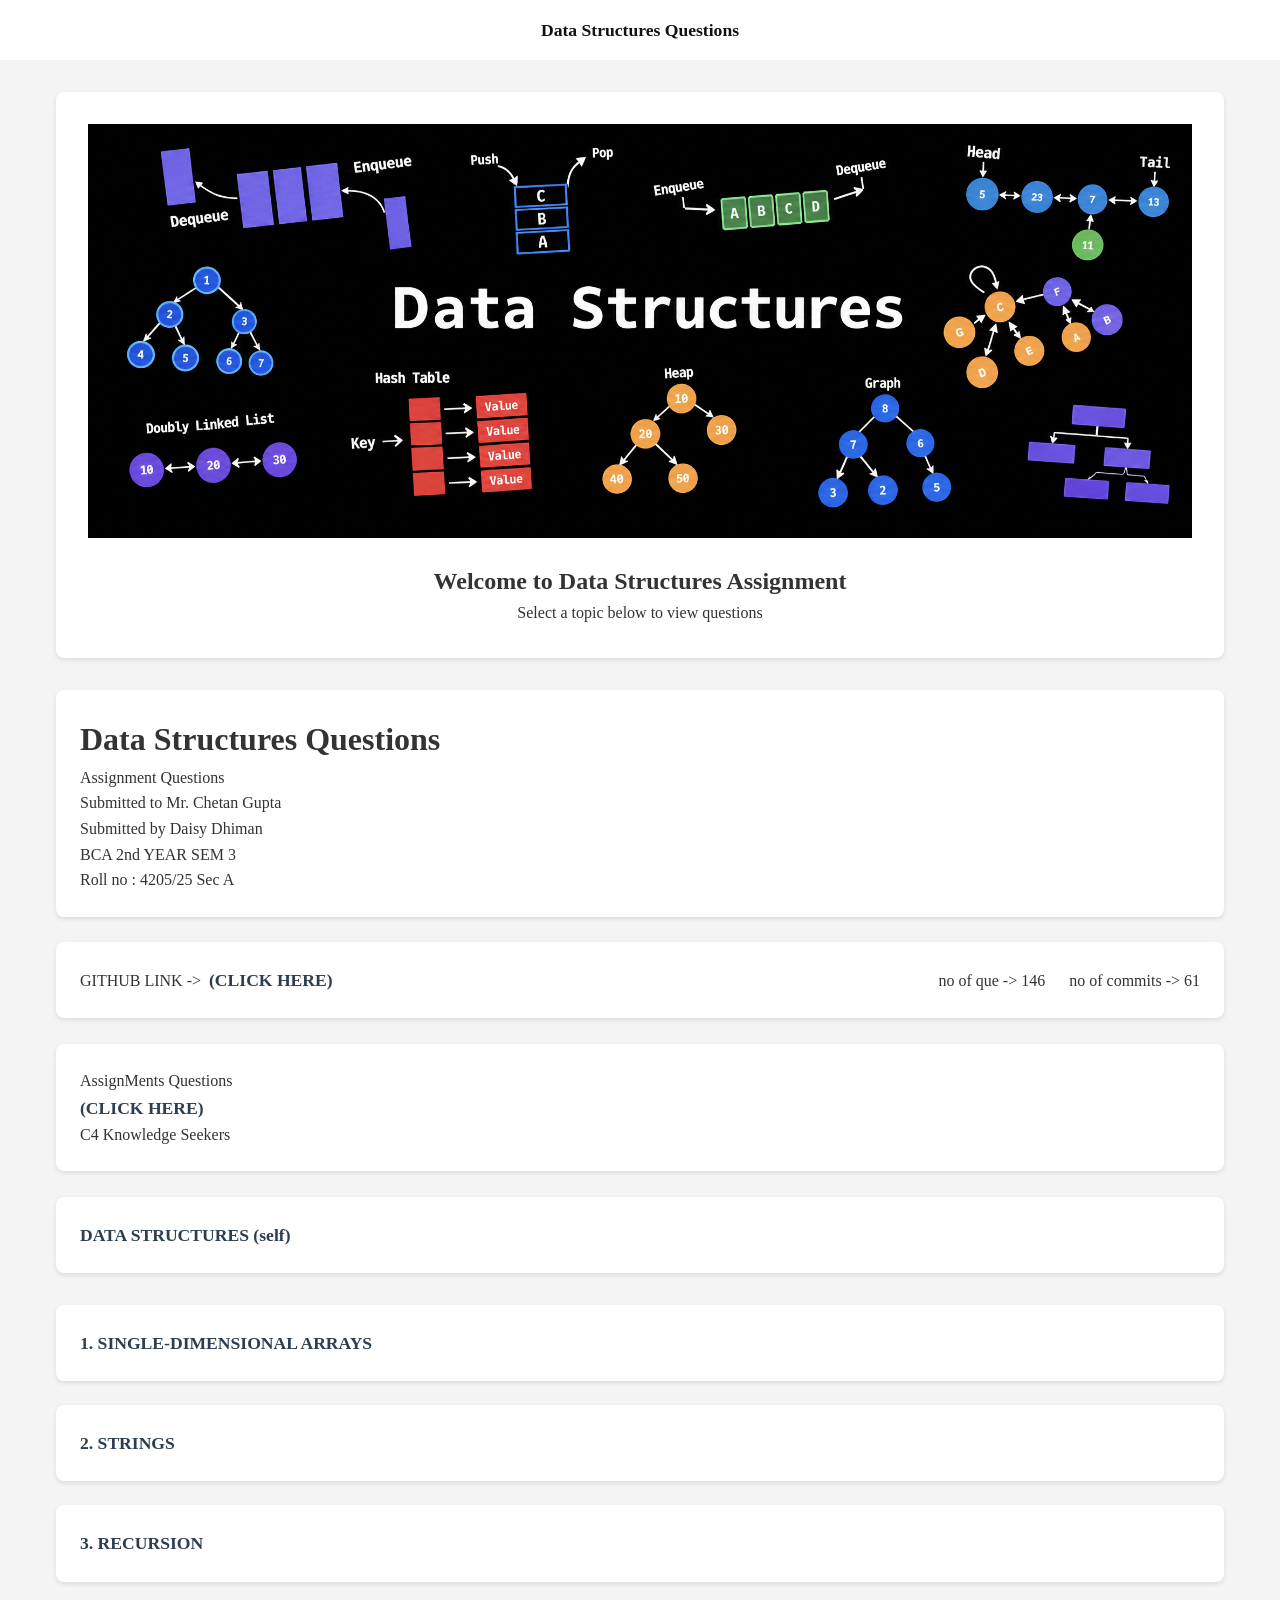
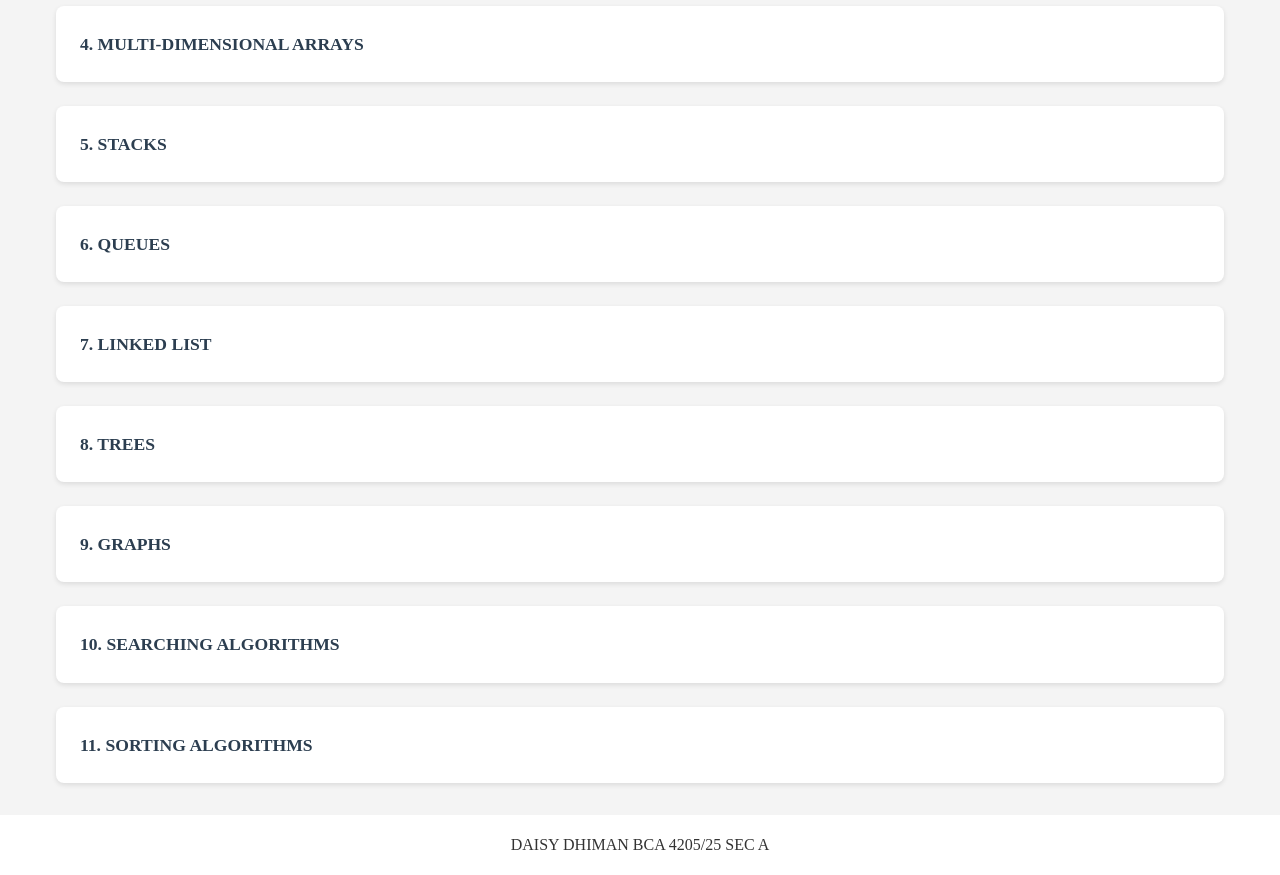
<file: index.html>
<!DOCTYPE html>
<html lang="en">
<head>
    <meta charset="UTF-8">
    <meta name="viewport" content="width=device-width, initial-scale=1.0">
    <title>Data Structures - BCA 4205/25 Daisy Dhiman</title>
    <link rel="stylesheet" href="web-pages/style.css">
</head>
<body>
    <nav class="simple-nav">
        <div class="nav-logo"><a href="#">Data Structures Questions</a></div>
    </nav>
      
    <div class="container">
        <div class="hero-section">
            <img src="notes/data-structure-ref.png" alt="Data Structures Logo" class="hero-image">
            <h2>Welcome to Data Structures Assignment</h2>
            <p>Select a topic below to view questions</p>
        </div>
        <div class="topic-card">
            <h1>Data Structures Questions</h1>
            <p>Assignment Questions</p>
            <p>Submitted to Mr. Chetan Gupta</p>
            <p>Submitted by Daisy Dhiman</p>
            <p>BCA 2nd YEAR SEM 3</p>
            <p>Roll no : 4205/25 Sec A</p>
        </div>
        <div>
            <br>
            <div class="topic-card" style="display: flex; justify-content: space-between; align-items: center; flex-wrap: wrap; gap: 1rem;">
                <div style="display: flex; align-items: center; gap: 0.5rem;">
                    <span>GITHUB LINK -&gt;</span>
                    <a href="https://github.com/notdgx/data-structures" target="_blank" style="display: inline;">(CLICK HERE)</a>
                </div>
                <div style="display: flex; gap: 1.5rem; align-items: center; flex-wrap: wrap;">
                    <p style="margin: 0;">no of que -&gt; 146</p>
                    <p style="margin: 0;">no of commits -&gt; 61</p>
                </div>
            </div>
        </div>
        <div>
            <br>
            <div class="topic-card">AssignMents Questions
                <a href="https://c4knowledgeseekers.in/practice/data-structures" target="_blank">(CLICK HERE)</a>
                <p>C4 Knowledge Seekers</p>
            </div>
        </div>
        <div>
            <br>
            <div class="topic-card">
                <a href="web-pages/data-structures.html">DATA STRUCTURES (self)</a>
            </div>
        </div>

        <div class="topics-grid">
            <div class="topic-card">
                <a href="web-pages/single-dimensional-arrays.html">1. SINGLE-DIMENSIONAL ARRAYS</a>
            </div>
            <div class="topic-card">
                <a href="web-pages/strings.html">2. STRINGS</a>
            </div>
            <div class="topic-card">
                <a href="web-pages/recursion.html">3. RECURSION</a>
            </div>
            <div class="topic-card">
                <a href="web-pages/multi-dimensional-arrays.html">4. MULTI-DIMENSIONAL ARRAYS</a>
            </div>
            <div class="topic-card">
                <a href="web-pages/stacks.html">5. STACKS</a>
            </div>
            <div class="topic-card">
                <a href="web-pages/queues.html">6. QUEUES</a>
            </div>
            <div class="topic-card">
                <a href="web-pages/linked-list.html">7. LINKED LIST</a>
            </div>
            <div class="topic-card">
                <a href="web-pages/trees.html">8. TREES</a>
            </div>
            <div class="topic-card">
                <a href="web-pages/graphs.html">9. GRAPHS</a>
            </div>
            <div class="topic-card">
                <a href="web-pages/searching-algorithms.html">10. SEARCHING ALGORITHMS</a>
            </div>
            <div class="topic-card">
                <a href="web-pages/sorting-algorithms.html">11. SORTING ALGORITHMS</a>
            </div>
        </div>
    </div>

    <footer>
        <p>DAISY DHIMAN BCA 4205/25 SEC A</p>
    </footer>
</body>
</html>
</file>
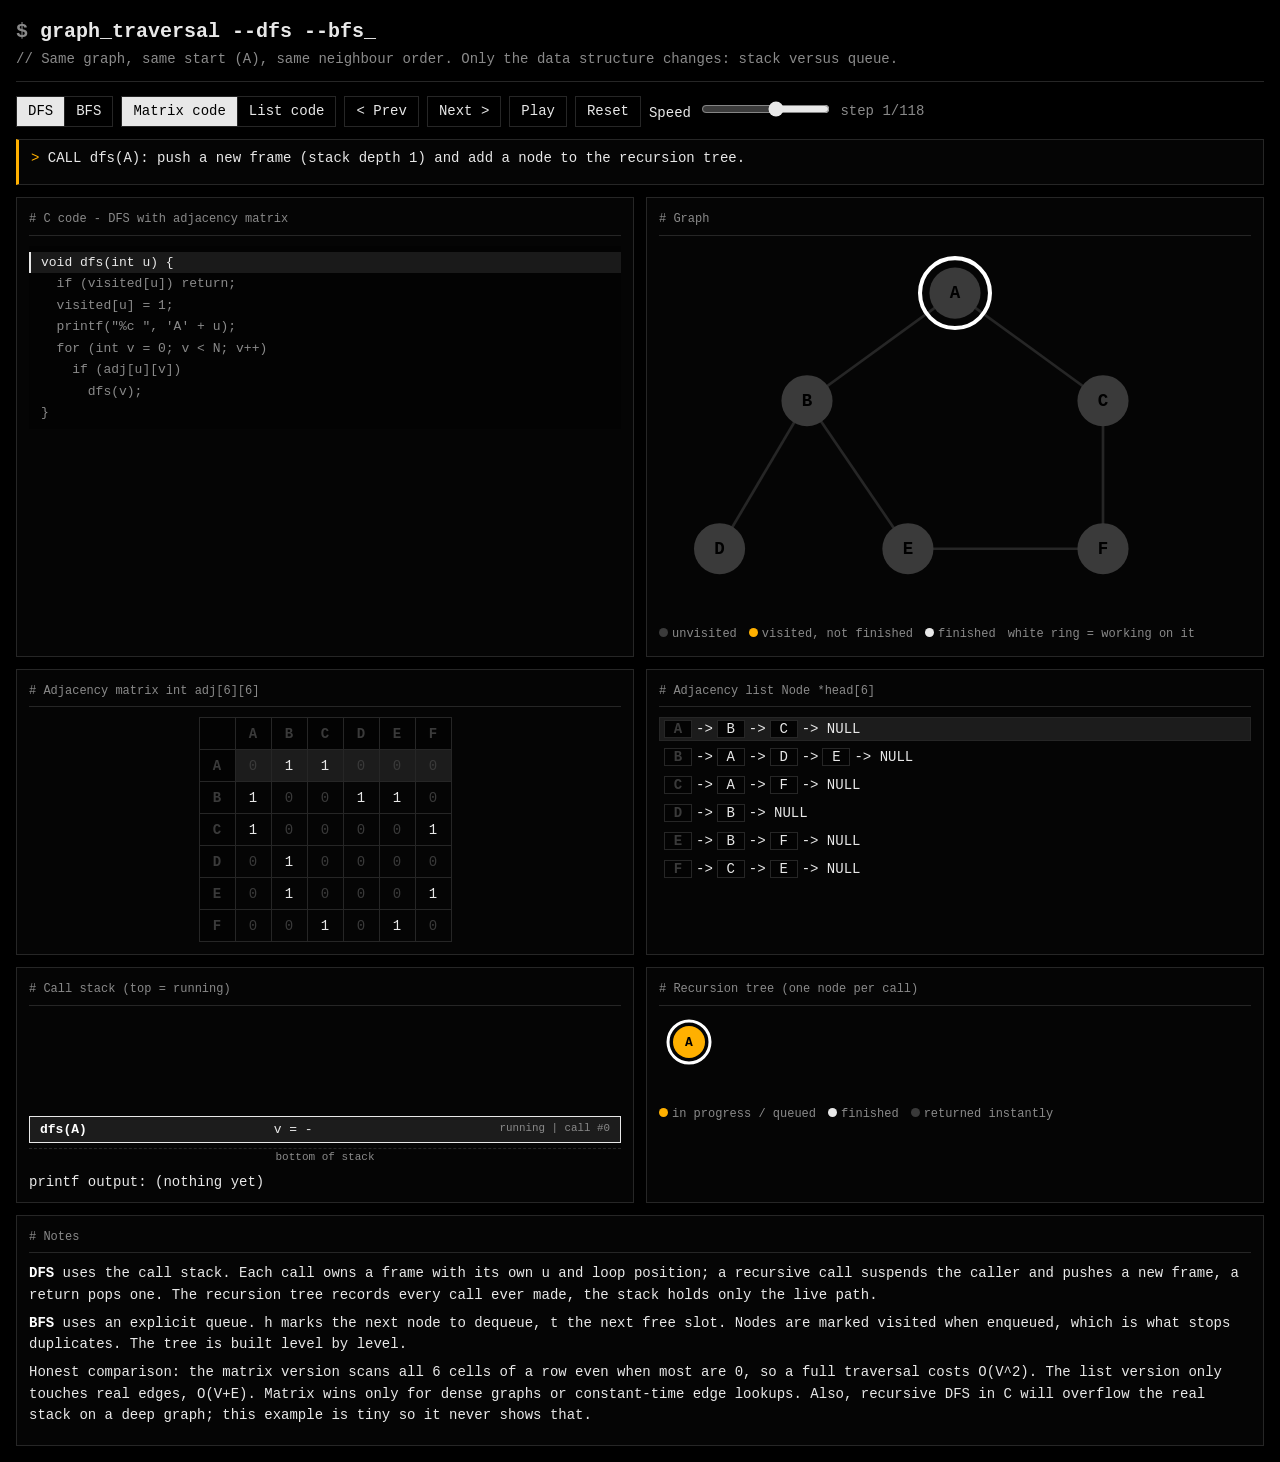
<file: notes/graph_traversal.html>
<!DOCTYPE html>
<html lang="en"><head><meta charset="utf-8">
<meta name="viewport" content="width=device-width, initial-scale=1, viewport-fit=cover">
<title>graph_traversal</title>
<style>
:root{--bg:#000;--pn:#050505;--tx:#e8e8e8;--mu:#8a8a8a;--bd:#262626;--act:#ffb000;--done:#e8e8e8;--skip:#3a3a3a;--hl:#ffffff;--code:#030303;--hi:rgba(255,255,255,.09);--nt:#000;--f:ui-monospace,"SF Mono",Menlo,Consolas,"Courier New",monospace;box-sizing:border-box;padding-top:env(safe-area-inset-top,0px);padding-bottom:env(safe-area-inset-bottom,0px);color-scheme:dark}
*{box-sizing:border-box}html{scroll-padding-top:env(safe-area-inset-top,0px);background:#000}
body{margin:0;padding:16px;color:var(--tx);font:14px/1.55 var(--f);background:#000}
h1{font-size:20px;margin:0;font-weight:600;}
h1::before{content:"$ ";color:var(--mu)}h1::after{content:"_";animation:bl 1s steps(1) infinite}
@keyframes bl{50%{opacity:0}}
.sub{color:var(--mu);margin:2px 0 14px;padding-bottom:10px;border-bottom:1px solid var(--bd)}.sub::before{content:"// "}
.ctl{display:flex;flex-wrap:wrap;gap:8px;align-items:center;margin-bottom:12px}
.grp{display:inline-flex;border:1px solid var(--bd)}
button{background:transparent;color:var(--tx);border:1px solid var(--bd);padding:4px 11px;font:inherit;cursor:pointer;border-radius:0}
.grp button{border:0;border-right:1px solid var(--bd)}.grp button:last-child{border:0}
button.on{background:var(--tx);color:#000}button:hover{border-color:var(--tx)}
input[type=range]{accent-color:var(--tx)}
#msg{padding:8px 12px;border:1px solid var(--bd);border-left:3px solid var(--act);background:var(--pn);min-height:46px;margin-bottom:12px}
#msg::before{content:"> ";color:var(--act)}
.grid{display:grid;grid-template-columns:1fr 1fr;gap:12px}
@media(max-width:820px){.grid{grid-template-columns:1fr}}
.pn{background:var(--pn);border:1px solid var(--bd);padding:12px;min-width:0}
.pn h2{font-size:12px;font-weight:400;color:var(--mu);margin:0 0 10px;padding-bottom:6px;border-bottom:1px solid var(--bd)}
.pn h2::before{content:"# "}
.full{grid-column:1/-1}
pre{margin:0;background:var(--code);padding:6px 0;font:13px/1.65 var(--f);overflow-x:auto}
.ln{padding:0 10px;white-space:pre;border-left:2px solid transparent;color:var(--mu)}.ln.on{background:var(--hi);border-left-color:var(--tx);color:var(--tx)}
table{border-collapse:collapse;margin:auto;font:14px var(--f)}
td,th{width:36px;height:32px;text-align:center;border:1px solid var(--bd)}th{background:var(--code);font-weight:600}
td.r{background:var(--hi)}td.c{background:var(--hl);color:var(--nt);font-weight:700}td.z{color:var(--skip)}
.lst{font:14px var(--f);display:flex;flex-direction:column;gap:4px}
.lr{display:flex;align-items:center;gap:4px;padding:2px 4px;border:1px solid transparent}.lr.r{background:var(--hi);border-color:var(--bd)}
.bx{border:1px solid var(--bd);padding:0 8px;background:var(--code);min-width:28px;text-align:center}.bx.hd{font-weight:700}.bx.c{background:var(--hl);color:var(--nt)}
#stack{display:flex;flex-direction:column-reverse;gap:5px;min-height:150px}
.fr{border:1px solid var(--bd);padding:5px 10px;font:13px var(--f);display:flex;justify-content:space-between;gap:8px;flex-wrap:wrap;animation:in .2s}
.fr.top{border-color:var(--tx);background:var(--hi)}.fr small{color:var(--mu)}
.base{text-align:center;color:var(--mu);font-size:11px;border-top:1px dashed var(--bd);order:-1}
@keyframes in{from{opacity:0;transform:translateY(-10px)}to{opacity:1;transform:none}}
#q{display:flex;gap:6px;flex-wrap:wrap;font:14px var(--f);min-height:70px;align-items:flex-start}
.qc{border:1px solid var(--bd);width:46px;text-align:center;animation:in .2s}.qc b{display:block;font-size:16px}.qc small{color:var(--mu);font-size:11px}
.qc.gone{opacity:.35;text-decoration:line-through}.qc.hd{border-color:var(--tx);background:var(--hi)}.qc.tl{border-style:dashed;color:var(--mu)}
#out{margin-top:8px;font:14px var(--f)}
#tw{overflow:auto;max-height:340px}
svg text{font:700 13px var(--f);fill:var(--tx);text-anchor:middle;dominant-baseline:central;pointer-events:none}
.lg{display:flex;gap:12px;flex-wrap:wrap;color:var(--mu);font-size:12px;margin-top:8px}.lg i{display:inline-block;width:9px;height:9px;border-radius:50%;margin-right:4px}
p{margin:0 0 6px}b{color:#fff;font-weight:600}
</style></head><body>
<h1>graph_traversal --dfs --bfs</h1>
<p class="sub">Same graph, same start (A), same neighbour order. Only the data structure changes: stack versus queue.</p>
<div class="ctl">
<span class="grp"><button id="aD" class="on">DFS</button><button id="aB">BFS</button></span>
<span class="grp"><button id="rM" class="on">Matrix code</button><button id="rL">List code</button></span>
<button id="pv">&lt; Prev</button><button id="nx">Next &gt;</button><button id="pl">Play</button><button id="rs">Reset</button>
<label>Speed <input type="range" id="sp" min="150" max="1500" value="700" style="direction:rtl"></label>
<span id="ct" style="color:var(--mu)"></span></div>
<div id="msg"></div>
<div class="grid">
<div class="pn"><h2 id="hc">C code</h2><pre id="code"></pre></div>
<div class="pn"><h2>Graph</h2><svg id="g" viewBox="0 0 440 270" width="100%"></svg>
<div class="lg"><span><i style="background:var(--skip)"></i>unvisited</span><span><i style="background:var(--act)"></i>visited, not finished</span><span><i style="background:var(--done)"></i>finished</span><span>white ring = working on it</span></div></div>
<div class="pn"><h2>Adjacency matrix  int adj[6][6]</h2><div id="mx"></div></div>
<div class="pn"><h2>Adjacency list  Node *head[6]</h2><div id="ls" class="lst"></div></div>
<div class="pn"><h2 id="hs"></h2><div id="stack"></div><div id="q"></div><div id="out"></div></div>
<div class="pn"><h2 id="ht"></h2><div id="tw"><svg id="t"></svg></div>
<div class="lg"><span><i style="background:var(--act)"></i>in progress / queued</span><span><i style="background:var(--done)"></i>finished</span><span><i style="background:var(--skip)"></i>returned instantly</span></div></div>
<div class="pn full"><h2>Notes</h2>
<p><b>DFS</b> uses the call stack. Each call owns a frame with its own u and loop position; a recursive call suspends the caller and pushes a new frame, a return pops one. The recursion tree records every call ever made, the stack holds only the live path.</p>
<p><b>BFS</b> uses an explicit queue. h marks the next node to dequeue, t the next free slot. Nodes are marked visited when enqueued, which is what stops duplicates. The tree is built level by level.</p>
<p>Honest comparison: the matrix version scans all 6 cells of a row even when most are 0, so a full traversal costs O(V^2). The list version only touches real edges, O(V+E). Matrix wins only for dense graphs or constant-time edge lookups. Also, recursive DFS in C will overflow the real stack on a deep graph; this example is tiny so it never shows that.</p></div>
</div>
<script>
const Lb="ABCDEF",adj={A:["B","C"],B:["A","D","E"],C:["A","F"],D:["B"],E:["B","F"],F:["C","E"]};
const M=[...Lb].map(a=>[...Lb].map(b=>adj[a].includes(b)?1:0));
const P={A:[220,35],B:[110,115],C:[330,115],D:[45,225],E:[185,225],F:[330,225]};
const CODE={
dfs:{m:[`void dfs(int u) {`,`  if (visited[u]) return;`,`  visited[u] = 1;`,`  printf("%c ", 'A' + u);`,`  for (int v = 0; v < N; v++)`,`    if (adj[u][v])`,`      dfs(v);`,`}`],
 l:[`void dfs(int u) {`,`  if (visited[u]) return;`,`  visited[u] = 1;`,`  printf("%c ", 'A' + u);`,`  for (Node *p = head[u]; p; p = p->next)`,`    dfs(p->v);`,`}`]},
bfs:{m:[`void bfs(int s) {`,`  int q[N], h = 0, t = 0;`,`  visited[s] = 1; q[t++] = s;`,`  while (h < t) {`,`    int u = q[h++];`,`    printf("%c ", 'A' + u);`,`    for (int v = 0; v < N; v++)`,`      if (adj[u][v] && !visited[v]) {`,`        visited[v] = 1;`,`        q[t++] = v;`,`      }`,`  }`,`}`],
 l:[`void bfs(int s) {`,`  int q[N], h = 0, t = 0;`,`  visited[s] = 1; q[t++] = s;`,`  while (h < t) {`,`    int u = q[h++];`,`    printf("%c ", 'A' + u);`,`    for (Node *p = head[u]; p; p = p->next)`,`      if (!visited[p->v]) {`,`        visited[p->v] = 1;`,`        q[t++] = p->v;`,`      }`,`  }`,`}`]}};
function build(algo,rep){
 const S=[],mx=rep=="m";let stack=[],tree=[],vis=new Set(),done=new Set(),out=[],q=[],h=0,nid=0;
 const sn=(line,msg,cur,scan)=>S.push({line,msg,cur:cur==null?-1:cur,scan:scan||null,stack:stack.map(f=>({...f})),tree:tree.map(t=>({...t})),vis:[...vis],done:[...done],out:[...out],q:[...q],h});
 const nb=u=>mx?[...Lb].map((v,j)=>({v,e:M[Lb.indexOf(u)][j]})):adj[u].map(v=>({v,e:1}));
 if(algo=="dfs"){
  const T=mx?6:5,R=mx?7:6,E=mx?8:7;
  const dfs=(u,pid)=>{
   const id=nid++,n={id,u,pid,st:"act"};tree.push(n);const f={id,u,v:null};stack.push(f);
   sn(1,"CALL dfs("+u+"): push a new frame (stack depth "+stack.length+") and add a node to the recursion tree.",id);
   if(vis.has(u)){n.st="skip";sn(2,"visited["+u+"] is already 1, so this call returns at once. It did no work, but it still cost a frame.",id);stack.pop();sn(2,"POP frame of dfs("+u+"). The caller resumes right after its call line.",pid);return}
   sn(2,"visited["+u+"] is 0, so continue.",id);
   vis.add(u);sn(3,"visited["+u+"] = 1.",id);
   out.push(u);sn(4,"printf: visit "+u+".",id);
   for(const{v,e}of nb(u)){
    f.v=v;
    sn(T,mx?"adj["+u+"]["+v+"] = "+e+(e?": edge exists, so recurse.":": no edge, skip."):"p->v = "+v+": next node in the list of "+u+".",id,{u,v});
    if(!e)continue;
    sn(R,"dfs("+v+") is called. The frame of dfs("+u+") is suspended here until it returns.",id,{u,v});
    dfs(v,id);
    sn(R,"Back in dfs("+u+"): the call returned, loop moves on.",id,{u,v});
   }
   f.v=null;n.st="done";done.add(u);
   sn(E,"No neighbours left. dfs("+u+") finishes.",id);stack.pop();sn(E,"POP frame of dfs("+u+").",pid);
  };
  dfs("A",null);sn(E,"Stack is empty. DFS complete.");
 }else{
  const ids={},mk=(u,pid)=>{const id=nid++;tree.push({id,u,pid,st:"act"});ids[u]=id;return id};
  sn(1,"Start BFS from A.");sn(2,"Create queue q with head h = 0 and tail t = 0.");
  vis.add("A");mk("A",null);q.push("A");
  sn(3,"visited[A] = 1 and enqueue A. BFS marks a node when it is enqueued, not when it is dequeued.",0);
  while(h<q.length){
   sn(4,"h < t ("+h+" < "+q.length+"): queue is not empty.");
   const u=q[h++],cu=ids[u];
   sn(5,"Dequeue: u = q[h++] = "+u+". Head pointer moves to "+h+".",cu);
   out.push(u);sn(6,"printf: visit "+u+".",cu);
   for(const{v,e}of nb(u)){
    if(!mx)sn(7,"p->v = "+v+": next node in the list of "+u+".",cu,{u,v});
    const nv=vis.has(v);
    sn(8,mx?"adj["+u+"]["+v+"] = "+e+(e?(nv?" but "+v+" is already visited: skip.":" and "+v+" is unvisited: take it."):": no edge, skip."):"visited["+v+"] is "+(nv?"1: skip.":"0: take it."),cu,{u,v});
    if(e&&!nv){vis.add(v);mk(v,cu);sn(9,"visited["+v+"] = 1 now, so no one else can enqueue it twice.",cu,{u,v});q.push(v);sn(10,"Enqueue q[t++] = "+v+". Waiting in queue: "+q.slice(h).join(" ")+".",cu,{u,v})}
   }
   tree[cu].st="done";done.add(u);sn(12,"All neighbours of "+u+" scanned. "+u+" is finished.",cu);
  }
  sn(13,"Queue is empty. BFS complete.");
 }
 return S;
}
let algo="dfs",rep="m",steps,i=0,timer=null;const $=s=>document.querySelector(s);
const css=v=>getComputedStyle(document.documentElement).getPropertyValue(v).trim();
const NS="http://www.w3.org/2000/svg";
function el(t,a,p){const e=document.createElementNS(NS,t);for(const k in a)e.setAttribute(k,a[k]);p.appendChild(e);return e}
function setup(){stop();steps=build(algo,rep);i=0;
 $("#aD").classList.toggle("on",algo=="dfs");$("#aB").classList.toggle("on",algo=="bfs");$("#rM").classList.toggle("on",rep=="m");$("#rL").classList.toggle("on",rep=="l");
 $("#hc").textContent="C code - "+algo.toUpperCase()+" with "+(rep=="m"?"adjacency matrix":"adjacency list");
 $("#hs").textContent=algo=="dfs"?"Call stack (top = running)":"Queue  q[]  with h and t";
 $("#ht").textContent=algo=="dfs"?"Recursion tree (one node per call)":"BFS tree (node created on enqueue)";
 $("#stack").style.display=algo=="dfs"?"flex":"none";$("#q").style.display=algo=="bfs"?"flex":"none";
 $("#code").innerHTML=CODE[algo][rep].map((c,k)=>'<div class="ln" id="l'+(k+1)+'">'+c.replace(/&/g,"&amp;").replace(/</g,"&lt;")+"</div>").join("");
 render()}
function render(){
 const s=steps[i];$("#msg").textContent=s.msg;$("#ct").textContent="step "+(i+1)+"/"+steps.length;
 document.querySelectorAll(".ln").forEach(e=>e.classList.remove("on"));const l=$("#l"+s.line);if(l)l.classList.add("on");
 const cn=s.cur>=0?s.tree[s.cur].u:null,au=s.scan?s.scan.u:cn;
 const col=u=>s.done.includes(u)?css("--done"):s.vis.includes(u)?css("--act"):css("--skip");
 const g=$("#g");g.innerHTML="";const seen=new Set();
 for(const a in adj)for(const b of adj[a]){const k=[a,b].sort().join("");if(seen.has(k))continue;seen.add(k);
  let on=false;if(algo=="dfs")for(let j=1;j<s.stack.length;j++)if([s.stack[j-1].u,s.stack[j].u].sort().join("")==k)on=true;
  const sc=s.scan&&[s.scan.u,s.scan.v].sort().join("")==k&&adj[s.scan.u].includes(s.scan.v);
  el("line",{x1:P[a][0],y1:P[a][1],x2:P[b][0],y2:P[b][1],stroke:sc?css("--hl"):on?css("--act"):css("--bd"),"stroke-width":sc||on?4:2},g)}
 for(const u in P){if(u==cn)el("circle",{cx:P[u][0],cy:P[u][1],r:26,fill:"none",stroke:css("--hl"),"stroke-width":3},g);
  el("circle",{cx:P[u][0],cy:P[u][1],r:19,fill:col(u)},g);el("text",{x:P[u][0],y:P[u][1],style:"fill:"+css("--nt")},g).textContent=u}
 let m="<table><tr><th></th>"+[...Lb].map(x=>'<th style="color:'+col(x)+'">'+x+"</th>").join("")+"</tr>";
 [...Lb].forEach((a,r)=>{m+='<tr><th style="color:'+col(a)+'">'+a+"</th>"+M[r].map((x,c2)=>'<td class="'+(s.scan&&s.scan.u==a&&s.scan.v==Lb[c2]?"c":au==a?"r":"")+(x?"":" z")+'">'+x+"</td>").join("")+"</tr>"});
 $("#mx").innerHTML=m+"</table>";
 $("#ls").innerHTML=[...Lb].map(a=>'<div class="lr'+(au==a?" r":"")+'"><span class="bx hd" style="color:'+col(a)+'">'+a+"</span>"+adj[a].map(v=>' -&gt; <span class="bx'+(s.scan&&s.scan.u==a&&s.scan.v==v?" c":"")+'">'+v+"</span>").join("")+" -&gt; NULL</div>").join("");
 $("#out").textContent="printf output: "+(s.out.join(" ")||"(nothing yet)");
 if(algo=="dfs"){const st=$("#stack");st.innerHTML='<div class="base">bottom of stack</div>';
  s.stack.forEach((f,k)=>{const d=document.createElement("div"),tp=k==s.stack.length-1;d.className="fr"+(tp?" top":"");
   d.innerHTML="<b>dfs("+f.u+")</b><span>"+(f.v?"v = "+f.v:"v = -")+"</span><small>"+(tp?"running":"suspended")+" | call #"+f.id+"</small>";st.appendChild(d)});
  if(!s.stack.length)st.innerHTML+='<div class="fr"><small>(empty)</small></div>'}
 else{let h="";s.q.forEach((u,k)=>{h+='<div class="qc'+(k<s.h?" gone":"")+(k==s.h&&s.h<s.q.length?" hd":"")+'"><b>'+u+"</b><small>q["+k+"]"+(k==s.h?" h":"")+"</small></div>"});
  h+='<div class="qc tl"><b>_</b><small>q['+s.q.length+'] t</small></div>';$("#q").innerHTML=h}
 drawTree(s)}
function drawTree(s){
 const t=$("#t");t.innerHTML="";const kids={},pos={};let leaf=0,maxd=0;
 s.tree.forEach(n=>{if(n.pid!=null)(kids[n.pid]=kids[n.pid]||[]).push(n)});
 (function go(n,d){maxd=Math.max(maxd,d);const ch=kids[n.id]||[];let x;
  if(!ch.length)x=leaf++;else{ch.forEach(c=>go(c,d+1));x=(pos[ch[0].id].x+pos[ch[ch.length-1].id].x)/2}pos[n.id]={x,d}})(s.tree[0],0);
 const W=Math.max(leaf,1)*46+30,H=(maxd+1)*54+20;t.setAttribute("width",W);t.setAttribute("height",H);t.setAttribute("viewBox","0 0 "+W+" "+H);
 const X=n=>pos[n.id].x*46+30,Y=n=>pos[n.id].d*54+26;
 s.tree.forEach(n=>{if(n.pid!=null){const p=s.tree[n.pid];el("line",{x1:X(p),y1:Y(p),x2:X(n),y2:Y(n),stroke:css("--bd"),"stroke-width":2},t)}});
 s.tree.forEach(n=>{const c=n.st=="done"?css("--done"):n.st=="skip"?css("--skip"):css("--act");
  if(n.id==s.cur)el("circle",{cx:X(n),cy:Y(n),r:21,fill:"none",stroke:css("--hl"),"stroke-width":3},t);
  const o=el("circle",{cx:X(n),cy:Y(n),r:16,fill:c},t);if(n.st=="skip"){o.setAttribute("stroke-dasharray","3 2");o.setAttribute("stroke",css("--tx"))}
  el("text",{x:X(n),y:Y(n),style:"fill:"+css("--nt")},t).textContent=n.u})}
function go(k){i=Math.max(0,Math.min(steps.length-1,k));render();if(i==steps.length-1)stop()}
function stop(){clearInterval(timer);timer=null;$("#pl").textContent="Play"}
function play(){if(timer){stop();return}if(i>=steps.length-1)i=0;$("#pl").textContent="Pause";timer=setInterval(()=>go(i+1),+$("#sp").value)}
$("#nx").onclick=()=>{stop();go(i+1)};$("#pv").onclick=()=>{stop();go(i-1)};$("#rs").onclick=()=>{stop();go(0)};$("#pl").onclick=play;
$("#sp").oninput=()=>{if(timer){stop();play()}};
$("#aD").onclick=()=>{algo="dfs";setup()};$("#aB").onclick=()=>{algo="bfs";setup()};$("#rM").onclick=()=>{rep="m";setup()};$("#rL").onclick=()=>{rep="l";setup()};
addEventListener("keydown",e=>{if(e.key=="ArrowRight")$("#nx").click();if(e.key=="ArrowLeft")$("#pv").click();if(e.key==" "){e.preventDefault();play()}});
matchMedia("(prefers-color-scheme:dark)").addEventListener("change",render);
setup();
</script></body></html>
</file>
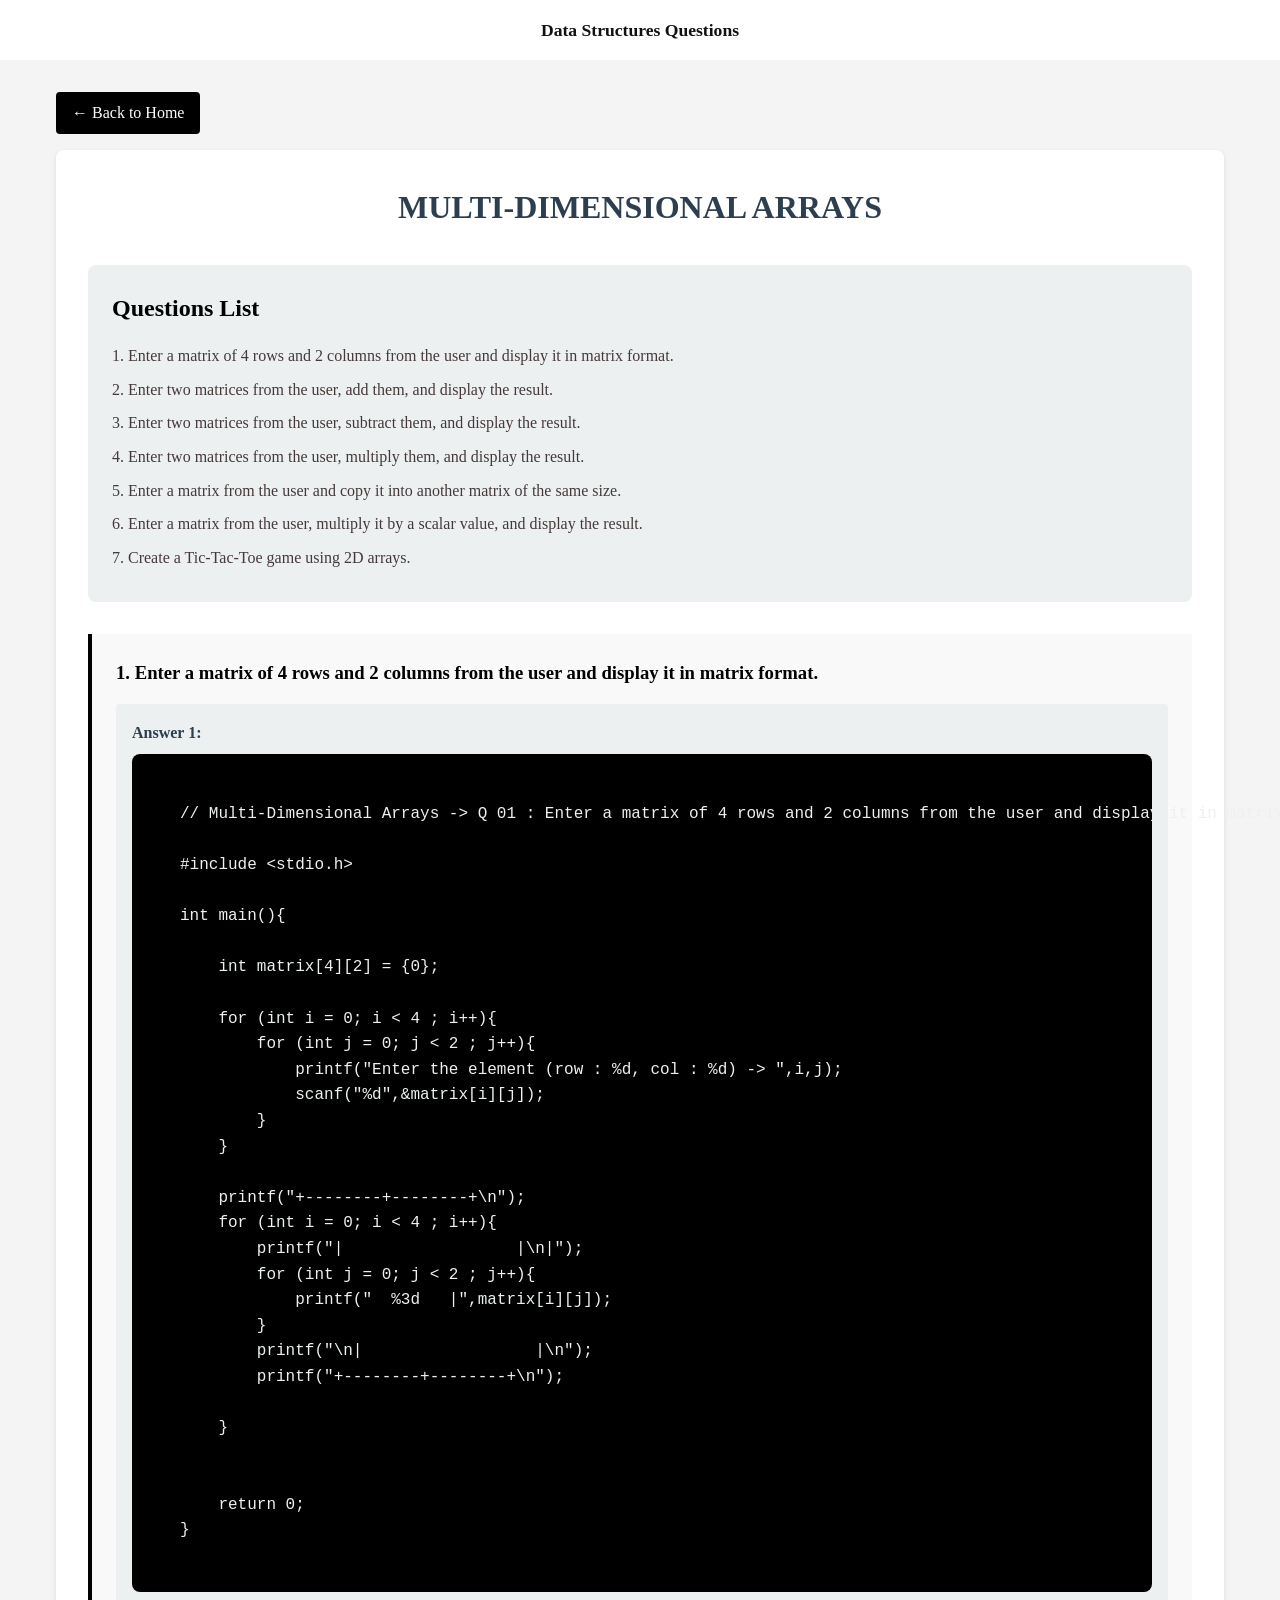
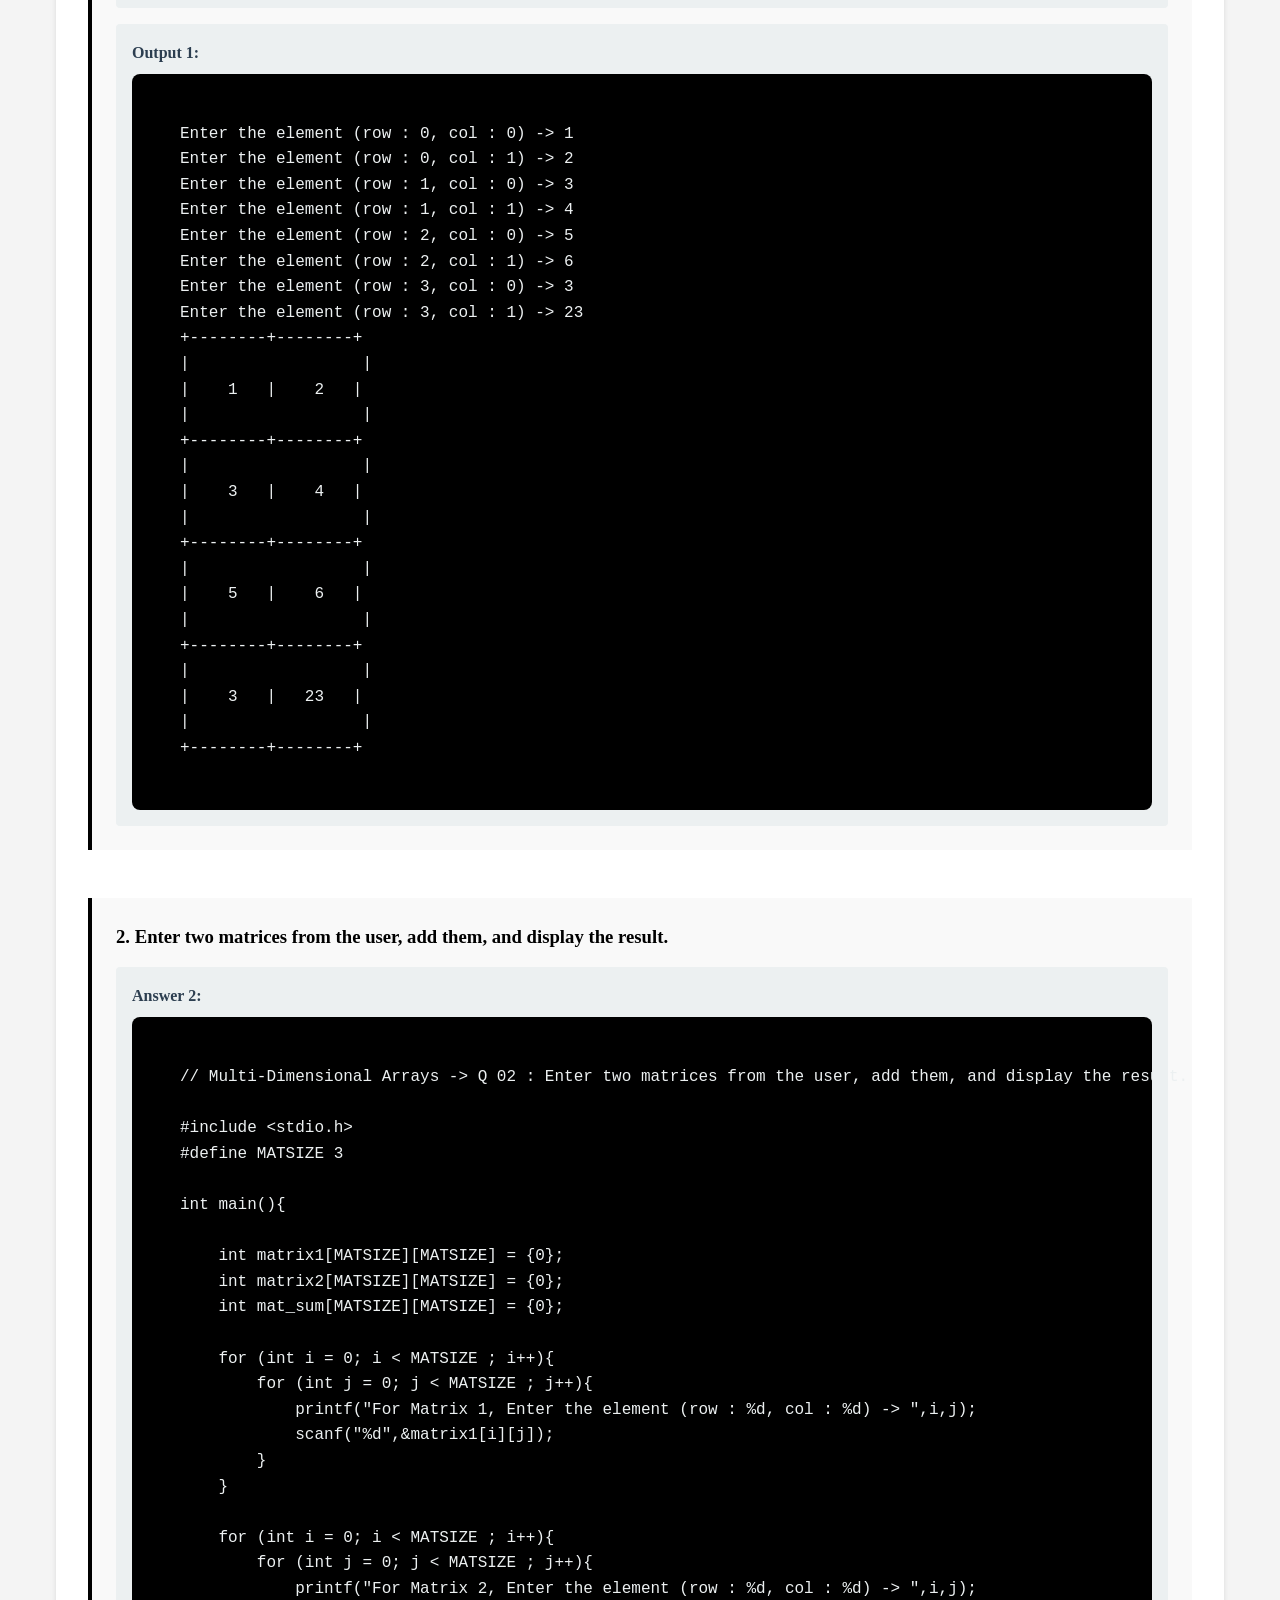
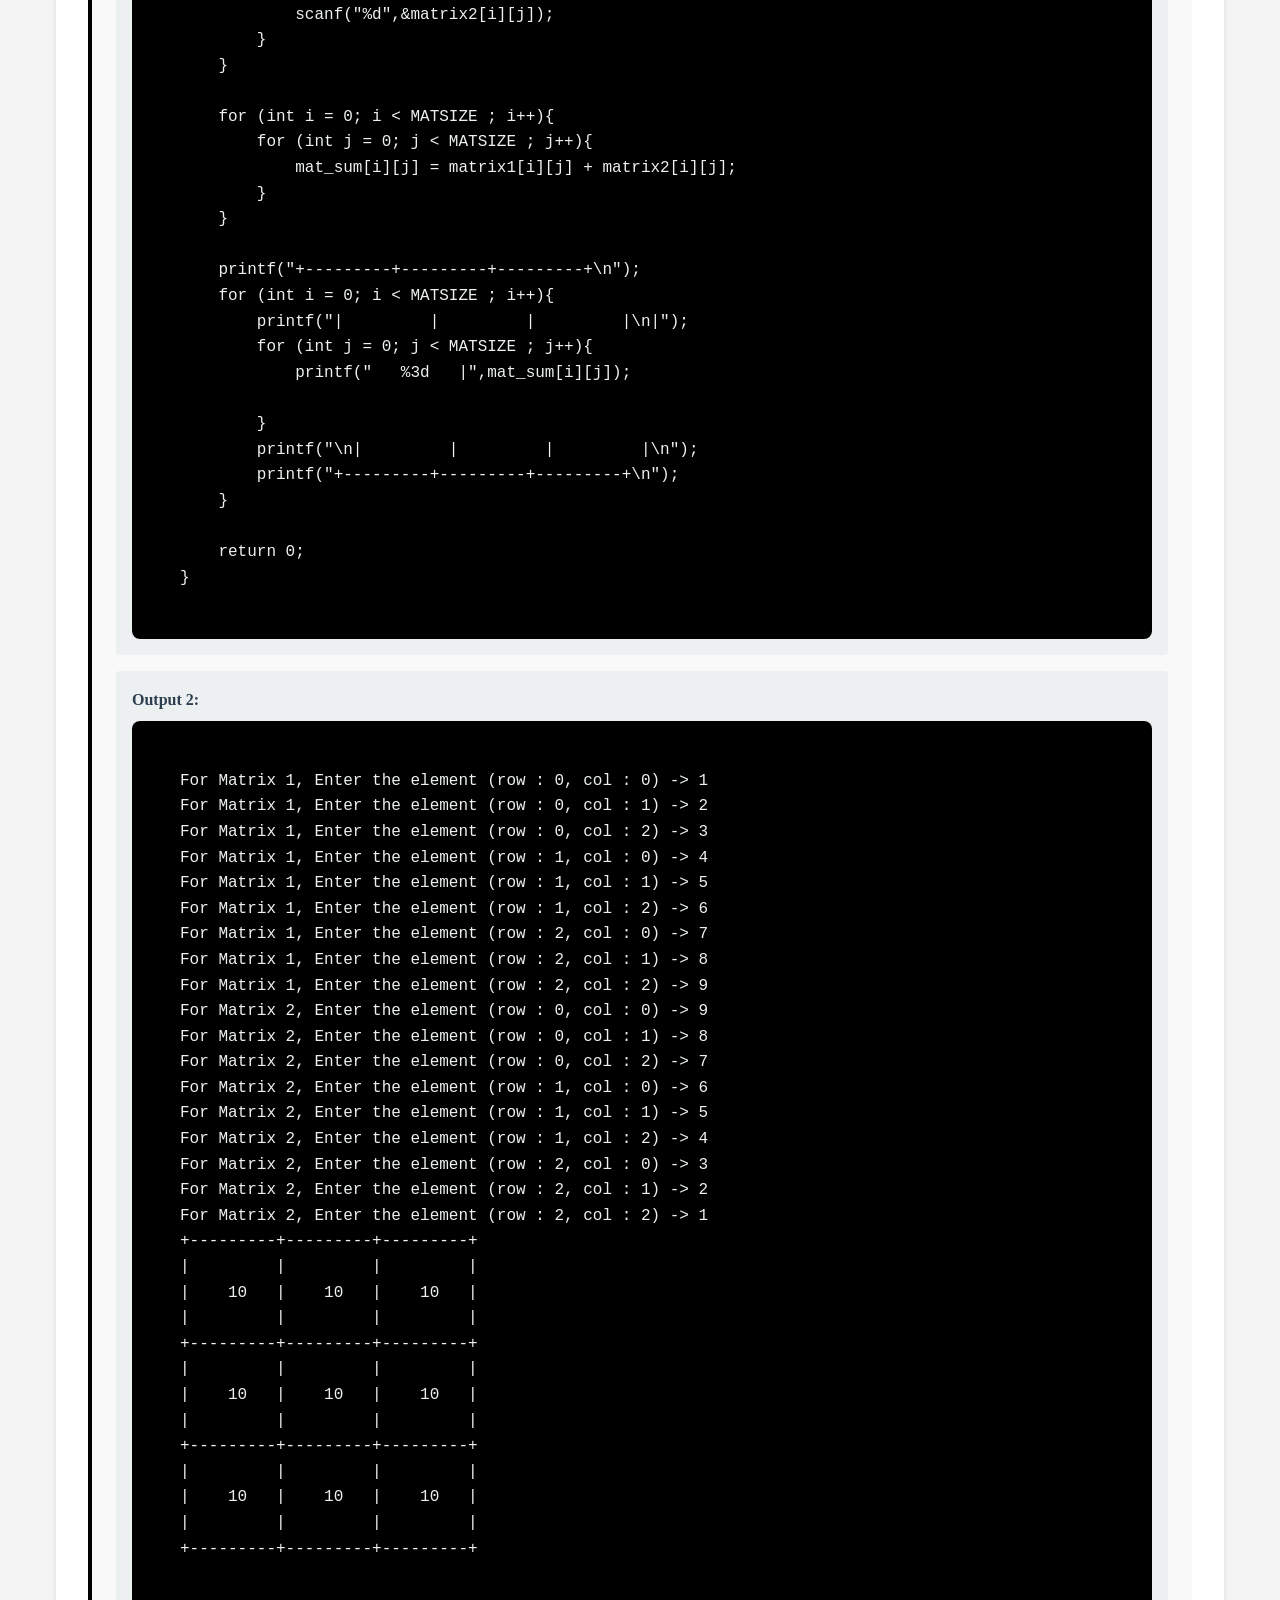
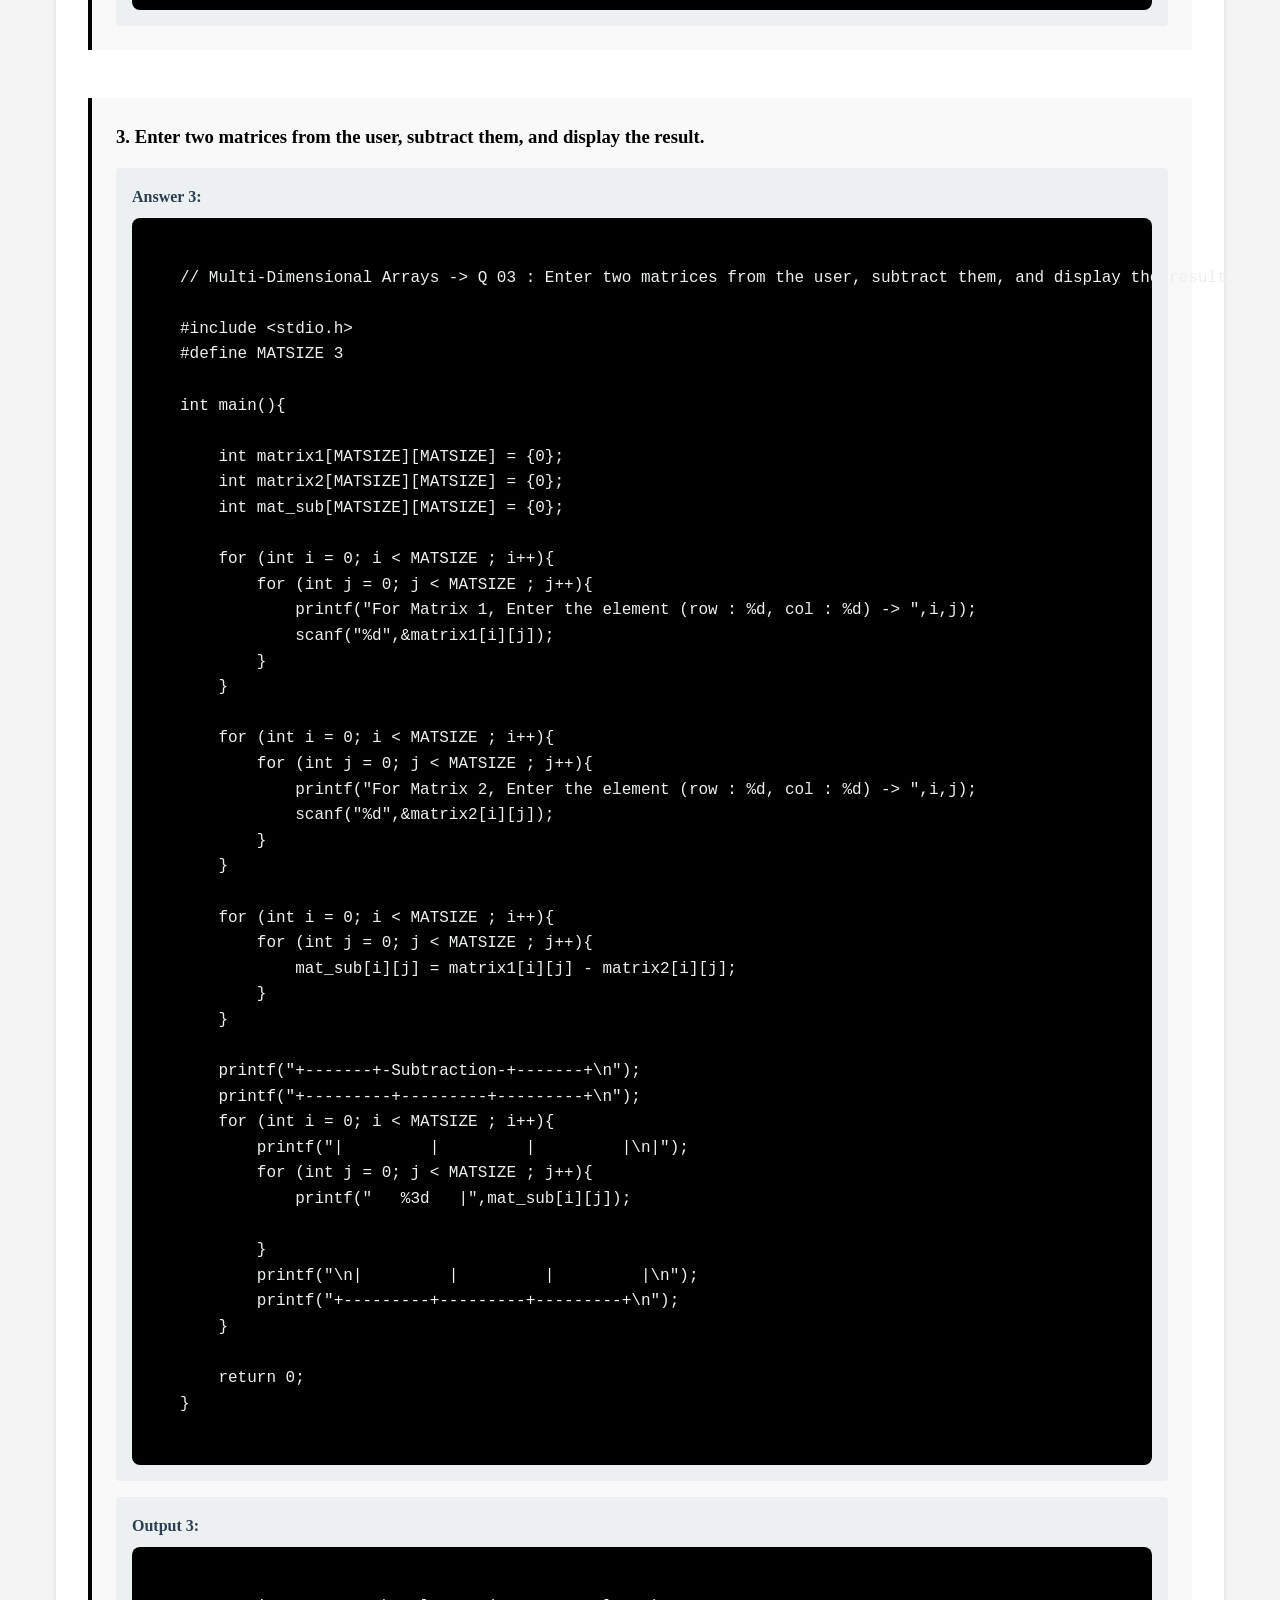
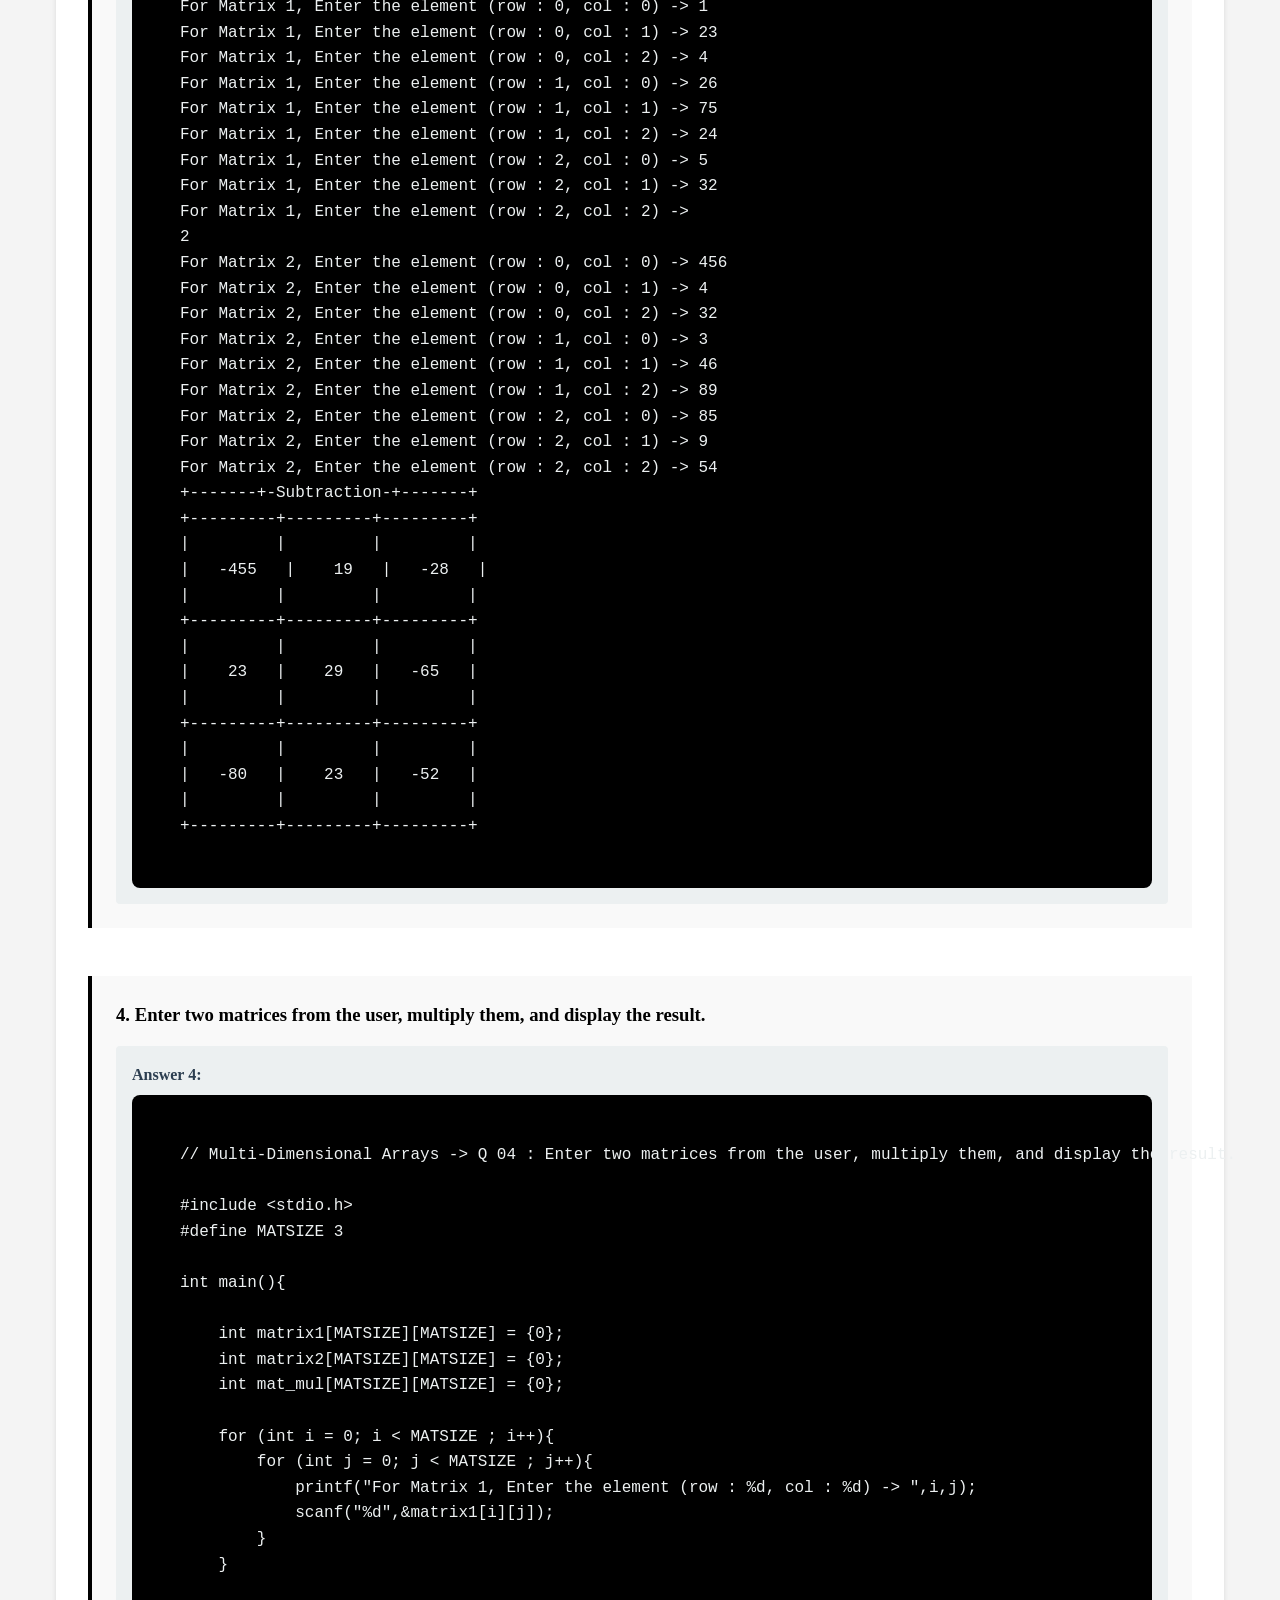
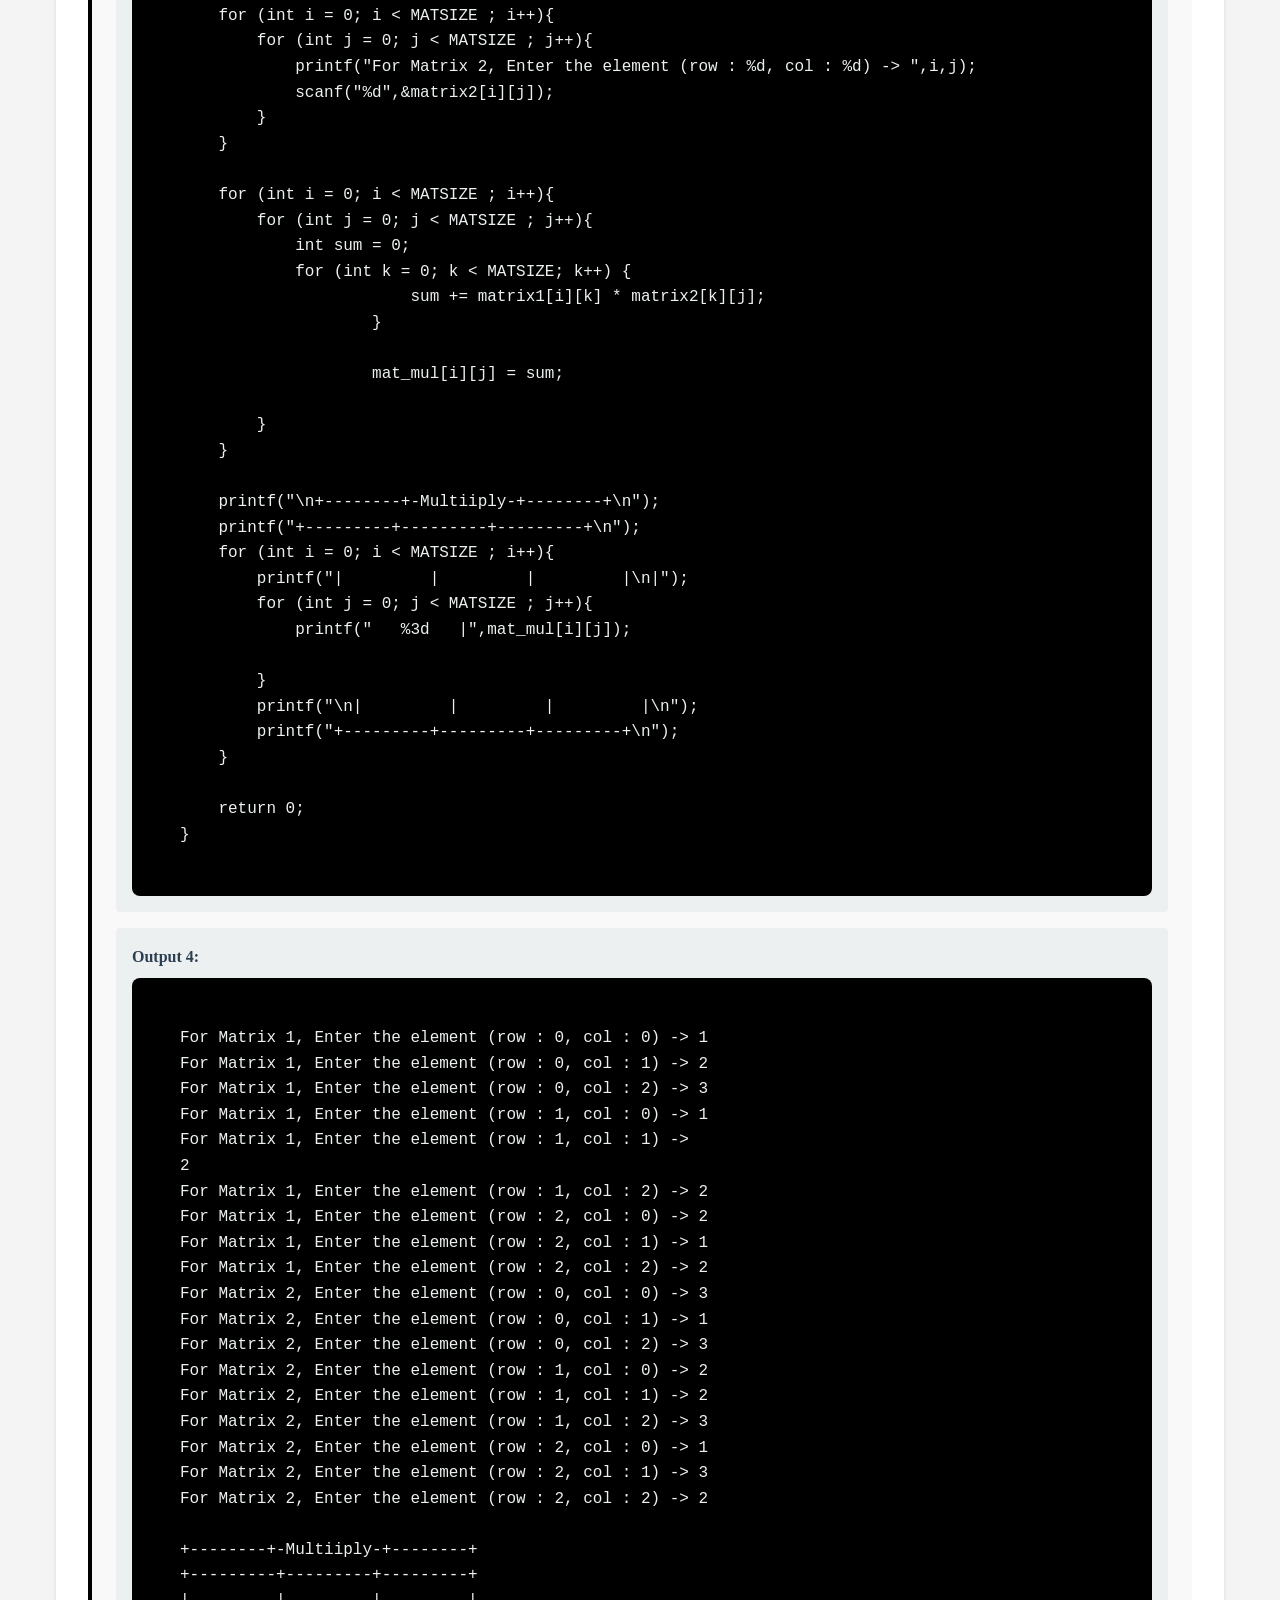
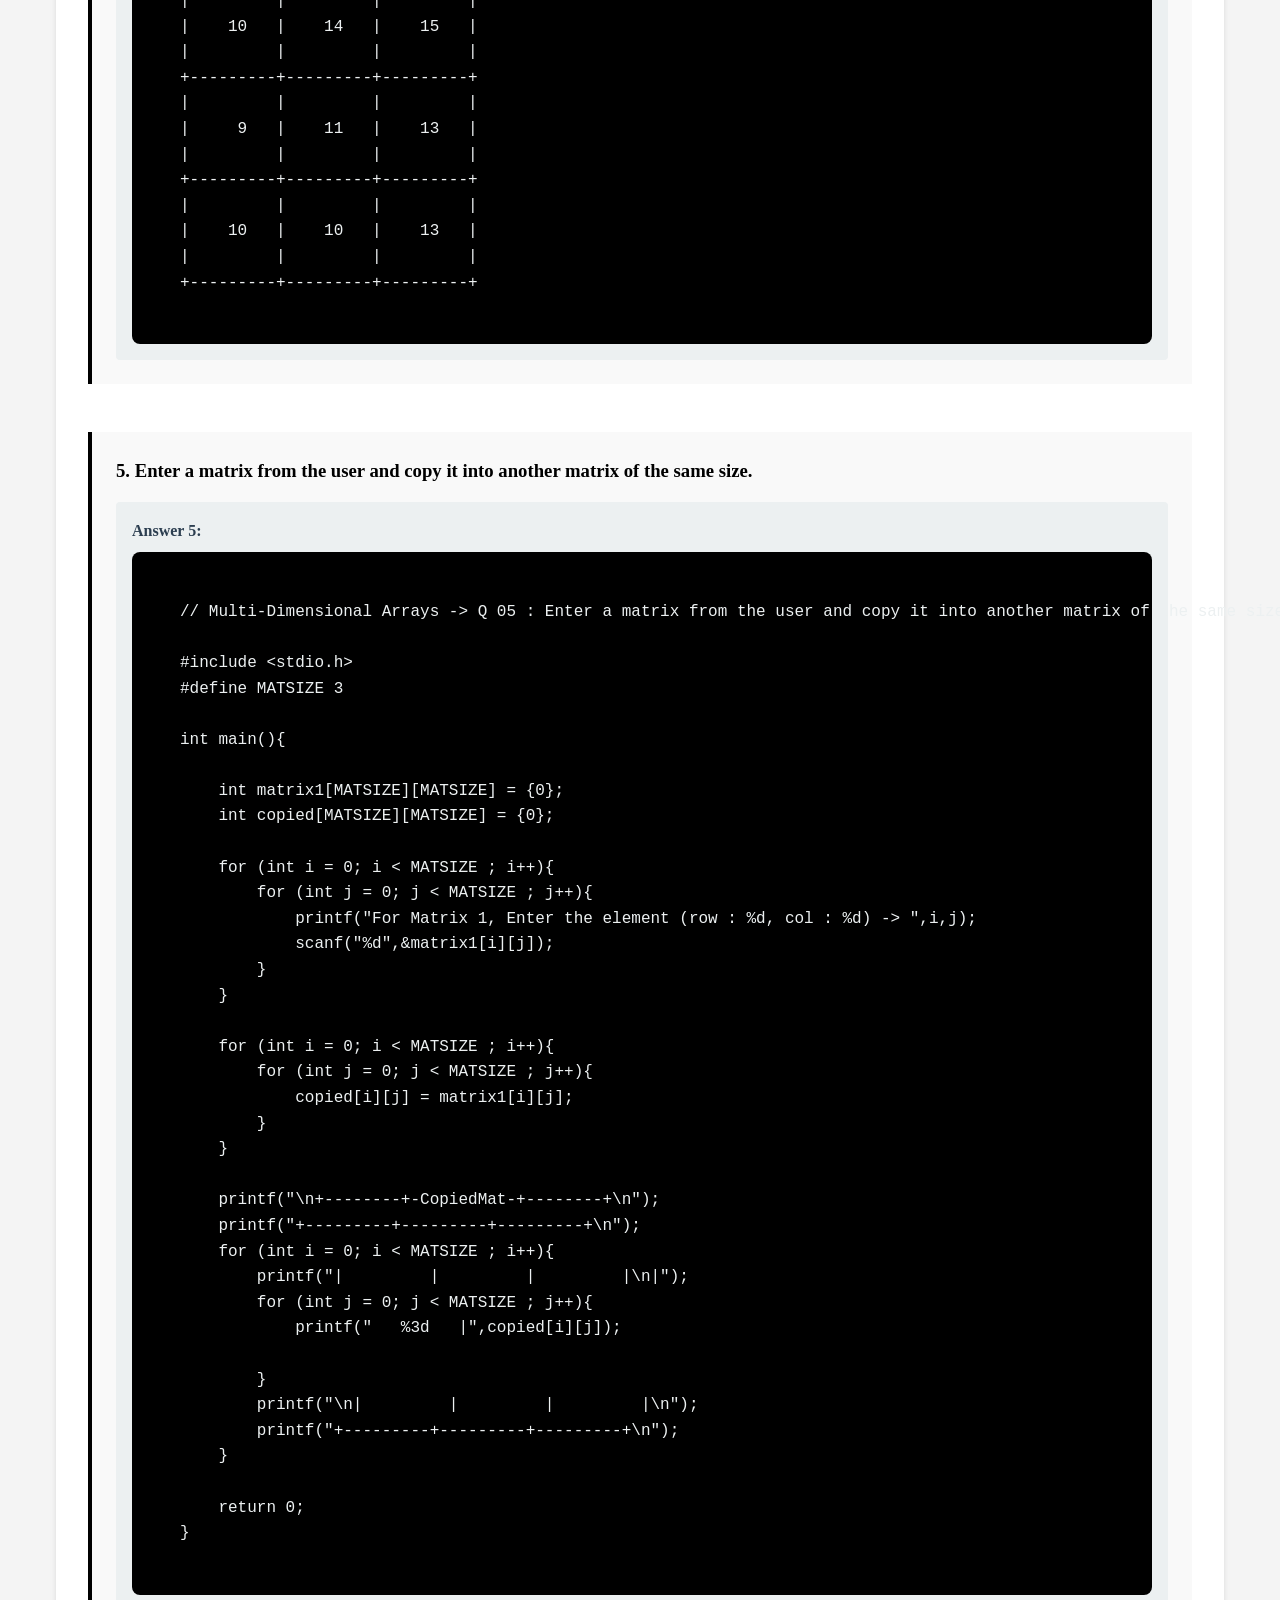
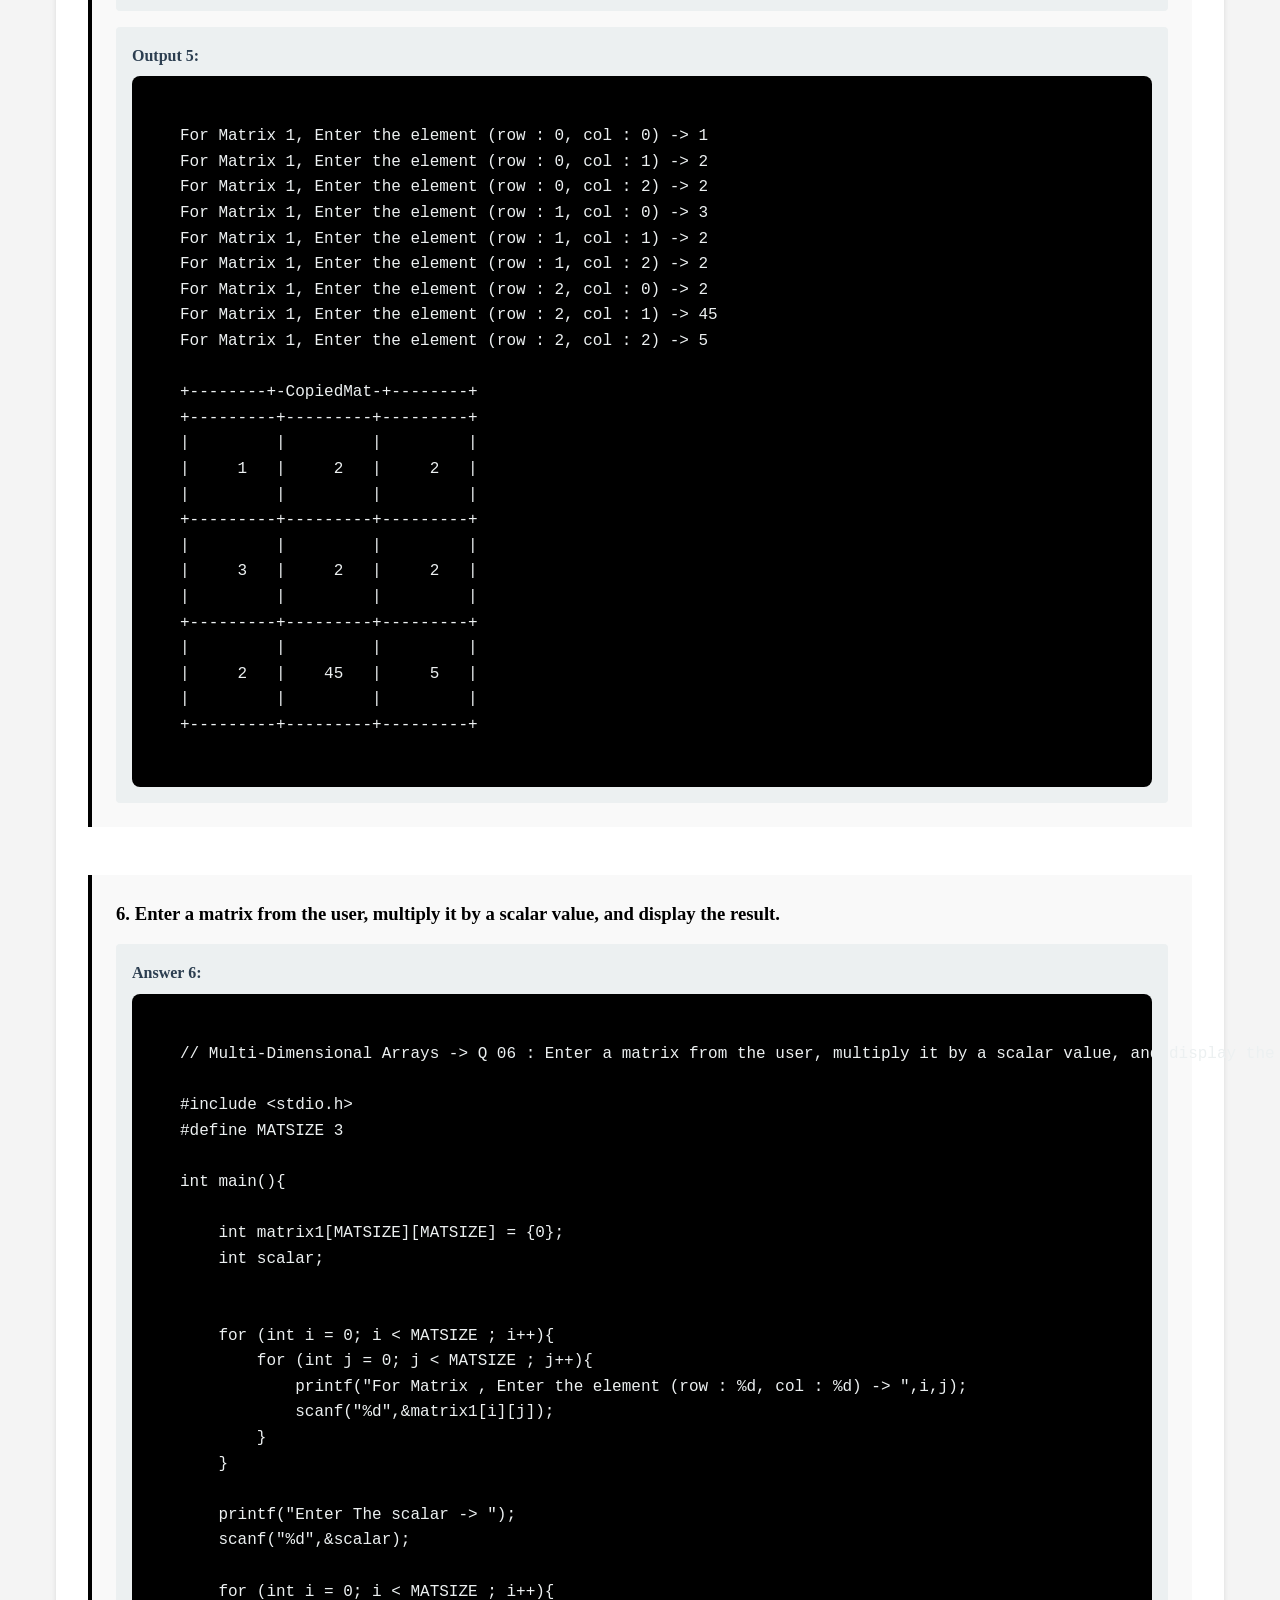
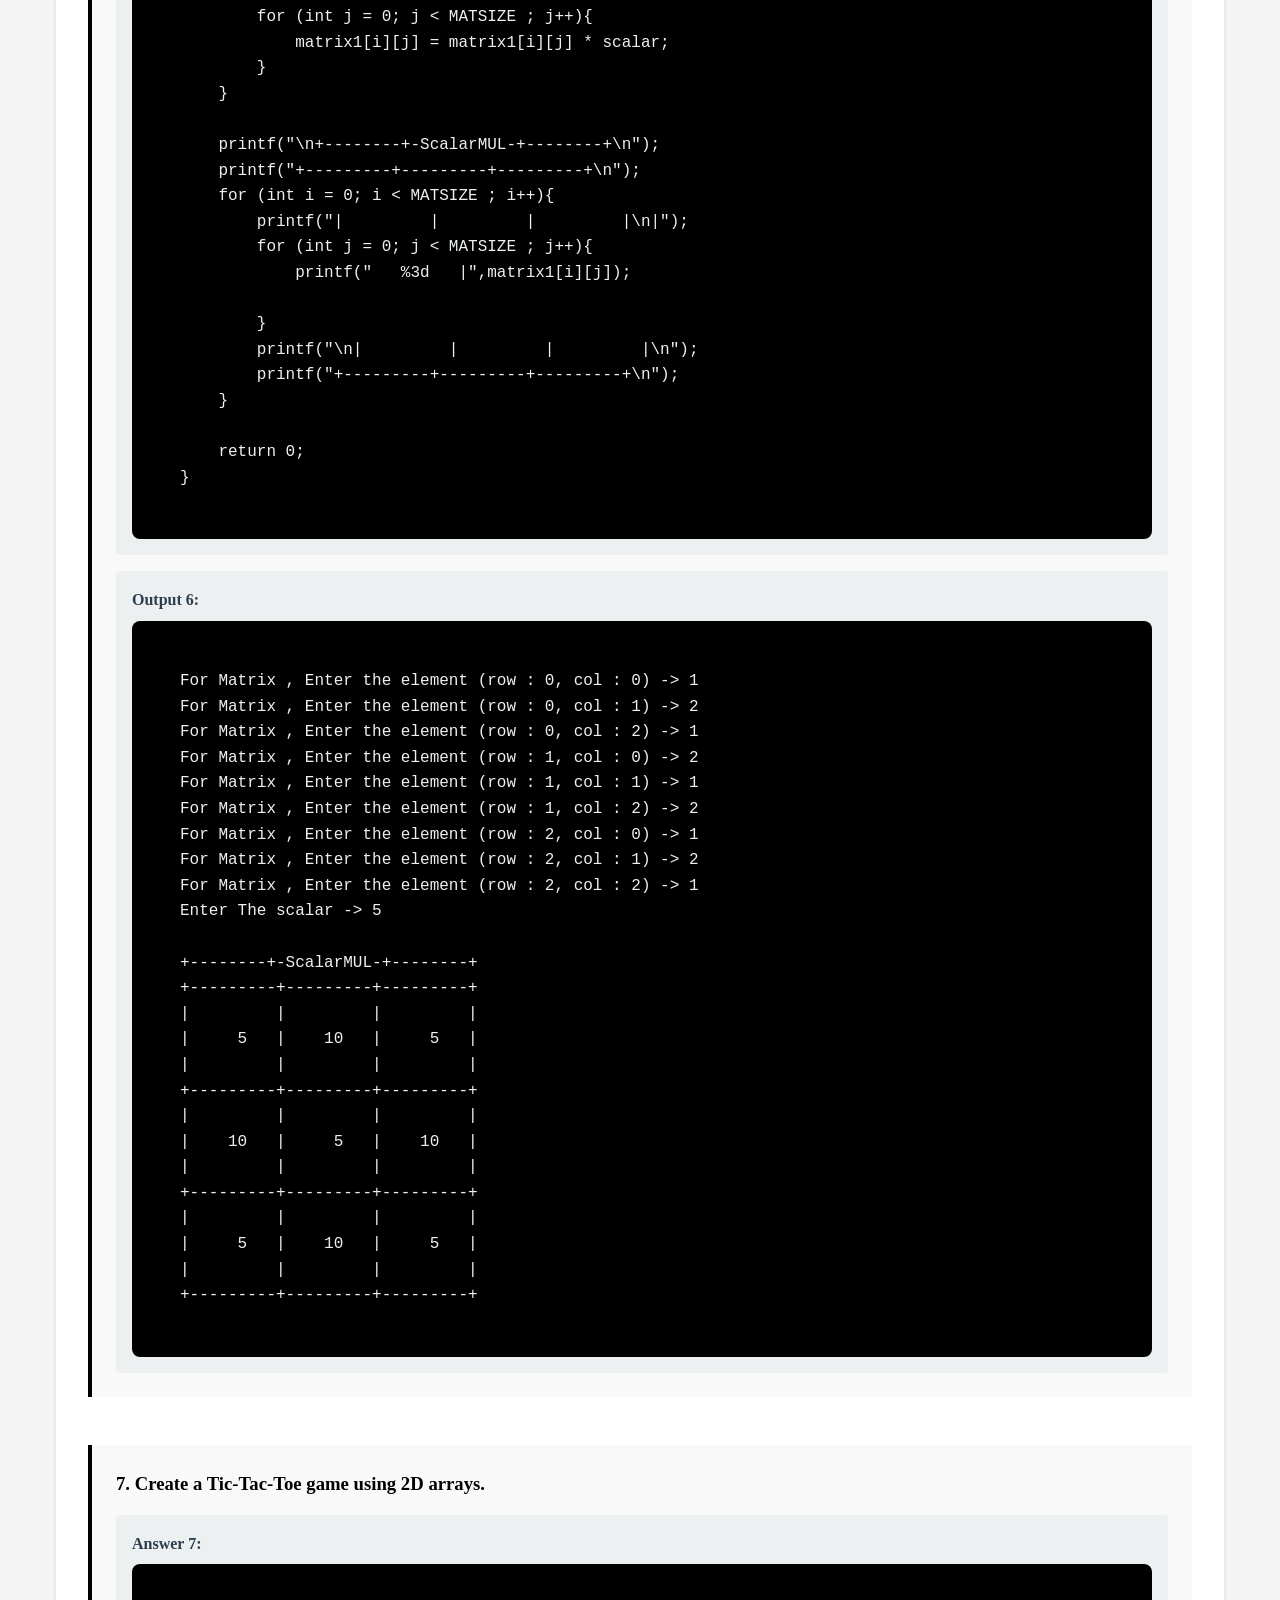
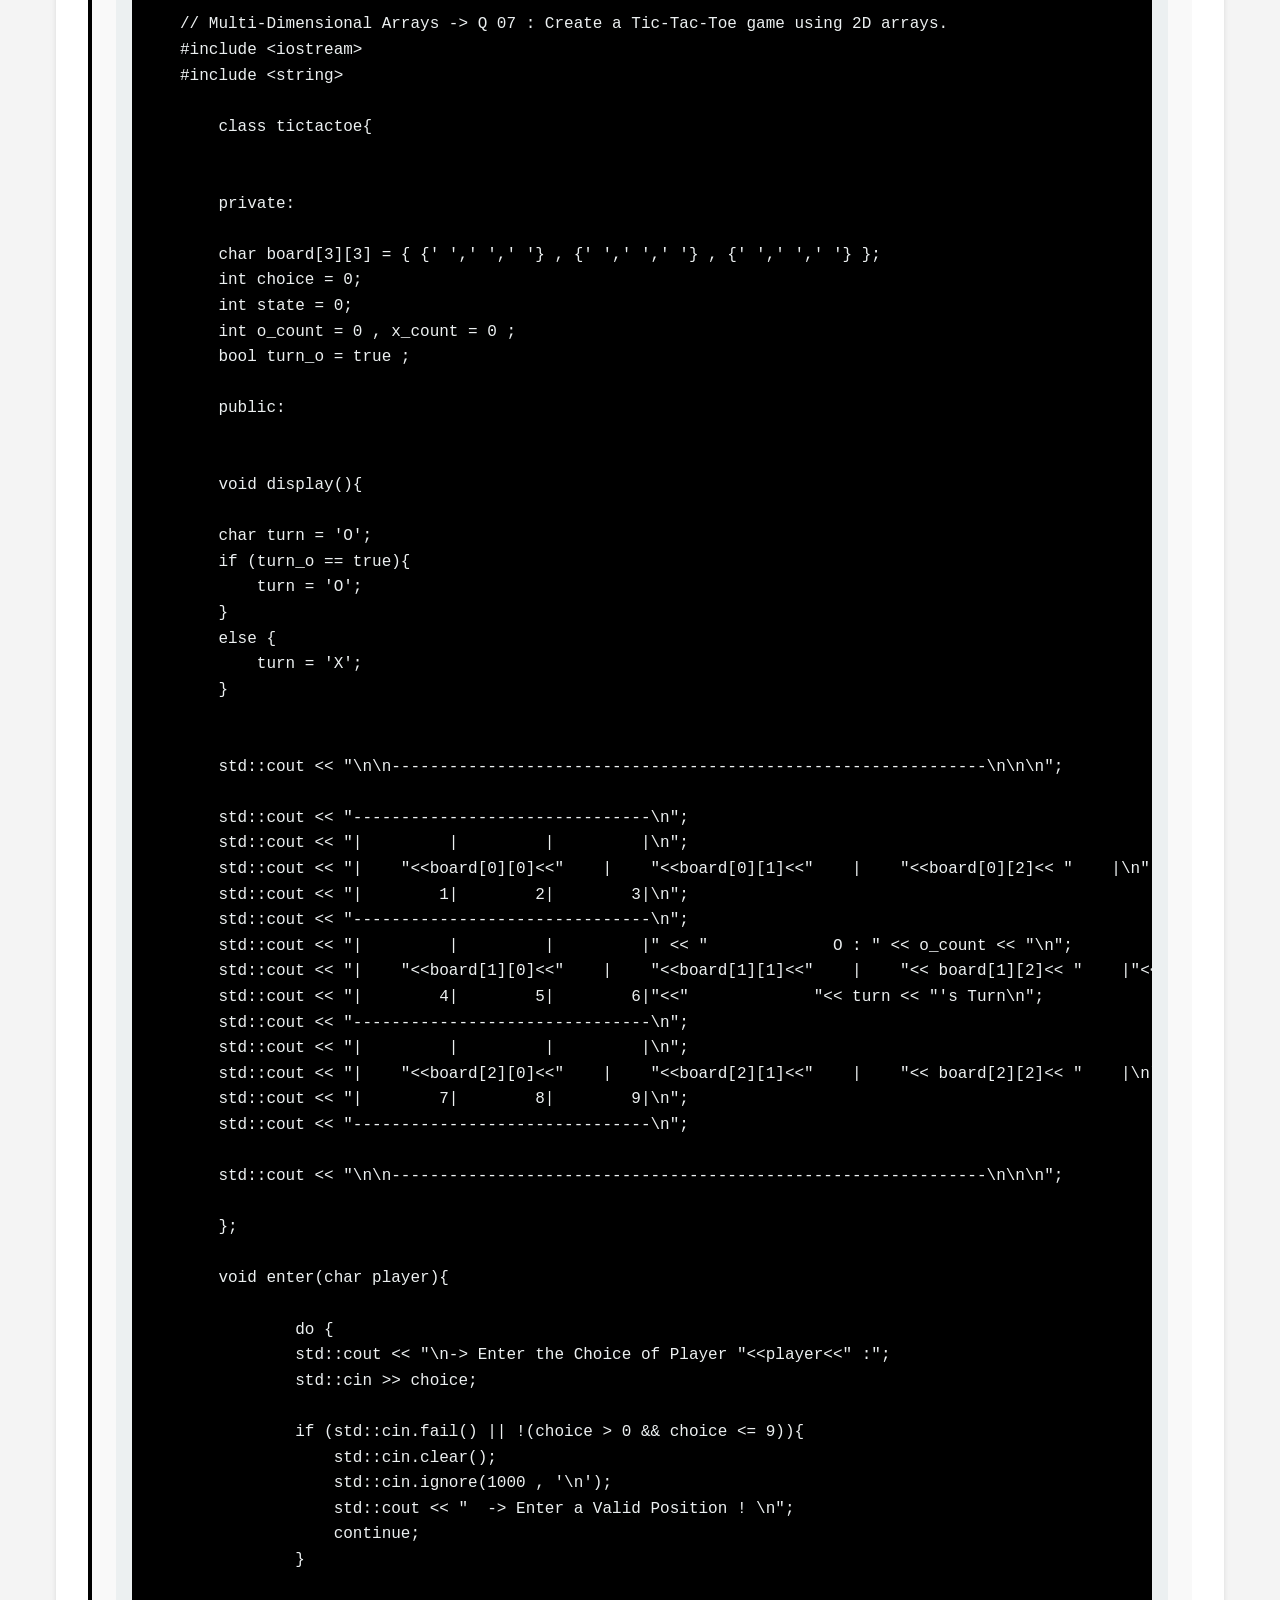
<file: web-pages/multi-dimension-arrays.html>
<!DOCTYPE html>
<html lang="en">
<head>
    <meta charset="UTF-8">
    <meta name="viewport" content="width=device-width, initial-scale=1.0">
    <title>MULTI-DIMENSIONAL ARRAYS - BCA 4205/25 Daisy Dhiman</title>
    <link rel="stylesheet" href="style.css">
</head>
<body>
    <nav class="simple-nav">
        <div class="nav-logo"><a href="../index.html">Data Structures Questions</a></div>
    </nav>

    <div class="container">
        <a href="../index.html" class="back-link">&larr; Back to Home</a>

        <div class="questions-page">
            <h1>MULTI-DIMENSIONAL ARRAYS</h1>

            <div class="question-index">
                <h2>Questions List</h2>
                <ul>
                    <li><a href="#q1">1. Enter a matrix of 4 rows and 2 columns from the user and display it in matrix format.</a></li>
                    <li><a href="#q2">2. Enter two matrices from the user, add them, and display the result.</a></li>
                    <li><a href="#q3">3. Enter two matrices from the user, subtract them, and display the result.</a></li>
                    <li><a href="#q4">4. Enter two matrices from the user, multiply them, and display the result.</a></li>
                    <li><a href="#q5">5. Enter a matrix from the user and copy it into another matrix of the same size.</a></li>
                    <li><a href="#q6">6. Enter a matrix from the user, multiply it by a scalar value, and display the result.</a></li>
                    <li><a href="#q7">7. Create a Tic-Tac-Toe game using 2D arrays.</a></li>
                </ul>
            </div>

<div class="question-section" id="q1">
<h3>1. Enter a matrix of 4 rows and 2 columns from the user and display it in matrix format.</h3>
<div class="answer-box">
<h4>Answer 1:</h4>
<pre><code>// Multi-Dimensional Arrays -&gt; Q 01 : Enter a matrix of 4 rows and 2 columns from the user and display it in matrix format.

#include &lt;stdio.h&gt;

int main(){

    int matrix[4][2] = {0};

    for (int i = 0; i &lt; 4 ; i++){
        for (int j = 0; j &lt; 2 ; j++){
            printf(&quot;Enter the element (row : %d, col : %d) -&gt; &quot;,i,j);
            scanf(&quot;%d&quot;,&amp;matrix[i][j]);
        }
    }

    printf(&quot;+--------+--------+\n&quot;);
    for (int i = 0; i &lt; 4 ; i++){
        printf(&quot;|                  |\n|&quot;);
        for (int j = 0; j &lt; 2 ; j++){
            printf(&quot;  %3d   |&quot;,matrix[i][j]);
        }
        printf(&quot;\n|                  |\n&quot;);
        printf(&quot;+--------+--------+\n&quot;);
            
    }
    

    return 0;
}
</code></pre>
</div>
<div class="answer-box">
<h4>Output 1:</h4>
<pre><code>Enter the element (row : 0, col : 0) -&gt; 1
Enter the element (row : 0, col : 1) -&gt; 2
Enter the element (row : 1, col : 0) -&gt; 3
Enter the element (row : 1, col : 1) -&gt; 4
Enter the element (row : 2, col : 0) -&gt; 5
Enter the element (row : 2, col : 1) -&gt; 6
Enter the element (row : 3, col : 0) -&gt; 3
Enter the element (row : 3, col : 1) -&gt; 23
+--------+--------+
|                  |
|    1   |    2   |
|                  |
+--------+--------+
|                  |
|    3   |    4   |
|                  |
+--------+--------+
|                  |
|    5   |    6   |
|                  |
+--------+--------+
|                  |
|    3   |   23   |
|                  |
+--------+--------+
</code></pre>
</div>
</div>

<div class="question-section" id="q2">
<h3>2. Enter two matrices from the user, add them, and display the result.</h3>
<div class="answer-box">
<h4>Answer 2:</h4>
<pre><code>// Multi-Dimensional Arrays -&gt; Q 02 : Enter two matrices from the user, add them, and display the result.

#include &lt;stdio.h&gt;
#define MATSIZE 3

int main(){

    int matrix1[MATSIZE][MATSIZE] = {0};
    int matrix2[MATSIZE][MATSIZE] = {0};
    int mat_sum[MATSIZE][MATSIZE] = {0};

    for (int i = 0; i &lt; MATSIZE ; i++){
        for (int j = 0; j &lt; MATSIZE ; j++){
            printf(&quot;For Matrix 1, Enter the element (row : %d, col : %d) -&gt; &quot;,i,j);
            scanf(&quot;%d&quot;,&amp;matrix1[i][j]);
        }
    }

    for (int i = 0; i &lt; MATSIZE ; i++){
        for (int j = 0; j &lt; MATSIZE ; j++){
            printf(&quot;For Matrix 2, Enter the element (row : %d, col : %d) -&gt; &quot;,i,j);
            scanf(&quot;%d&quot;,&amp;matrix2[i][j]);
        }
    }

    for (int i = 0; i &lt; MATSIZE ; i++){
        for (int j = 0; j &lt; MATSIZE ; j++){
            mat_sum[i][j] = matrix1[i][j] + matrix2[i][j];
        }
    }

    printf(&quot;+---------+---------+---------+\n&quot;);
    for (int i = 0; i &lt; MATSIZE ; i++){
        printf(&quot;|         |         |         |\n|&quot;);
        for (int j = 0; j &lt; MATSIZE ; j++){
            printf(&quot;   %3d   |&quot;,mat_sum[i][j]);
            
        }
        printf(&quot;\n|         |         |         |\n&quot;);
        printf(&quot;+---------+---------+---------+\n&quot;);
    }

    return 0;
}
</code></pre>
</div>
<div class="answer-box">
<h4>Output 2:</h4>
<pre><code>For Matrix 1, Enter the element (row : 0, col : 0) -&gt; 1
For Matrix 1, Enter the element (row : 0, col : 1) -&gt; 2
For Matrix 1, Enter the element (row : 0, col : 2) -&gt; 3
For Matrix 1, Enter the element (row : 1, col : 0) -&gt; 4
For Matrix 1, Enter the element (row : 1, col : 1) -&gt; 5
For Matrix 1, Enter the element (row : 1, col : 2) -&gt; 6
For Matrix 1, Enter the element (row : 2, col : 0) -&gt; 7
For Matrix 1, Enter the element (row : 2, col : 1) -&gt; 8
For Matrix 1, Enter the element (row : 2, col : 2) -&gt; 9
For Matrix 2, Enter the element (row : 0, col : 0) -&gt; 9
For Matrix 2, Enter the element (row : 0, col : 1) -&gt; 8
For Matrix 2, Enter the element (row : 0, col : 2) -&gt; 7
For Matrix 2, Enter the element (row : 1, col : 0) -&gt; 6
For Matrix 2, Enter the element (row : 1, col : 1) -&gt; 5
For Matrix 2, Enter the element (row : 1, col : 2) -&gt; 4
For Matrix 2, Enter the element (row : 2, col : 0) -&gt; 3
For Matrix 2, Enter the element (row : 2, col : 1) -&gt; 2
For Matrix 2, Enter the element (row : 2, col : 2) -&gt; 1
+---------+---------+---------+
|         |         |         |
|    10   |    10   |    10   |
|         |         |         |
+---------+---------+---------+
|         |         |         |
|    10   |    10   |    10   |
|         |         |         |
+---------+---------+---------+
|         |         |         |
|    10   |    10   |    10   |
|         |         |         |
+---------+---------+---------+
</code></pre>
</div>
</div>

<div class="question-section" id="q3">
<h3>3. Enter two matrices from the user, subtract them, and display the result.</h3>
<div class="answer-box">
<h4>Answer 3:</h4>
<pre><code>// Multi-Dimensional Arrays -&gt; Q 03 : Enter two matrices from the user, subtract them, and display the result.

#include &lt;stdio.h&gt;
#define MATSIZE 3

int main(){

    int matrix1[MATSIZE][MATSIZE] = {0};
    int matrix2[MATSIZE][MATSIZE] = {0};
    int mat_sub[MATSIZE][MATSIZE] = {0};

    for (int i = 0; i &lt; MATSIZE ; i++){
        for (int j = 0; j &lt; MATSIZE ; j++){
            printf(&quot;For Matrix 1, Enter the element (row : %d, col : %d) -&gt; &quot;,i,j);
            scanf(&quot;%d&quot;,&amp;matrix1[i][j]);
        }
    }

    for (int i = 0; i &lt; MATSIZE ; i++){
        for (int j = 0; j &lt; MATSIZE ; j++){
            printf(&quot;For Matrix 2, Enter the element (row : %d, col : %d) -&gt; &quot;,i,j);
            scanf(&quot;%d&quot;,&amp;matrix2[i][j]);
        }
    }

    for (int i = 0; i &lt; MATSIZE ; i++){
        for (int j = 0; j &lt; MATSIZE ; j++){
            mat_sub[i][j] = matrix1[i][j] - matrix2[i][j];
        }
    }

    printf(&quot;+-------+-Subtraction-+-------+\n&quot;);
    printf(&quot;+---------+---------+---------+\n&quot;);
    for (int i = 0; i &lt; MATSIZE ; i++){
        printf(&quot;|         |         |         |\n|&quot;);
        for (int j = 0; j &lt; MATSIZE ; j++){
            printf(&quot;   %3d   |&quot;,mat_sub[i][j]);
            
        }
        printf(&quot;\n|         |         |         |\n&quot;);
        printf(&quot;+---------+---------+---------+\n&quot;);
    }

    return 0;
}
</code></pre>
</div>
<div class="answer-box">
<h4>Output 3:</h4>
<pre><code>For Matrix 1, Enter the element (row : 0, col : 0) -&gt; 1
For Matrix 1, Enter the element (row : 0, col : 1) -&gt; 23
For Matrix 1, Enter the element (row : 0, col : 2) -&gt; 4
For Matrix 1, Enter the element (row : 1, col : 0) -&gt; 26
For Matrix 1, Enter the element (row : 1, col : 1) -&gt; 75
For Matrix 1, Enter the element (row : 1, col : 2) -&gt; 24
For Matrix 1, Enter the element (row : 2, col : 0) -&gt; 5
For Matrix 1, Enter the element (row : 2, col : 1) -&gt; 32
For Matrix 1, Enter the element (row : 2, col : 2) -&gt; 
2
For Matrix 2, Enter the element (row : 0, col : 0) -&gt; 456
For Matrix 2, Enter the element (row : 0, col : 1) -&gt; 4
For Matrix 2, Enter the element (row : 0, col : 2) -&gt; 32
For Matrix 2, Enter the element (row : 1, col : 0) -&gt; 3
For Matrix 2, Enter the element (row : 1, col : 1) -&gt; 46
For Matrix 2, Enter the element (row : 1, col : 2) -&gt; 89
For Matrix 2, Enter the element (row : 2, col : 0) -&gt; 85
For Matrix 2, Enter the element (row : 2, col : 1) -&gt; 9
For Matrix 2, Enter the element (row : 2, col : 2) -&gt; 54
+-------+-Subtraction-+-------+
+---------+---------+---------+
|         |         |         |
|   -455   |    19   |   -28   |
|         |         |         |
+---------+---------+---------+
|         |         |         |
|    23   |    29   |   -65   |
|         |         |         |
+---------+---------+---------+
|         |         |         |
|   -80   |    23   |   -52   |
|         |         |         |
+---------+---------+---------+
</code></pre>
</div>
</div>

<div class="question-section" id="q4">
<h3>4. Enter two matrices from the user, multiply them, and display the result.</h3>
<div class="answer-box">
<h4>Answer 4:</h4>
<pre><code>// Multi-Dimensional Arrays -&gt; Q 04 : Enter two matrices from the user, multiply them, and display the result.

#include &lt;stdio.h&gt;
#define MATSIZE 3

int main(){

    int matrix1[MATSIZE][MATSIZE] = {0};
    int matrix2[MATSIZE][MATSIZE] = {0};
    int mat_mul[MATSIZE][MATSIZE] = {0};

    for (int i = 0; i &lt; MATSIZE ; i++){
        for (int j = 0; j &lt; MATSIZE ; j++){
            printf(&quot;For Matrix 1, Enter the element (row : %d, col : %d) -&gt; &quot;,i,j);
            scanf(&quot;%d&quot;,&amp;matrix1[i][j]);
        }
    }

    for (int i = 0; i &lt; MATSIZE ; i++){
        for (int j = 0; j &lt; MATSIZE ; j++){
            printf(&quot;For Matrix 2, Enter the element (row : %d, col : %d) -&gt; &quot;,i,j);
            scanf(&quot;%d&quot;,&amp;matrix2[i][j]);
        }
    }

    for (int i = 0; i &lt; MATSIZE ; i++){
        for (int j = 0; j &lt; MATSIZE ; j++){
            int sum = 0;
            for (int k = 0; k &lt; MATSIZE; k++) {
                        sum += matrix1[i][k] * matrix2[k][j];
                    }

                    mat_mul[i][j] = sum;

        }
    }

    printf(&quot;\n+--------+-Multiiply-+--------+\n&quot;);
    printf(&quot;+---------+---------+---------+\n&quot;);
    for (int i = 0; i &lt; MATSIZE ; i++){
        printf(&quot;|         |         |         |\n|&quot;);
        for (int j = 0; j &lt; MATSIZE ; j++){
            printf(&quot;   %3d   |&quot;,mat_mul[i][j]);
            
        }
        printf(&quot;\n|         |         |         |\n&quot;);
        printf(&quot;+---------+---------+---------+\n&quot;);
    }

    return 0;
}
</code></pre>
</div>
<div class="answer-box">
<h4>Output 4:</h4>
<pre><code>For Matrix 1, Enter the element (row : 0, col : 0) -&gt; 1
For Matrix 1, Enter the element (row : 0, col : 1) -&gt; 2
For Matrix 1, Enter the element (row : 0, col : 2) -&gt; 3
For Matrix 1, Enter the element (row : 1, col : 0) -&gt; 1
For Matrix 1, Enter the element (row : 1, col : 1) -&gt; 
2
For Matrix 1, Enter the element (row : 1, col : 2) -&gt; 2
For Matrix 1, Enter the element (row : 2, col : 0) -&gt; 2
For Matrix 1, Enter the element (row : 2, col : 1) -&gt; 1
For Matrix 1, Enter the element (row : 2, col : 2) -&gt; 2
For Matrix 2, Enter the element (row : 0, col : 0) -&gt; 3
For Matrix 2, Enter the element (row : 0, col : 1) -&gt; 1
For Matrix 2, Enter the element (row : 0, col : 2) -&gt; 3
For Matrix 2, Enter the element (row : 1, col : 0) -&gt; 2
For Matrix 2, Enter the element (row : 1, col : 1) -&gt; 2
For Matrix 2, Enter the element (row : 1, col : 2) -&gt; 3
For Matrix 2, Enter the element (row : 2, col : 0) -&gt; 1
For Matrix 2, Enter the element (row : 2, col : 1) -&gt; 3
For Matrix 2, Enter the element (row : 2, col : 2) -&gt; 2

+--------+-Multiiply-+--------+
+---------+---------+---------+
|         |         |         |
|    10   |    14   |    15   |
|         |         |         |
+---------+---------+---------+
|         |         |         |
|     9   |    11   |    13   |
|         |         |         |
+---------+---------+---------+
|         |         |         |
|    10   |    10   |    13   |
|         |         |         |
+---------+---------+---------+
</code></pre>
</div>
</div>

<div class="question-section" id="q5">
<h3>5. Enter a matrix from the user and copy it into another matrix of the same size.</h3>
<div class="answer-box">
<h4>Answer 5:</h4>
<pre><code>// Multi-Dimensional Arrays -&gt; Q 05 : Enter a matrix from the user and copy it into another matrix of the same size.

#include &lt;stdio.h&gt;
#define MATSIZE 3

int main(){

    int matrix1[MATSIZE][MATSIZE] = {0};
    int copied[MATSIZE][MATSIZE] = {0};

    for (int i = 0; i &lt; MATSIZE ; i++){
        for (int j = 0; j &lt; MATSIZE ; j++){
            printf(&quot;For Matrix 1, Enter the element (row : %d, col : %d) -&gt; &quot;,i,j);
            scanf(&quot;%d&quot;,&amp;matrix1[i][j]);
        }
    }

    for (int i = 0; i &lt; MATSIZE ; i++){
        for (int j = 0; j &lt; MATSIZE ; j++){
            copied[i][j] = matrix1[i][j];
        }
    }

    printf(&quot;\n+--------+-CopiedMat-+--------+\n&quot;);
    printf(&quot;+---------+---------+---------+\n&quot;);
    for (int i = 0; i &lt; MATSIZE ; i++){
        printf(&quot;|         |         |         |\n|&quot;);
        for (int j = 0; j &lt; MATSIZE ; j++){
            printf(&quot;   %3d   |&quot;,copied[i][j]);
            
        }
        printf(&quot;\n|         |         |         |\n&quot;);
        printf(&quot;+---------+---------+---------+\n&quot;);
    }

    return 0;
}
</code></pre>
</div>
<div class="answer-box">
<h4>Output 5:</h4>
<pre><code>For Matrix 1, Enter the element (row : 0, col : 0) -&gt; 1
For Matrix 1, Enter the element (row : 0, col : 1) -&gt; 2
For Matrix 1, Enter the element (row : 0, col : 2) -&gt; 2
For Matrix 1, Enter the element (row : 1, col : 0) -&gt; 3
For Matrix 1, Enter the element (row : 1, col : 1) -&gt; 2
For Matrix 1, Enter the element (row : 1, col : 2) -&gt; 2
For Matrix 1, Enter the element (row : 2, col : 0) -&gt; 2
For Matrix 1, Enter the element (row : 2, col : 1) -&gt; 45
For Matrix 1, Enter the element (row : 2, col : 2) -&gt; 5

+--------+-CopiedMat-+--------+
+---------+---------+---------+
|         |         |         |
|     1   |     2   |     2   |
|         |         |         |
+---------+---------+---------+
|         |         |         |
|     3   |     2   |     2   |
|         |         |         |
+---------+---------+---------+
|         |         |         |
|     2   |    45   |     5   |
|         |         |         |
+---------+---------+---------+
</code></pre>
</div>
</div>

<div class="question-section" id="q6">
<h3>6. Enter a matrix from the user, multiply it by a scalar value, and display the result.</h3>
<div class="answer-box">
<h4>Answer 6:</h4>
<pre><code>// Multi-Dimensional Arrays -&gt; Q 06 : Enter a matrix from the user, multiply it by a scalar value, and display the result.

#include &lt;stdio.h&gt;
#define MATSIZE 3

int main(){

    int matrix1[MATSIZE][MATSIZE] = {0};
    int scalar;


    for (int i = 0; i &lt; MATSIZE ; i++){
        for (int j = 0; j &lt; MATSIZE ; j++){
            printf(&quot;For Matrix , Enter the element (row : %d, col : %d) -&gt; &quot;,i,j);
            scanf(&quot;%d&quot;,&amp;matrix1[i][j]);
        }
    }
    
    printf(&quot;Enter The scalar -&gt; &quot;);
    scanf(&quot;%d&quot;,&amp;scalar);

    for (int i = 0; i &lt; MATSIZE ; i++){
        for (int j = 0; j &lt; MATSIZE ; j++){
            matrix1[i][j] = matrix1[i][j] * scalar;
        }
    }

    printf(&quot;\n+--------+-ScalarMUL-+--------+\n&quot;);
    printf(&quot;+---------+---------+---------+\n&quot;);
    for (int i = 0; i &lt; MATSIZE ; i++){
        printf(&quot;|         |         |         |\n|&quot;);
        for (int j = 0; j &lt; MATSIZE ; j++){
            printf(&quot;   %3d   |&quot;,matrix1[i][j]);
            
        }
        printf(&quot;\n|         |         |         |\n&quot;);
        printf(&quot;+---------+---------+---------+\n&quot;);
    }

    return 0;
}
</code></pre>
</div>
<div class="answer-box">
<h4>Output 6:</h4>
<pre><code>For Matrix , Enter the element (row : 0, col : 0) -&gt; 1
For Matrix , Enter the element (row : 0, col : 1) -&gt; 2
For Matrix , Enter the element (row : 0, col : 2) -&gt; 1
For Matrix , Enter the element (row : 1, col : 0) -&gt; 2
For Matrix , Enter the element (row : 1, col : 1) -&gt; 1
For Matrix , Enter the element (row : 1, col : 2) -&gt; 2
For Matrix , Enter the element (row : 2, col : 0) -&gt; 1
For Matrix , Enter the element (row : 2, col : 1) -&gt; 2
For Matrix , Enter the element (row : 2, col : 2) -&gt; 1
Enter The scalar -&gt; 5

+--------+-ScalarMUL-+--------+
+---------+---------+---------+
|         |         |         |
|     5   |    10   |     5   |
|         |         |         |
+---------+---------+---------+
|         |         |         |
|    10   |     5   |    10   |
|         |         |         |
+---------+---------+---------+
|         |         |         |
|     5   |    10   |     5   |
|         |         |         |
+---------+---------+---------+
</code></pre>
</div>
</div>

<div class="question-section" id="q7">
<h3>7. Create a Tic-Tac-Toe game using 2D arrays.</h3>
<div class="answer-box">
<h4>Answer 7:</h4>
<pre><code>// Multi-Dimensional Arrays -&gt; Q 07 : Create a Tic-Tac-Toe game using 2D arrays.
#include &lt;iostream&gt;
#include &lt;string&gt;

    class tictactoe{


    private:

    char board[3][3] = { {&#x27; &#x27;,&#x27; &#x27;,&#x27; &#x27;} , {&#x27; &#x27;,&#x27; &#x27;,&#x27; &#x27;} , {&#x27; &#x27;,&#x27; &#x27;,&#x27; &#x27;} };
    int choice = 0;
    int state = 0;
    int o_count = 0 , x_count = 0 ;
    bool turn_o = true ;

    public:


    void display(){

    char turn = &#x27;O&#x27;;
    if (turn_o == true){
        turn = &#x27;O&#x27;;
    }
    else {
        turn = &#x27;X&#x27;;
    }

        
    std::cout &lt;&lt; &quot;\n\n--------------------------------------------------------------\n\n\n&quot;;
    
    std::cout &lt;&lt; &quot;-------------------------------\n&quot;;
    std::cout &lt;&lt; &quot;|         |         |         |\n&quot;;
    std::cout &lt;&lt; &quot;|    &quot;&lt;&lt;board[0][0]&lt;&lt;&quot;    |    &quot;&lt;&lt;board[0][1]&lt;&lt;&quot;    |    &quot;&lt;&lt;board[0][2]&lt;&lt; &quot;    |\n&quot;;
    std::cout &lt;&lt; &quot;|        1|        2|        3|\n&quot;;
    std::cout &lt;&lt; &quot;-------------------------------\n&quot;;
    std::cout &lt;&lt; &quot;|         |         |         |&quot; &lt;&lt; &quot;             O : &quot; &lt;&lt; o_count &lt;&lt; &quot;\n&quot;;
    std::cout &lt;&lt; &quot;|    &quot;&lt;&lt;board[1][0]&lt;&lt;&quot;    |    &quot;&lt;&lt;board[1][1]&lt;&lt;&quot;    |    &quot;&lt;&lt; board[1][2]&lt;&lt; &quot;    |&quot;&lt;&lt;&quot;             X : &quot; &lt;&lt; x_count &lt;&lt; &quot;\n&quot;;;
    std::cout &lt;&lt; &quot;|        4|        5|        6|&quot;&lt;&lt;&quot;             &quot;&lt;&lt; turn &lt;&lt; &quot;&#x27;s Turn\n&quot;;
    std::cout &lt;&lt; &quot;-------------------------------\n&quot;;
    std::cout &lt;&lt; &quot;|         |         |         |\n&quot;;
    std::cout &lt;&lt; &quot;|    &quot;&lt;&lt;board[2][0]&lt;&lt;&quot;    |    &quot;&lt;&lt;board[2][1]&lt;&lt;&quot;    |    &quot;&lt;&lt; board[2][2]&lt;&lt; &quot;    |\n&quot;;
    std::cout &lt;&lt; &quot;|        7|        8|        9|\n&quot;;
    std::cout &lt;&lt; &quot;-------------------------------\n&quot;;
    
    std::cout &lt;&lt; &quot;\n\n--------------------------------------------------------------\n\n\n&quot;;
    
    };

    void enter(char player){

            do {
            std::cout &lt;&lt; &quot;\n-&gt; Enter the Choice of Player &quot;&lt;&lt;player&lt;&lt;&quot; :&quot;;
            std::cin &gt;&gt; choice;

            if (std::cin.fail() || !(choice &gt; 0 &amp;&amp; choice &lt;= 9)){
                std::cin.clear();
                std::cin.ignore(1000 , &#x27;\n&#x27;);
                std::cout &lt;&lt; &quot;  -&gt; Enter a Valid Position ! \n&quot;;
                continue;
            }

            break;

            }while(true);

        }

    int set_choice(int position , char player){

        switch (position){

            case 1:
            {
                board[0][0] = player;
                break;
            };

            case 2:
            {
                board[0][1] = player;
                break;
            };

            case 3:
            {
                board[0][2] = player;
                break;
            };

            case 4:
            {
                board[1][0] = player;
                break;
            };

            case 5:
            {
                board[1][1] = player;
                break;
            };

            case 6:
            {
                board[1][2] = player;
                break;
            };

            case 7:
            {
                board[2][0] = player;
                break;
            };

            case 8:
            {
                board[2][1] = player;
                break;
            };

            case 9:
            {
                board[2][2] = player;
                break;
            };

            default:
            return  0;

        }

        return 1;

    }
    

    bool check_available(int position){

    bool a = false;
    switch (position){

            case 1:
            {
                if (board[0][0] == &#x27; &#x27;) 
                a = true;
                break;
            };

            case 2:
            {
                if (board[0][1] == &#x27; &#x27;) 
                a = true;
                break;
            };

            case 3:
            {
                if (board[0][2] == &#x27; &#x27;) 
                a = true;
                break;
            };

            case 4:
            {
                if (board[1][0] == &#x27; &#x27;) 
                a = true;
                break;
            };

            case 5:
            {
                if (board[1][1] == &#x27; &#x27;) 
                a = true;
                break;
            };

            case 6:
            {
                if (board[1][2] == &#x27; &#x27;) 
                a = true;
                break;
            };

            case 7:
            {
                if (board[2][0] == &#x27; &#x27;) 
                a = true;
                break;
            };

            case 8:
            {
                if (board[2][1] == &#x27; &#x27;) 
                a = true;
                break;
            };

            case 9:
            {
                if (board[2][2] == &#x27; &#x27;) 
                a = true;
                break;
            };
        }

        return a;

    }


    // 00  01  02
    // 10  11  12
    // 20  21  22

    char check_win(){
        // if (state &lt; 5) {
        //     return 0;
        // }

        char a = &#x27; &#x27;;
        int o = 0 , x = 0;
        for (int i = 0 ; i &lt; 3 ; i ++){
            if (board[i][0] == &#x27; &#x27;){
                continue;
            }

            for (int j = 0 ; j &lt; 3 ; j ++){
                if (board[i][j] == &#x27; &#x27;){
                    continue;
                }
                else if (board[i][j] == &#x27;O&#x27;){
                    o ++;
                }
                else if (board[i][j] == &#x27;X&#x27;){
                    x ++;
                }
            }

            if (o == 3){
                return &#x27;O&#x27;;
            }
            else if (x == 3){
                return &#x27;X&#x27;;
            }
            o = 0 , x = 0;
        }

        
        o = 0 , x = 0;
        
        
        for (int i = 0 ; i &lt; 3 ; i ++){
            if (board[0][i] == &#x27; &#x27;){
                continue;
            }
            for (int j = 0 ; j &lt; 3 ; j ++){
                if (board[j][i] == &#x27; &#x27;){
                    continue;
                }
                else if (board[j][i] == &#x27;O&#x27;){
                    o ++;
                }
                else if (board[j][i] == &#x27;X&#x27;){
                    x ++;
                }
            }
            if (o == 3){
                return &#x27;O&#x27;;
            }
            else if (x == 3){
                return &#x27;X&#x27;;
            }
            o = 0 , x = 0;
        }


        // o = 0 , x = 0;

        if ((board[0][0] == &#x27;O&#x27; &amp;&amp; board[1][1] == &#x27;O&#x27; &amp;&amp; board[2][2] == &#x27;O&#x27; ) || (board[0][2] == &#x27;O&#x27; &amp;&amp; board[1][1] == &#x27;O&#x27; &amp;&amp; board[2][0] == &#x27;O&#x27; )){
            return &#x27;O&#x27;;
        }

        else if ((board[0][2] == &#x27;X&#x27; &amp;&amp; board[1][1] == &#x27;X&#x27; &amp;&amp; board[2][0] == &#x27;X&#x27; ) || (board[0][0] == &#x27;X&#x27; &amp;&amp; board[1][1] == &#x27;X&#x27; &amp;&amp; board[2][2] == &#x27;X&#x27; ) ){
            return &#x27;X&#x27;;
        }

        return &#x27; &#x27;;

    }

    int play(){

    char player = &#x27;O&#x27; , win = &#x27; &#x27;;
    
    
    do {

        if ((o_count + x_count) == 9 ){
            std::cout &lt;&lt; &quot;-&gt; Game Draw &quot;;
            return 1;
        }

        if (turn_o == true){
            player = &#x27;O&#x27;;
        }
        else {
            player = &#x27;X&#x27;;
        }
        
        // ________________

        if (state &gt; 5){
            win = check_win();
            if (win == &#x27; &#x27;);
            else {
                display();
                std::cout &lt;&lt; &quot;-&gt; Player &quot;&lt;&lt; win &lt;&lt; &quot; Won\n&quot;;
                break;
            }
        }
        
        // ________________

        display();

        // _______________

        do{

        enter(player); // -&gt; choic set

        if (check_available(choice)){
            set_choice(choice,player);
            break;
        }
        else{
            std::cout&lt;&lt;&quot;    -&gt; Already Filled\n&quot;;
        }
        }while(true);

        // ___________

        if (turn_o == true){
            // player = &#x27;O&#x27;;
            o_count++;
        }
        else {
            // player = &#x27;X&#x27;;
            x_count++;
        }

        // ____________


        turn_o = !turn_o;
        state++;

    }while(true); 

    return 1;

    }




    };


    void play(){
    int choice;
    
    
    do {
        tictactoe a;
        std::cout&lt;&lt; &quot;\n-&gt; Menu : \n&quot;;
        std::cout&lt;&lt; &quot;   -&gt; 1 : Play \n&quot;;
        std::cout&lt;&lt; &quot;   -&gt; 0 : Exit \n\n&quot;;
        std::cout&lt;&lt; &quot;-&gt; Enter the Choice : &quot;;
        std::cin &gt;&gt; choice;
        if (std::cin.fail()){
                    std::cin.clear();
                    std::cin.ignore(1000 , &#x27;\n&#x27;);
                    std::cout &lt;&lt; &quot;  -&gt; Enter a Valid Choice ! \n&quot;;
                    continue;
                }
        if (choice == 1){
            a.play();
        }
        else if (choice == 0){
            std::cout &lt;&lt; &quot;  -&gt; Exiting \n&quot;;
            break;
        }
        else {
            std::cout &lt;&lt; &quot;  -&gt; Enter a Valid Choice ! \n&quot;;
        }

    }while (true);
    }


int main(){

    play();
    
    return 0;
};</code></pre>
</div>
<div class="answer-box">
<h4>Output 7:</h4>
<pre><code>
-&gt; Menu : 
   -&gt; 1 : Play 
   -&gt; 0 : Exit 

-&gt; Enter the Choice : 1


--------------------------------------------------------------


-------------------------------
|         |         |         |
|         |         |         |
|        1|        2|        3|
-------------------------------
|         |         |         |             O : 0
|         |         |         |             X : 0
|        4|        5|        6|             O&#x27;s Turn
-------------------------------
|         |         |         |
|         |         |         |
|        7|        8|        9|
-------------------------------


--------------------------------------------------------------



-&gt; Enter the Choice of Player O :1


--------------------------------------------------------------


-------------------------------
|         |         |         |
|    O    |         |         |
|        1|        2|        3|
-------------------------------
|         |         |         |             O : 1
|         |         |         |             X : 0
|        4|        5|        6|             X&#x27;s Turn
-------------------------------
|         |         |         |
|         |         |         |
|        7|        8|        9|
-------------------------------


--------------------------------------------------------------



-&gt; Enter the Choice of Player X :3


--------------------------------------------------------------


-------------------------------
|         |         |         |
|    O    |         |    X    |
|        1|        2|        3|
-------------------------------
|         |         |         |             O : 1
|         |         |         |             X : 1
|        4|        5|        6|             O&#x27;s Turn
-------------------------------
|         |         |         |
|         |         |         |
|        7|        8|        9|
-------------------------------


--------------------------------------------------------------



-&gt; Enter the Choice of Player O :5


--------------------------------------------------------------


-------------------------------
|         |         |         |
|    O    |         |    X    |
|        1|        2|        3|
-------------------------------
|         |         |         |             O : 2
|         |    O    |         |             X : 1
|        4|        5|        6|             X&#x27;s Turn
-------------------------------
|         |         |         |
|         |         |         |
|        7|        8|        9|
-------------------------------


--------------------------------------------------------------



-&gt; Enter the Choice of Player X :9


--------------------------------------------------------------


-------------------------------
|         |         |         |
|    O    |         |    X    |
|        1|        2|        3|
-------------------------------
|         |         |         |             O : 2
|         |    O    |         |             X : 2
|        4|        5|        6|             O&#x27;s Turn
-------------------------------
|         |         |         |
|         |         |    X    |
|        7|        8|        9|
-------------------------------


--------------------------------------------------------------



-&gt; Enter the Choice of Player O :7


--------------------------------------------------------------


-------------------------------
|         |         |         |
|    O    |         |    X    |
|        1|        2|        3|
-------------------------------
|         |         |         |             O : 3
|         |    O    |         |             X : 2
|        4|        5|        6|             X&#x27;s Turn
-------------------------------
|         |         |         |
|    O    |         |    X    |
|        7|        8|        9|
-------------------------------


--------------------------------------------------------------



-&gt; Enter the Choice of Player X :6


--------------------------------------------------------------


-------------------------------
|         |         |         |
|    O    |         |    X    |
|        1|        2|        3|
-------------------------------
|         |         |         |             O : 3
|         |    O    |    X    |             X : 3
|        4|        5|        6|             O&#x27;s Turn
-------------------------------
|         |         |         |
|    O    |         |    X    |
|        7|        8|        9|
-------------------------------


--------------------------------------------------------------


-&gt; Player X Won

-&gt; Menu : 
   -&gt; 1 : Play 
   -&gt; 0 : Exit 

-&gt; Enter the Choice : 0
  -&gt; Exiting 
</code></pre>
</div>
</div>
        </div>
    </div>

    <footer>
        <p>DAISY DHIMAN BCA 4205/25 SEC A</p>
    </footer>
</body>
</html>
</file>
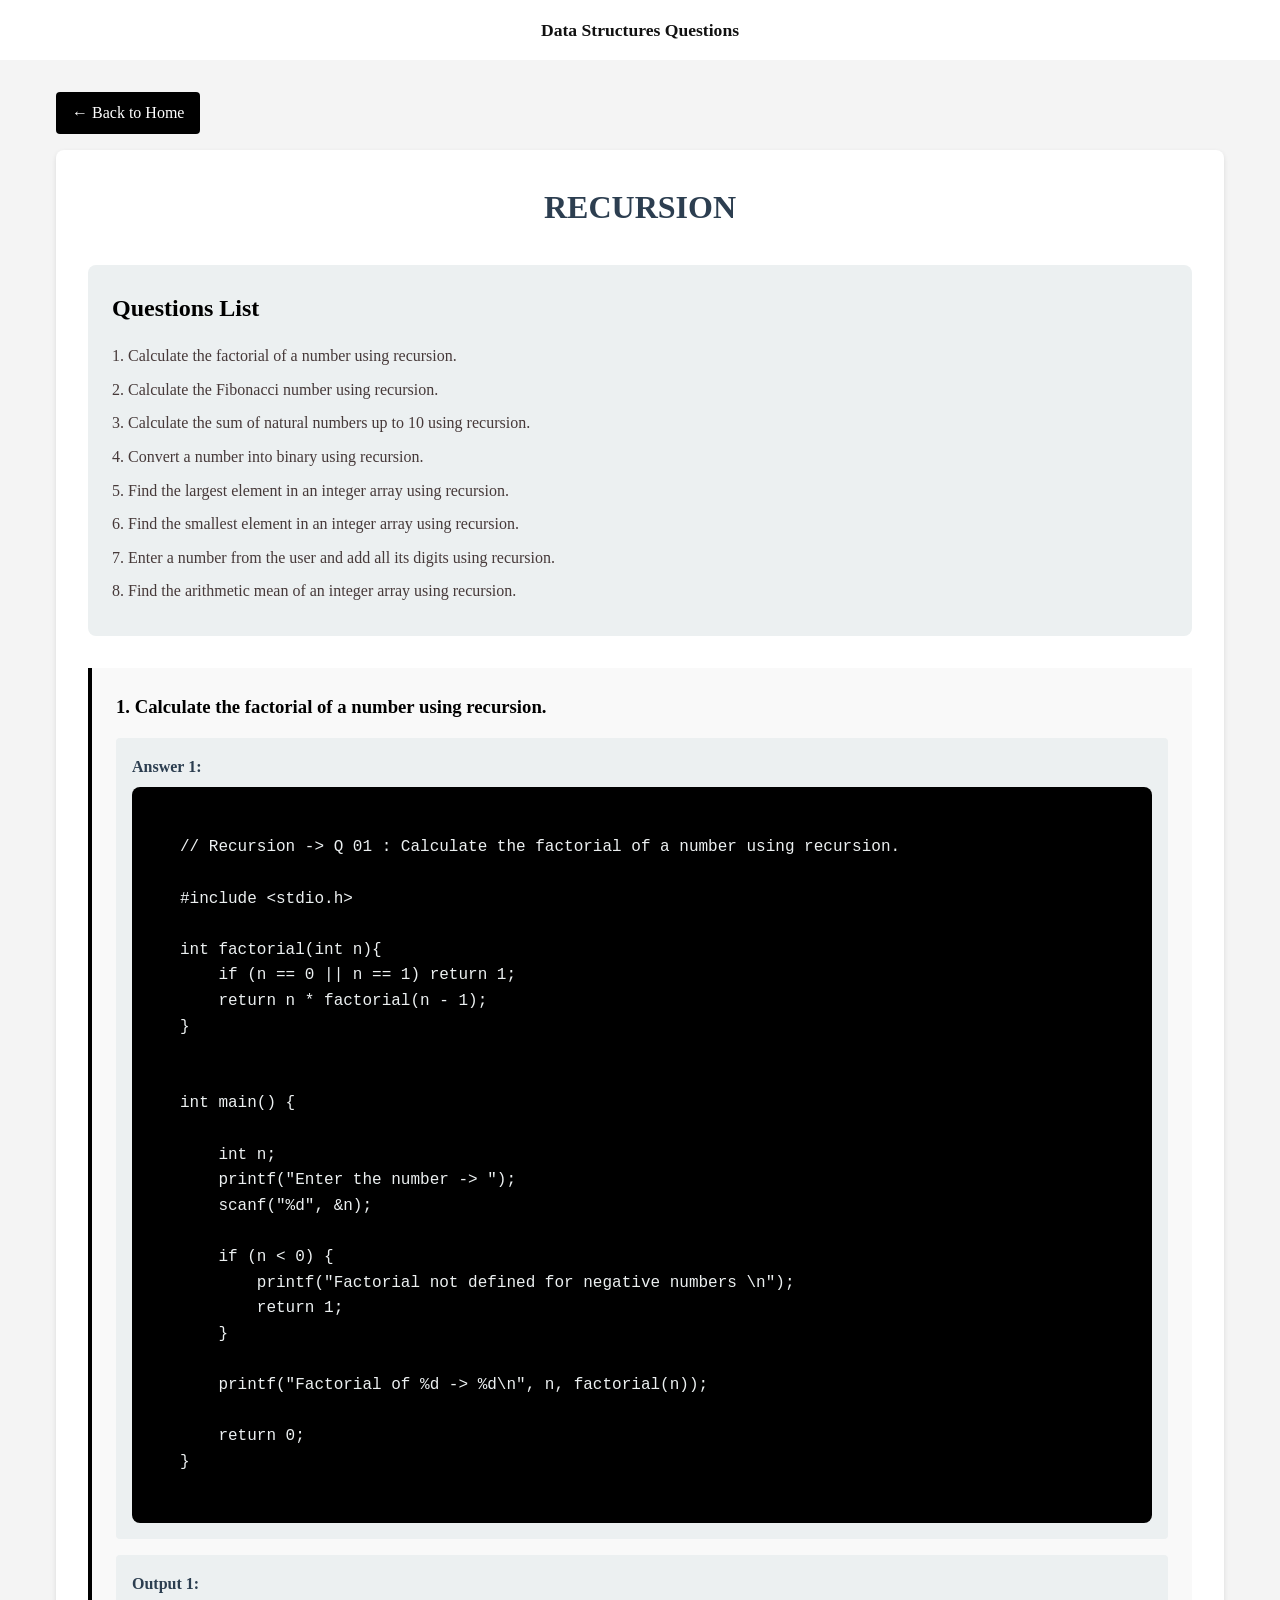
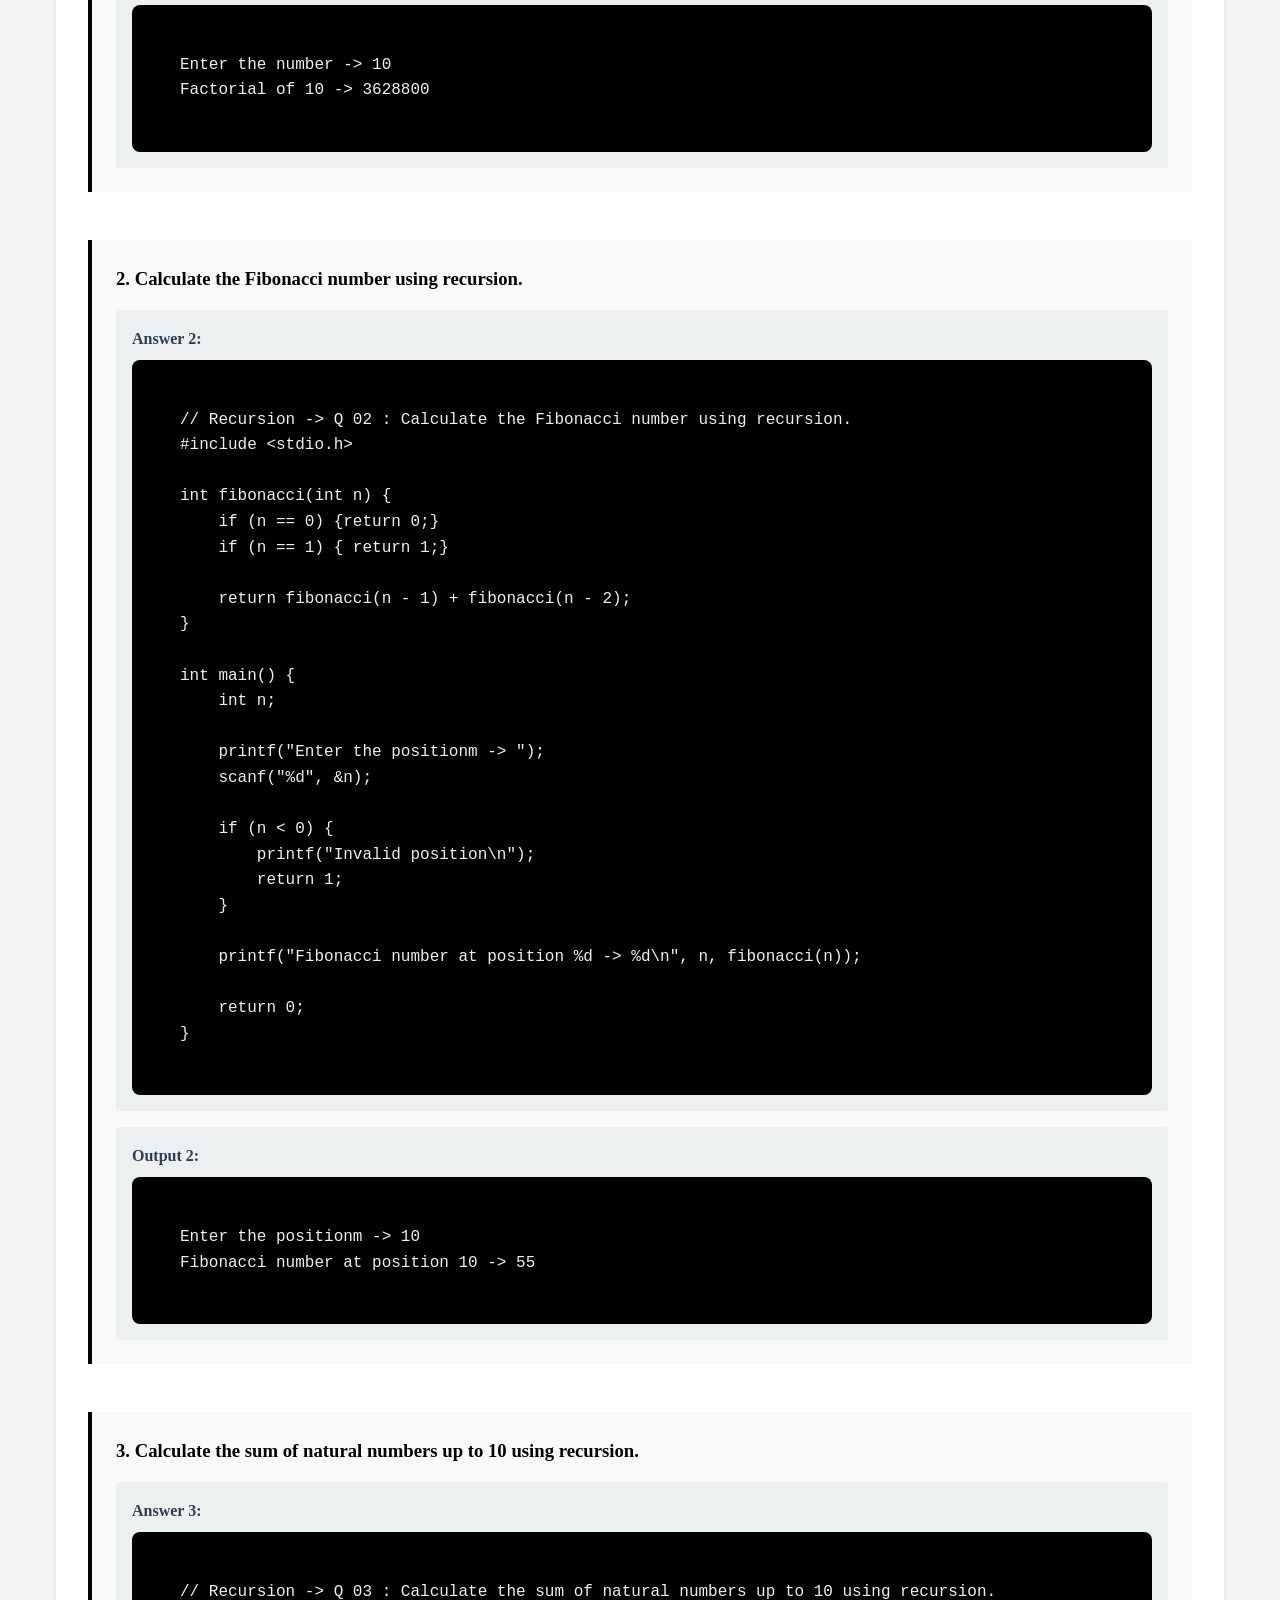
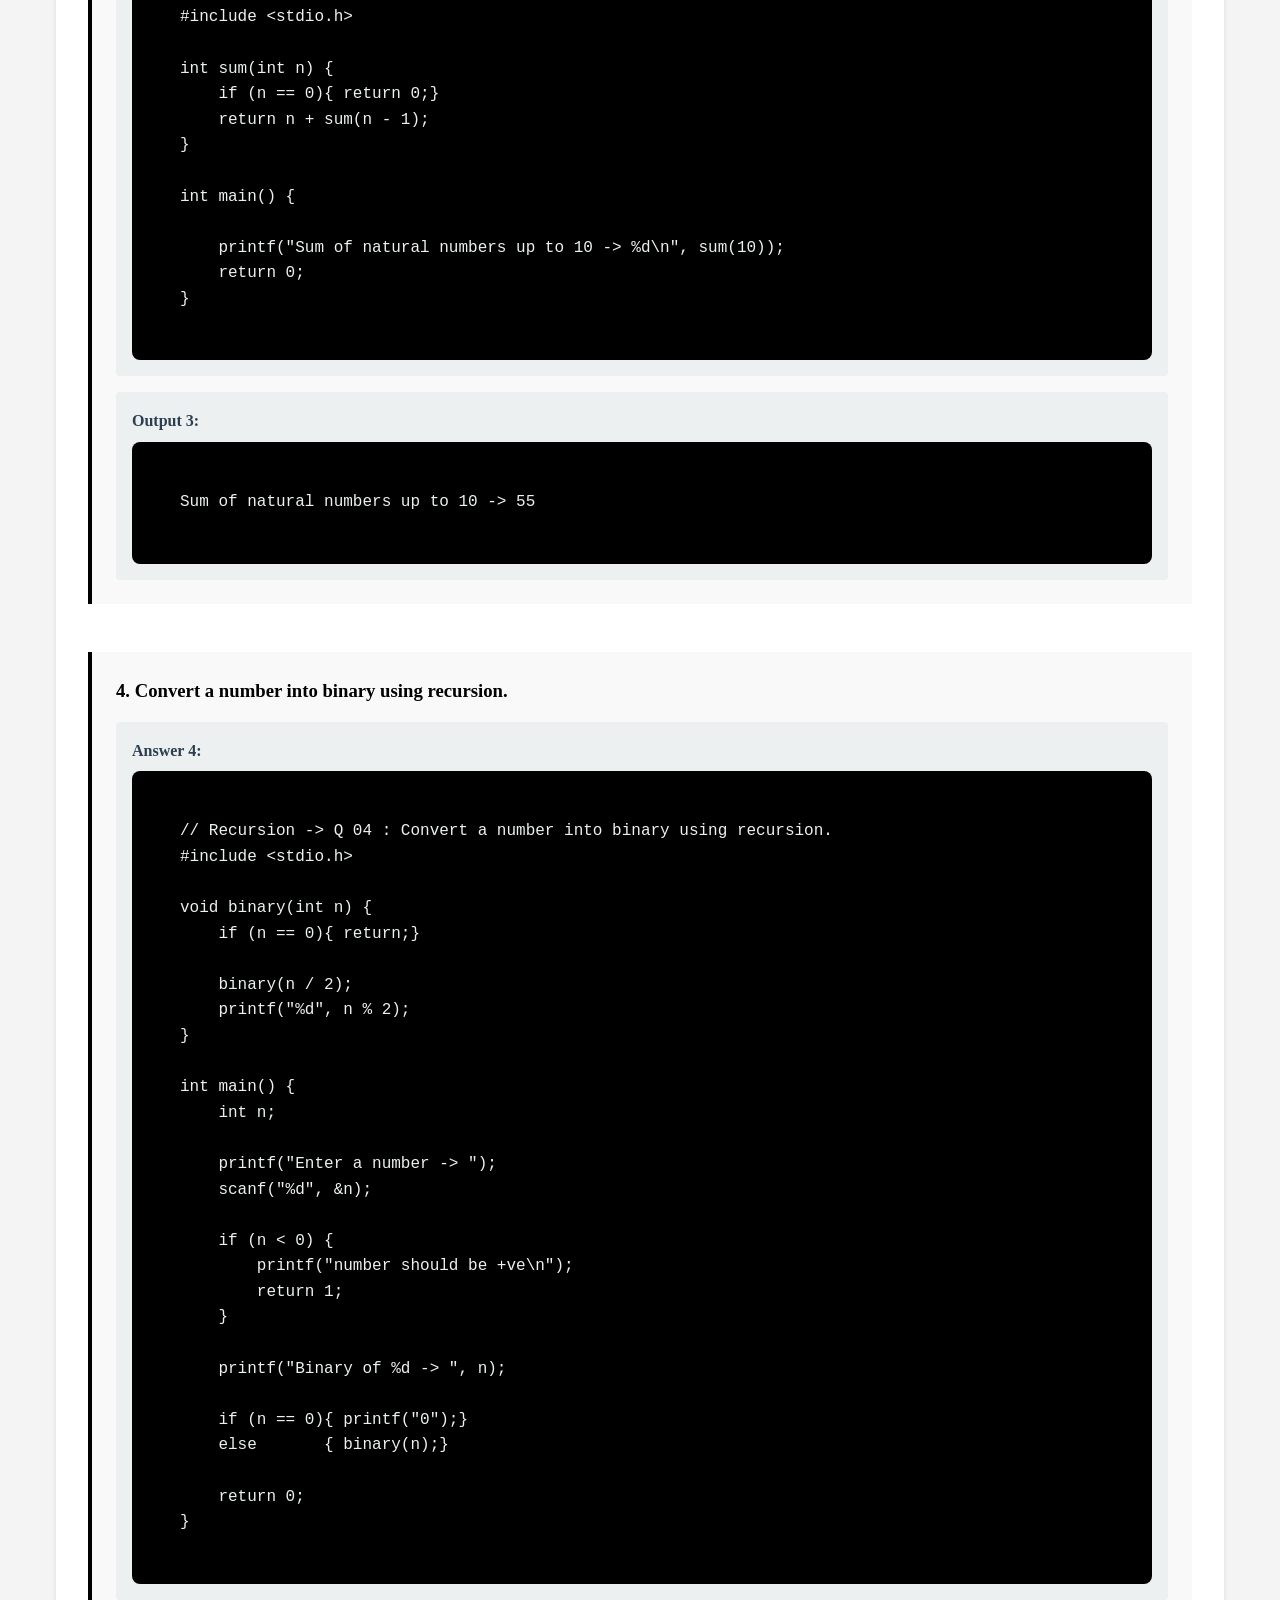
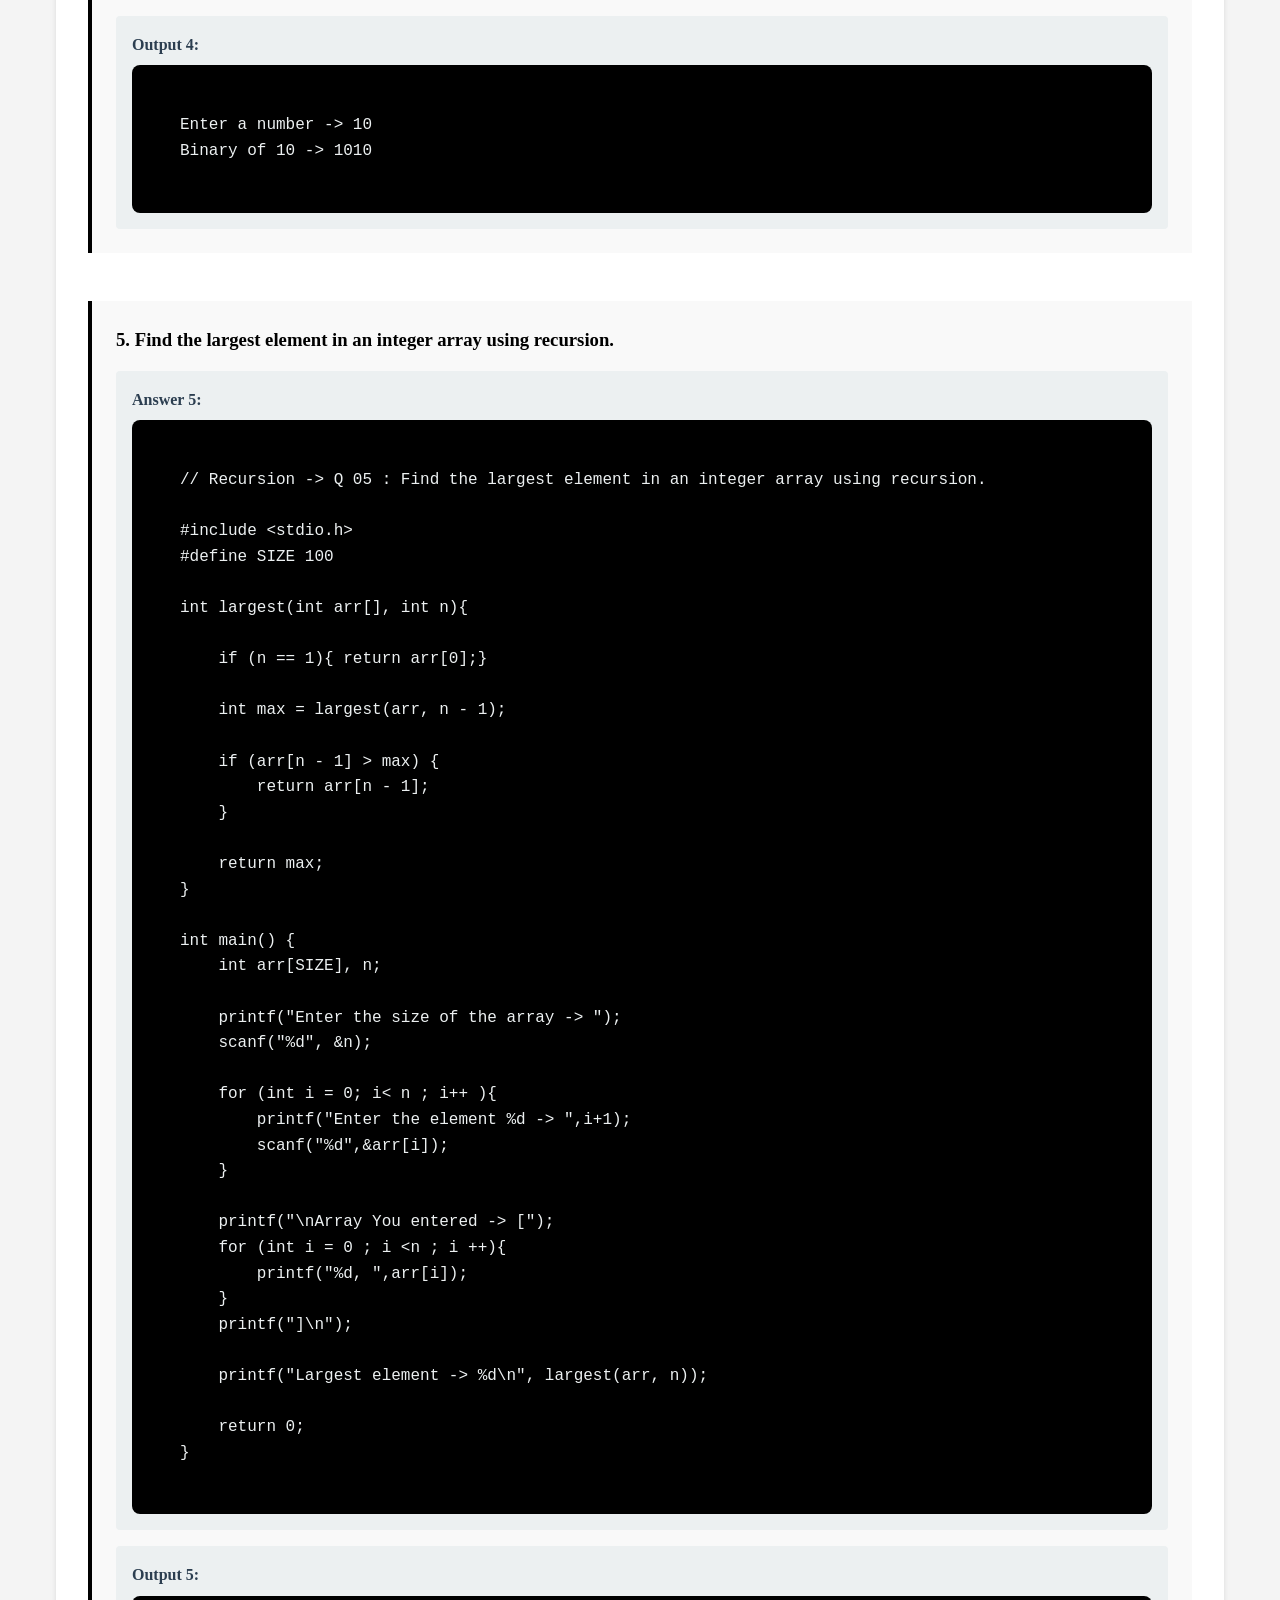
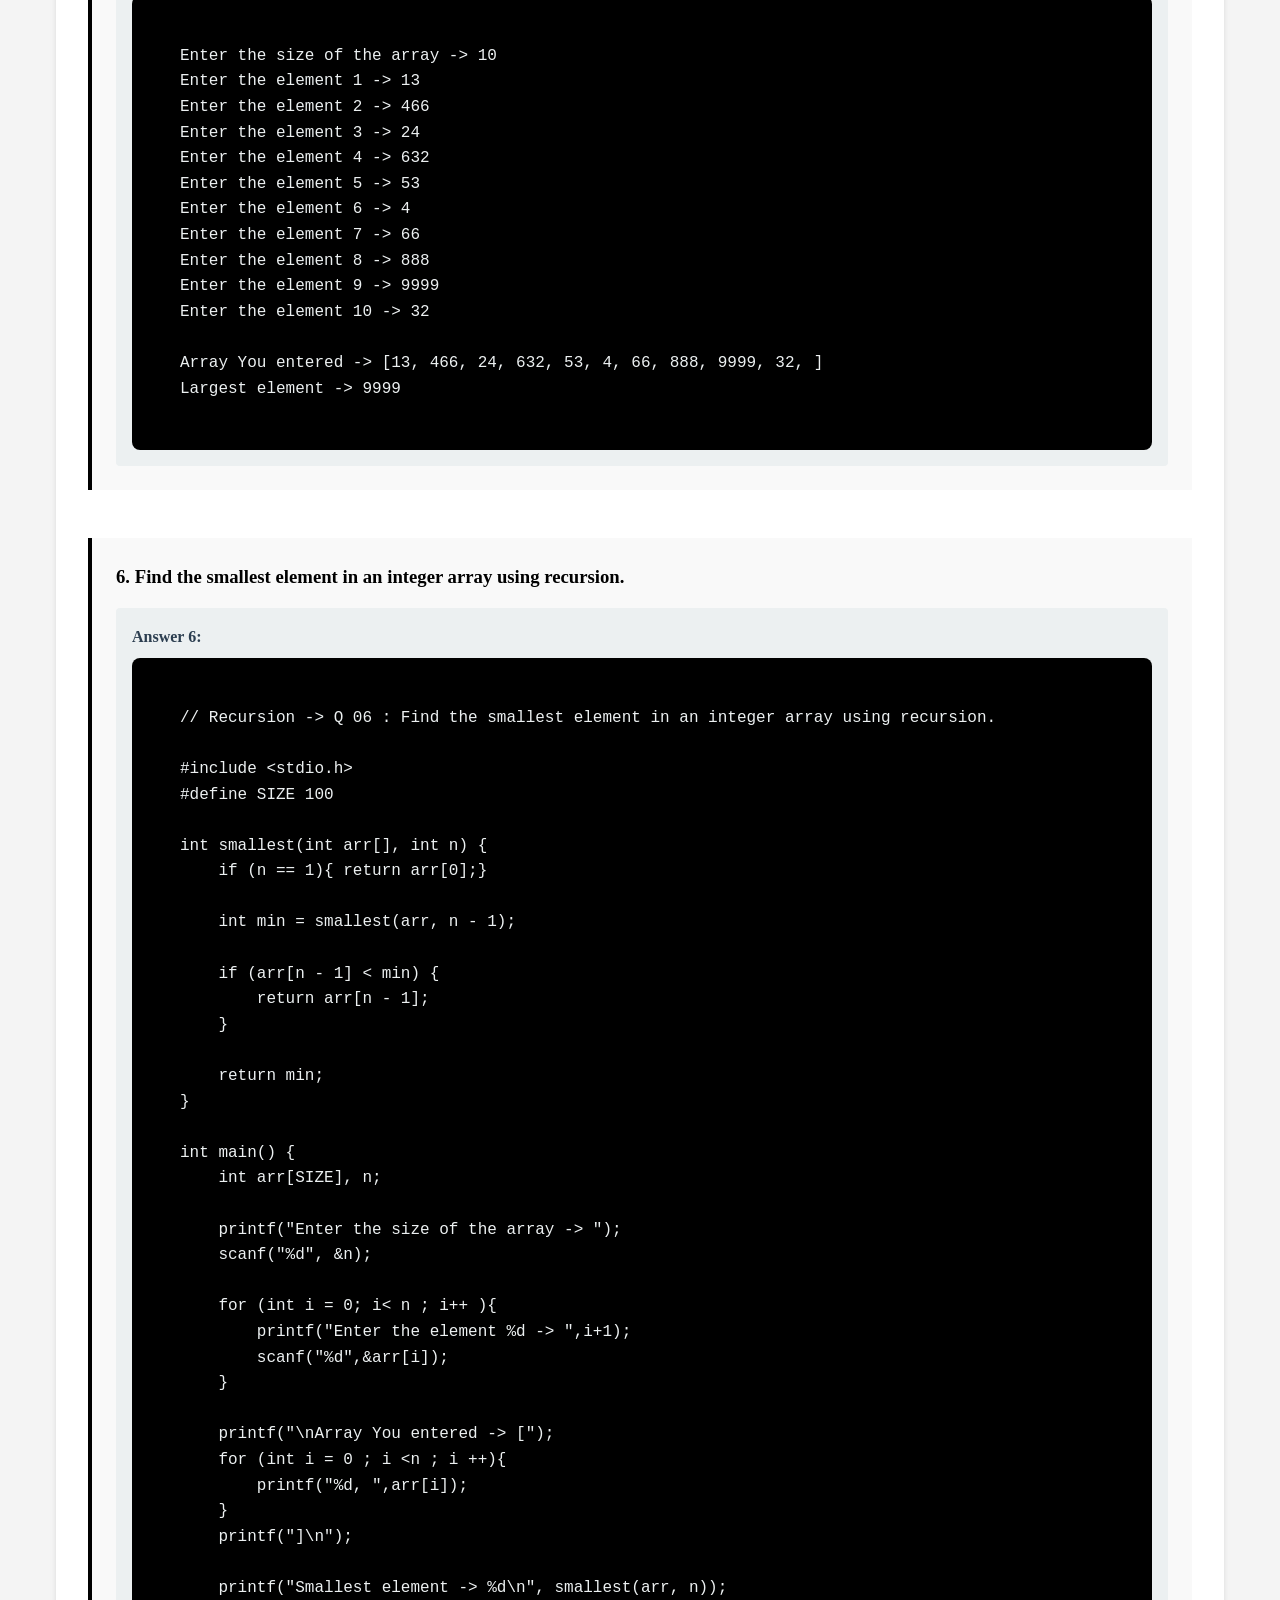
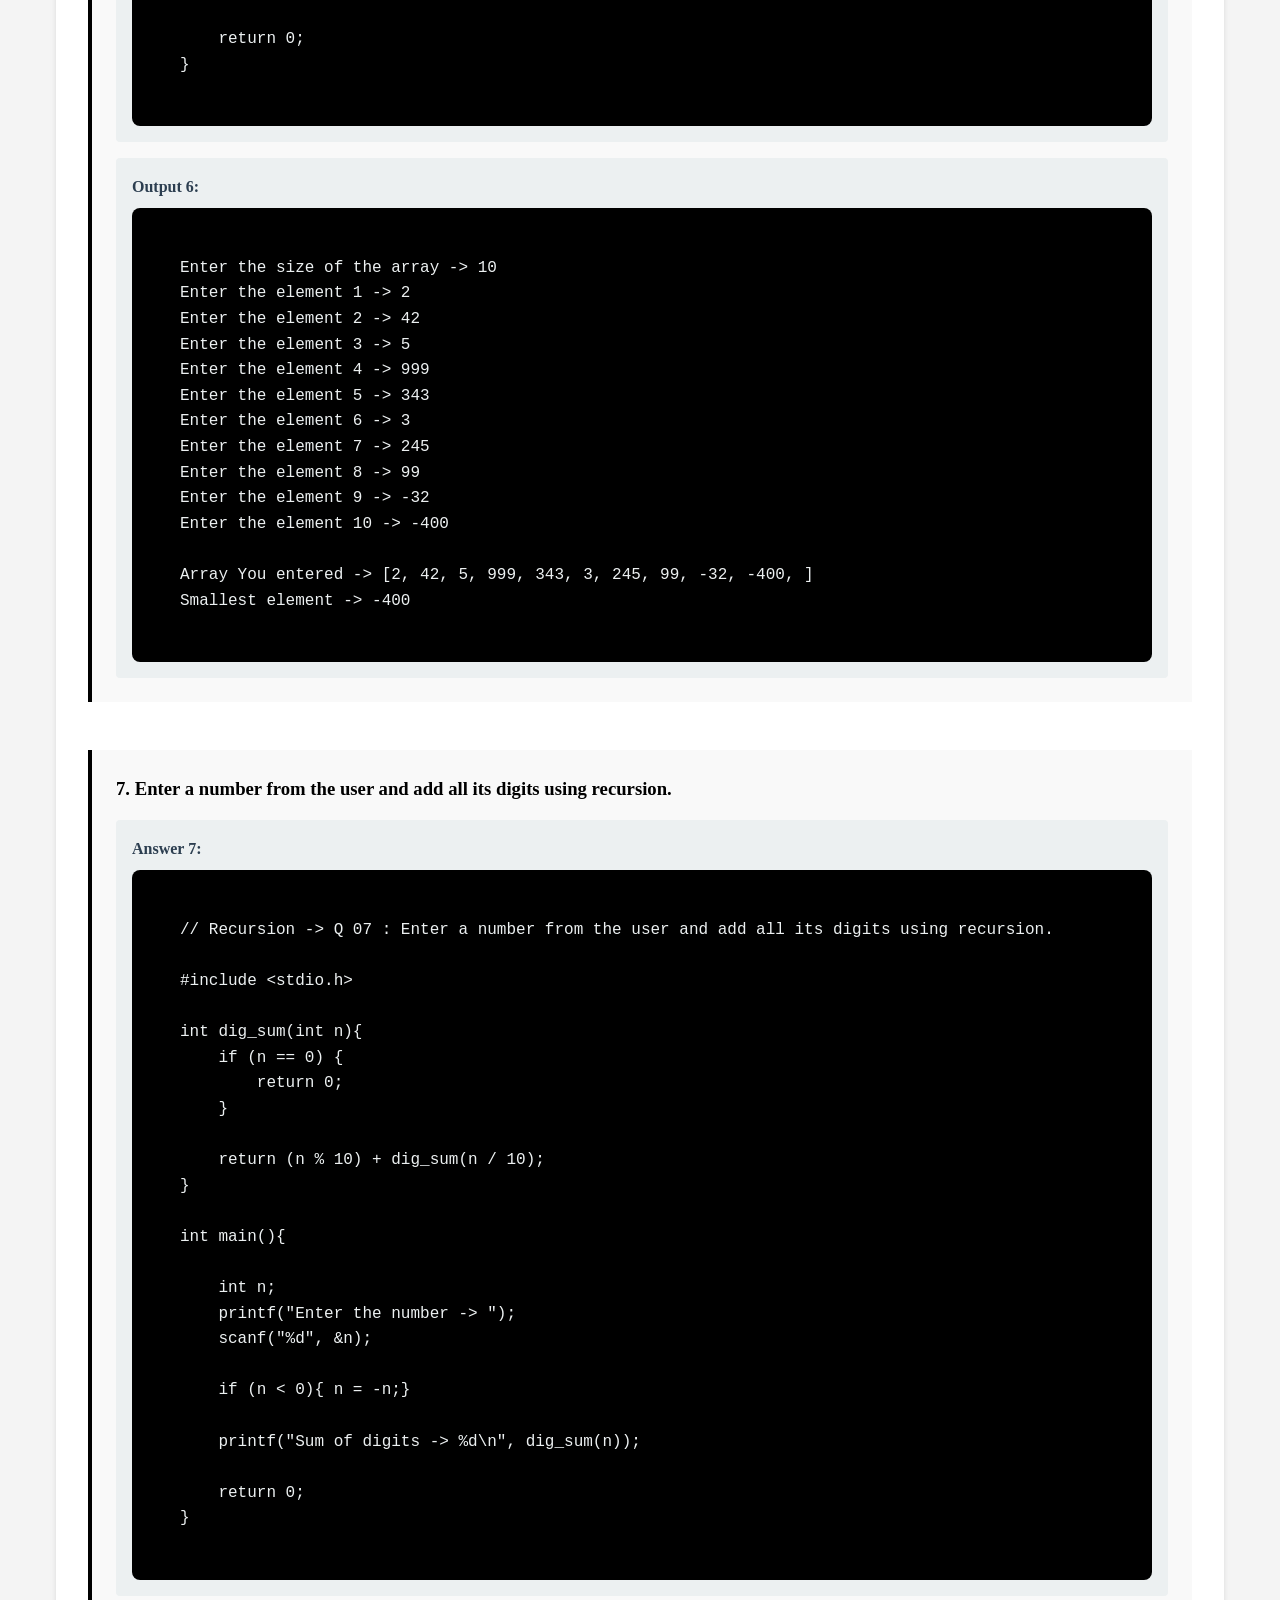
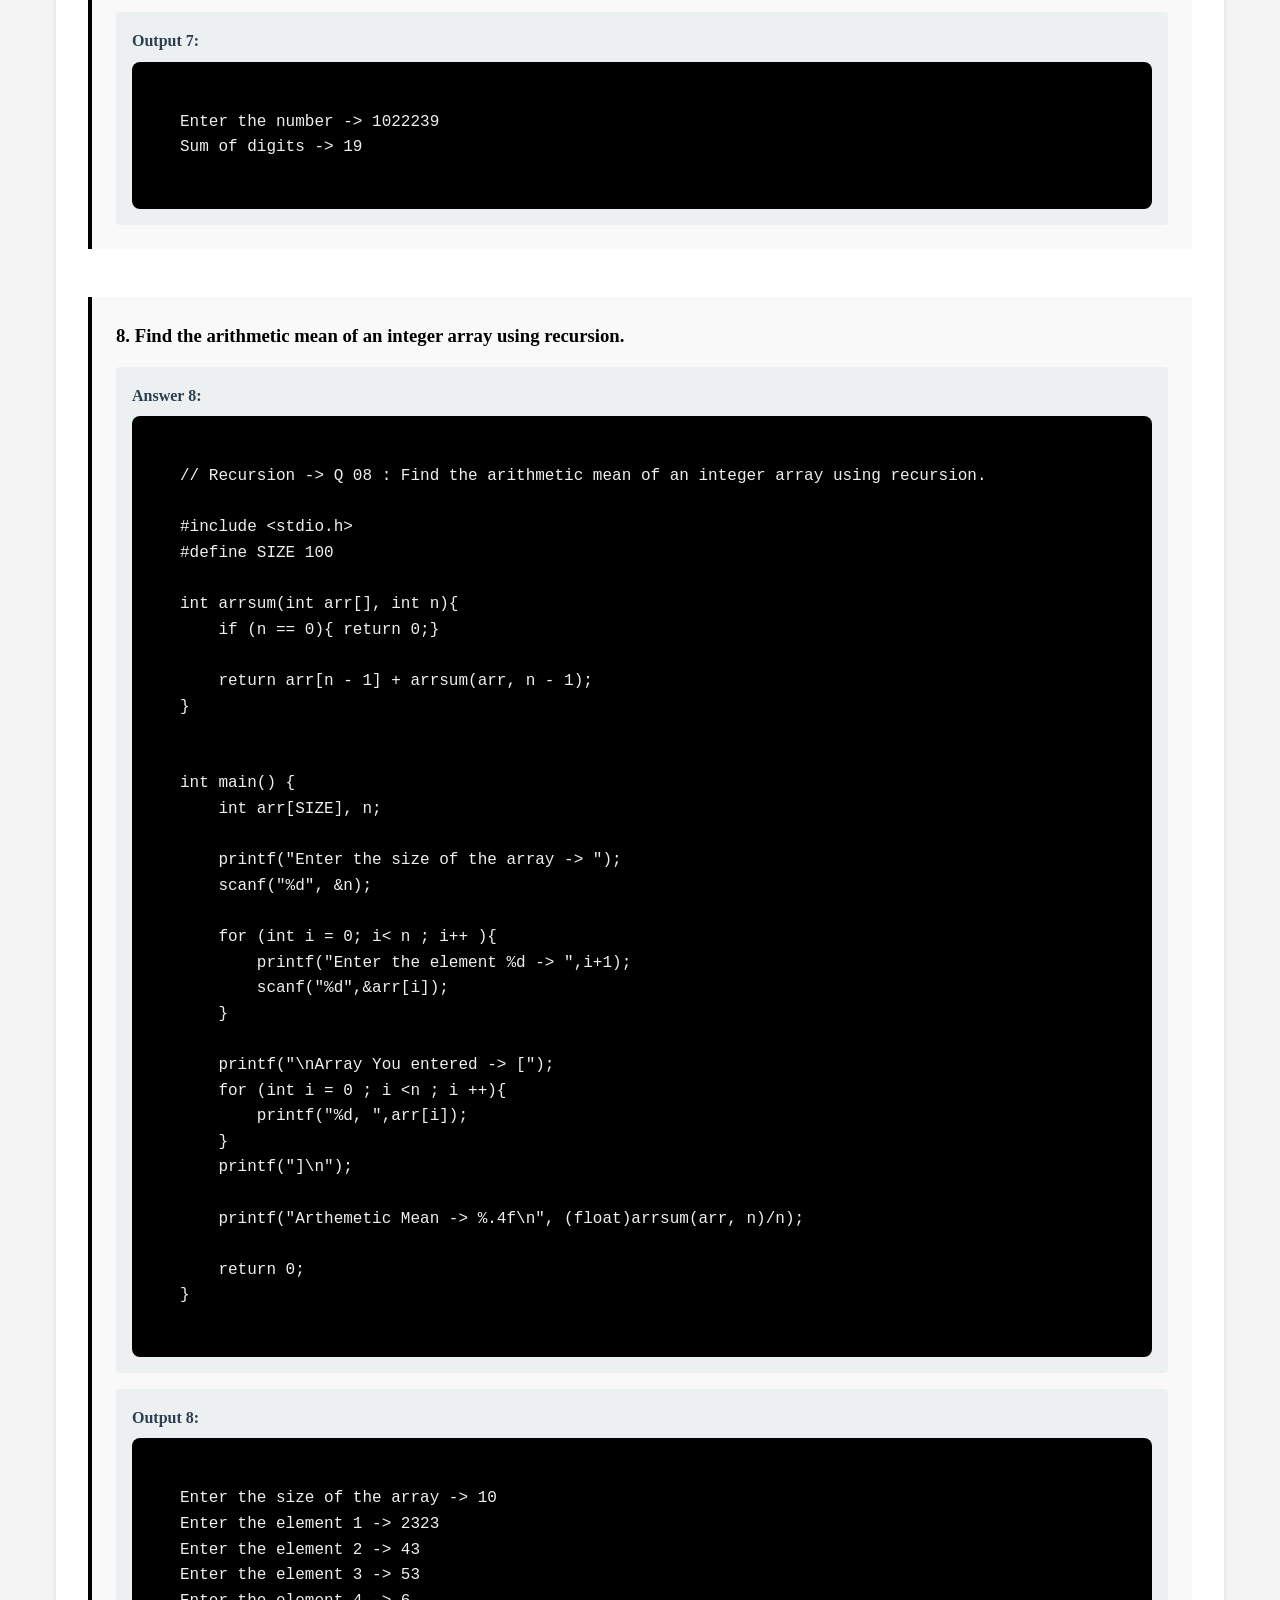
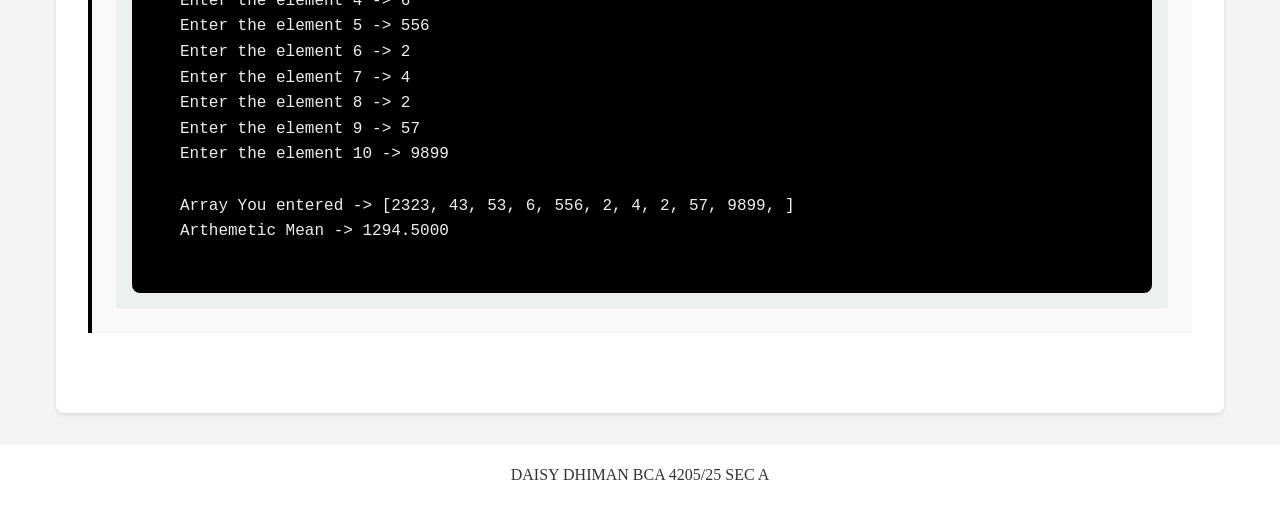
<file: web-pages/recursion.html>
<!DOCTYPE html>
<html lang="en">
<head>
    <meta charset="UTF-8">
    <meta name="viewport" content="width=device-width, initial-scale=1.0">
    <title>RECURSION - BCA 4205/25 Daisy Dhiman</title>
    <link rel="stylesheet" href="style.css">
</head>
<body>
    <nav class="simple-nav">
        <div class="nav-logo"><a href="../index.html">Data Structures Questions</a></div>
    </nav>

    <div class="container">
        <a href="../index.html" class="back-link">&larr; Back to Home</a>

        <div class="questions-page">
            <h1>RECURSION</h1>

            <div class="question-index">
                <h2>Questions List</h2>
                <ul>
                    <li><a href="#q1">1. Calculate the factorial of a number using recursion.</a></li>
                    <li><a href="#q2">2. Calculate the Fibonacci number using recursion.</a></li>
                    <li><a href="#q3">3. Calculate the sum of natural numbers up to 10 using recursion.</a></li>
                    <li><a href="#q4">4. Convert a number into binary using recursion.</a></li>
                    <li><a href="#q5">5. Find the largest element in an integer array using recursion.</a></li>
                    <li><a href="#q6">6. Find the smallest element in an integer array using recursion.</a></li>
                    <li><a href="#q7">7. Enter a number from the user and add all its digits using recursion.</a></li>
                    <li><a href="#q8">8. Find the arithmetic mean of an integer array using recursion.</a></li>
                </ul>
            </div>

<div class="question-section" id="q1">
<h3>1. Calculate the factorial of a number using recursion.</h3>
<div class="answer-box">
<h4>Answer 1:</h4>
<pre><code>// Recursion -&gt; Q 01 : Calculate the factorial of a number using recursion.

#include &lt;stdio.h&gt;

int factorial(int n){
    if (n == 0 || n == 1) return 1;
    return n * factorial(n - 1);
}


int main() {

    int n;
    printf(&quot;Enter the number -&gt; &quot;);
    scanf(&quot;%d&quot;, &amp;n);

    if (n &lt; 0) {
        printf(&quot;Factorial not defined for negative numbers \n&quot;);
        return 1;
    }

    printf(&quot;Factorial of %d -&gt; %d\n&quot;, n, factorial(n));

    return 0;
}</code></pre>
</div>
<div class="answer-box">
<h4>Output 1:</h4>
<pre><code>Enter the number -&gt; 10
Factorial of 10 -&gt; 3628800
</code></pre>
</div>
</div>

<div class="question-section" id="q2">
<h3>2. Calculate the Fibonacci number using recursion.</h3>
<div class="answer-box">
<h4>Answer 2:</h4>
<pre><code>// Recursion -&gt; Q 02 : Calculate the Fibonacci number using recursion.
#include &lt;stdio.h&gt;

int fibonacci(int n) {
    if (n == 0) {return 0;}
    if (n == 1) { return 1;}

    return fibonacci(n - 1) + fibonacci(n - 2);
}

int main() {
    int n;

    printf(&quot;Enter the positionm -&gt; &quot;);
    scanf(&quot;%d&quot;, &amp;n);

    if (n &lt; 0) {
        printf(&quot;Invalid position\n&quot;);
        return 1;
    }

    printf(&quot;Fibonacci number at position %d -&gt; %d\n&quot;, n, fibonacci(n));

    return 0;
}</code></pre>
</div>
<div class="answer-box">
<h4>Output 2:</h4>
<pre><code>Enter the positionm -&gt; 10
Fibonacci number at position 10 -&gt; 55
</code></pre>
</div>
</div>

<div class="question-section" id="q3">
<h3>3. Calculate the sum of natural numbers up to 10 using recursion.</h3>
<div class="answer-box">
<h4>Answer 3:</h4>
<pre><code>// Recursion -&gt; Q 03 : Calculate the sum of natural numbers up to 10 using recursion.
#include &lt;stdio.h&gt;

int sum(int n) {
    if (n == 0){ return 0;}
    return n + sum(n - 1);
}

int main() {

    printf(&quot;Sum of natural numbers up to 10 -&gt; %d\n&quot;, sum(10));
    return 0;
}</code></pre>
</div>
<div class="answer-box">
<h4>Output 3:</h4>
<pre><code>Sum of natural numbers up to 10 -&gt; 55
</code></pre>
</div>
</div>

<div class="question-section" id="q4">
<h3>4. Convert a number into binary using recursion.</h3>
<div class="answer-box">
<h4>Answer 4:</h4>
<pre><code>// Recursion -&gt; Q 04 : Convert a number into binary using recursion.
#include &lt;stdio.h&gt;

void binary(int n) {
    if (n == 0){ return;}
    
    binary(n / 2);
    printf(&quot;%d&quot;, n % 2);
}

int main() {
    int n;

    printf(&quot;Enter a number -&gt; &quot;);
    scanf(&quot;%d&quot;, &amp;n);

    if (n &lt; 0) {
        printf(&quot;number should be +ve\n&quot;);
        return 1;
    }

    printf(&quot;Binary of %d -&gt; &quot;, n);

    if (n == 0){ printf(&quot;0&quot;);}
    else       { binary(n);}

    return 0;
}</code></pre>
</div>
<div class="answer-box">
<h4>Output 4:</h4>
<pre><code>Enter a number -&gt; 10
Binary of 10 -&gt; 1010</code></pre>
</div>
</div>

<div class="question-section" id="q5">
<h3>5. Find the largest element in an integer array using recursion.</h3>
<div class="answer-box">
<h4>Answer 5:</h4>
<pre><code>// Recursion -&gt; Q 05 : Find the largest element in an integer array using recursion.

#include &lt;stdio.h&gt;
#define SIZE 100

int largest(int arr[], int n){

    if (n == 1){ return arr[0];}

    int max = largest(arr, n - 1);

    if (arr[n - 1] &gt; max) {
        return arr[n - 1];
    }

    return max;
}

int main() {
    int arr[SIZE], n;

    printf(&quot;Enter the size of the array -&gt; &quot;);
    scanf(&quot;%d&quot;, &amp;n);

    for (int i = 0; i&lt; n ; i++ ){
        printf(&quot;Enter the element %d -&gt; &quot;,i+1);
        scanf(&quot;%d&quot;,&amp;arr[i]);
    }

    printf(&quot;\nArray You entered -&gt; [&quot;);
    for (int i = 0 ; i &lt;n ; i ++){
        printf(&quot;%d, &quot;,arr[i]);
    }
    printf(&quot;]\n&quot;);

    printf(&quot;Largest element -&gt; %d\n&quot;, largest(arr, n));

    return 0;
}</code></pre>
</div>
<div class="answer-box">
<h4>Output 5:</h4>
<pre><code>Enter the size of the array -&gt; 10
Enter the element 1 -&gt; 13
Enter the element 2 -&gt; 466
Enter the element 3 -&gt; 24
Enter the element 4 -&gt; 632
Enter the element 5 -&gt; 53
Enter the element 6 -&gt; 4
Enter the element 7 -&gt; 66
Enter the element 8 -&gt; 888
Enter the element 9 -&gt; 9999
Enter the element 10 -&gt; 32

Array You entered -&gt; [13, 466, 24, 632, 53, 4, 66, 888, 9999, 32, ]
Largest element -&gt; 9999
</code></pre>
</div>
</div>

<div class="question-section" id="q6">
<h3>6. Find the smallest element in an integer array using recursion.</h3>
<div class="answer-box">
<h4>Answer 6:</h4>
<pre><code>// Recursion -&gt; Q 06 : Find the smallest element in an integer array using recursion.

#include &lt;stdio.h&gt;
#define SIZE 100

int smallest(int arr[], int n) {
    if (n == 1){ return arr[0];}

    int min = smallest(arr, n - 1);

    if (arr[n - 1] &lt; min) {
        return arr[n - 1];
    }

    return min;
}

int main() {
    int arr[SIZE], n;

    printf(&quot;Enter the size of the array -&gt; &quot;);
    scanf(&quot;%d&quot;, &amp;n);

    for (int i = 0; i&lt; n ; i++ ){
        printf(&quot;Enter the element %d -&gt; &quot;,i+1);
        scanf(&quot;%d&quot;,&amp;arr[i]);
    }

    printf(&quot;\nArray You entered -&gt; [&quot;);
    for (int i = 0 ; i &lt;n ; i ++){
        printf(&quot;%d, &quot;,arr[i]);
    }
    printf(&quot;]\n&quot;);

    printf(&quot;Smallest element -&gt; %d\n&quot;, smallest(arr, n));

    return 0;
}</code></pre>
</div>
<div class="answer-box">
<h4>Output 6:</h4>
<pre><code>Enter the size of the array -&gt; 10
Enter the element 1 -&gt; 2
Enter the element 2 -&gt; 42
Enter the element 3 -&gt; 5
Enter the element 4 -&gt; 999
Enter the element 5 -&gt; 343
Enter the element 6 -&gt; 3
Enter the element 7 -&gt; 245
Enter the element 8 -&gt; 99
Enter the element 9 -&gt; -32
Enter the element 10 -&gt; -400

Array You entered -&gt; [2, 42, 5, 999, 343, 3, 245, 99, -32, -400, ]
Smallest element -&gt; -400
</code></pre>
</div>
</div>

<div class="question-section" id="q7">
<h3>7. Enter a number from the user and add all its digits using recursion.</h3>
<div class="answer-box">
<h4>Answer 7:</h4>
<pre><code>// Recursion -&gt; Q 07 : Enter a number from the user and add all its digits using recursion.

#include &lt;stdio.h&gt;

int dig_sum(int n){
    if (n == 0) {
        return 0;
    }

    return (n % 10) + dig_sum(n / 10);
}

int main(){

    int n;
    printf(&quot;Enter the number -&gt; &quot;);
    scanf(&quot;%d&quot;, &amp;n);

    if (n &lt; 0){ n = -n;}

    printf(&quot;Sum of digits -&gt; %d\n&quot;, dig_sum(n));

    return 0;
}</code></pre>
</div>
<div class="answer-box">
<h4>Output 7:</h4>
<pre><code>Enter the number -&gt; 1022239
Sum of digits -&gt; 19
</code></pre>
</div>
</div>

<div class="question-section" id="q8">
<h3>8. Find the arithmetic mean of an integer array using recursion.</h3>
<div class="answer-box">
<h4>Answer 8:</h4>
<pre><code>// Recursion -&gt; Q 08 : Find the arithmetic mean of an integer array using recursion.

#include &lt;stdio.h&gt;
#define SIZE 100

int arrsum(int arr[], int n){
    if (n == 0){ return 0;}

    return arr[n - 1] + arrsum(arr, n - 1);
}


int main() {
    int arr[SIZE], n;

    printf(&quot;Enter the size of the array -&gt; &quot;);
    scanf(&quot;%d&quot;, &amp;n);

    for (int i = 0; i&lt; n ; i++ ){
        printf(&quot;Enter the element %d -&gt; &quot;,i+1);
        scanf(&quot;%d&quot;,&amp;arr[i]);
    }

    printf(&quot;\nArray You entered -&gt; [&quot;);
    for (int i = 0 ; i &lt;n ; i ++){
        printf(&quot;%d, &quot;,arr[i]);
    }
    printf(&quot;]\n&quot;);

    printf(&quot;Arthemetic Mean -&gt; %.4f\n&quot;, (float)arrsum(arr, n)/n);

    return 0;
}</code></pre>
</div>
<div class="answer-box">
<h4>Output 8:</h4>
<pre><code>Enter the size of the array -&gt; 10
Enter the element 1 -&gt; 2323
Enter the element 2 -&gt; 43
Enter the element 3 -&gt; 53
Enter the element 4 -&gt; 6
Enter the element 5 -&gt; 556
Enter the element 6 -&gt; 2
Enter the element 7 -&gt; 4
Enter the element 8 -&gt; 2
Enter the element 9 -&gt; 57
Enter the element 10 -&gt; 9899

Array You entered -&gt; [2323, 43, 53, 6, 556, 2, 4, 2, 57, 9899, ]
Arthemetic Mean -&gt; 1294.5000
</code></pre>
</div>
</div>
        </div>
    </div>

    <footer>
        <p>DAISY DHIMAN BCA 4205/25 SEC A</p>
    </footer>
</body>
</html>
</file>
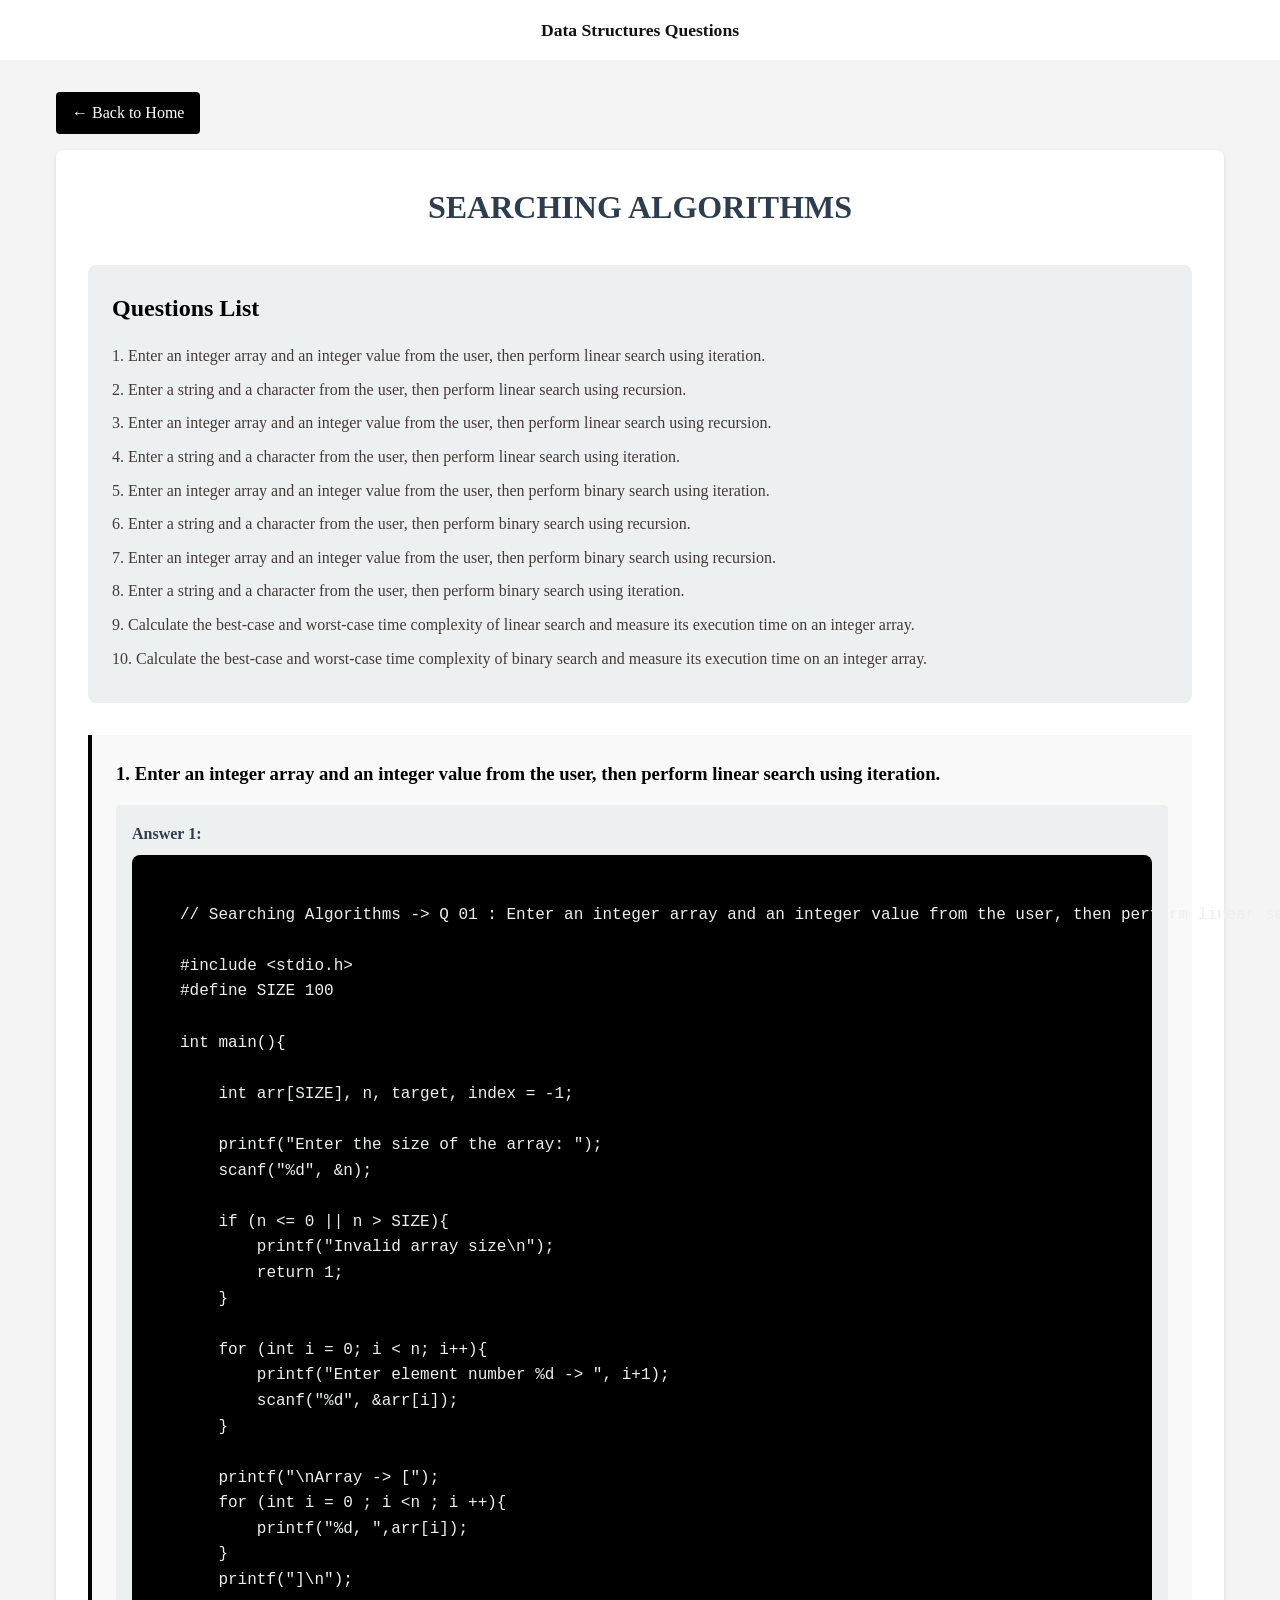
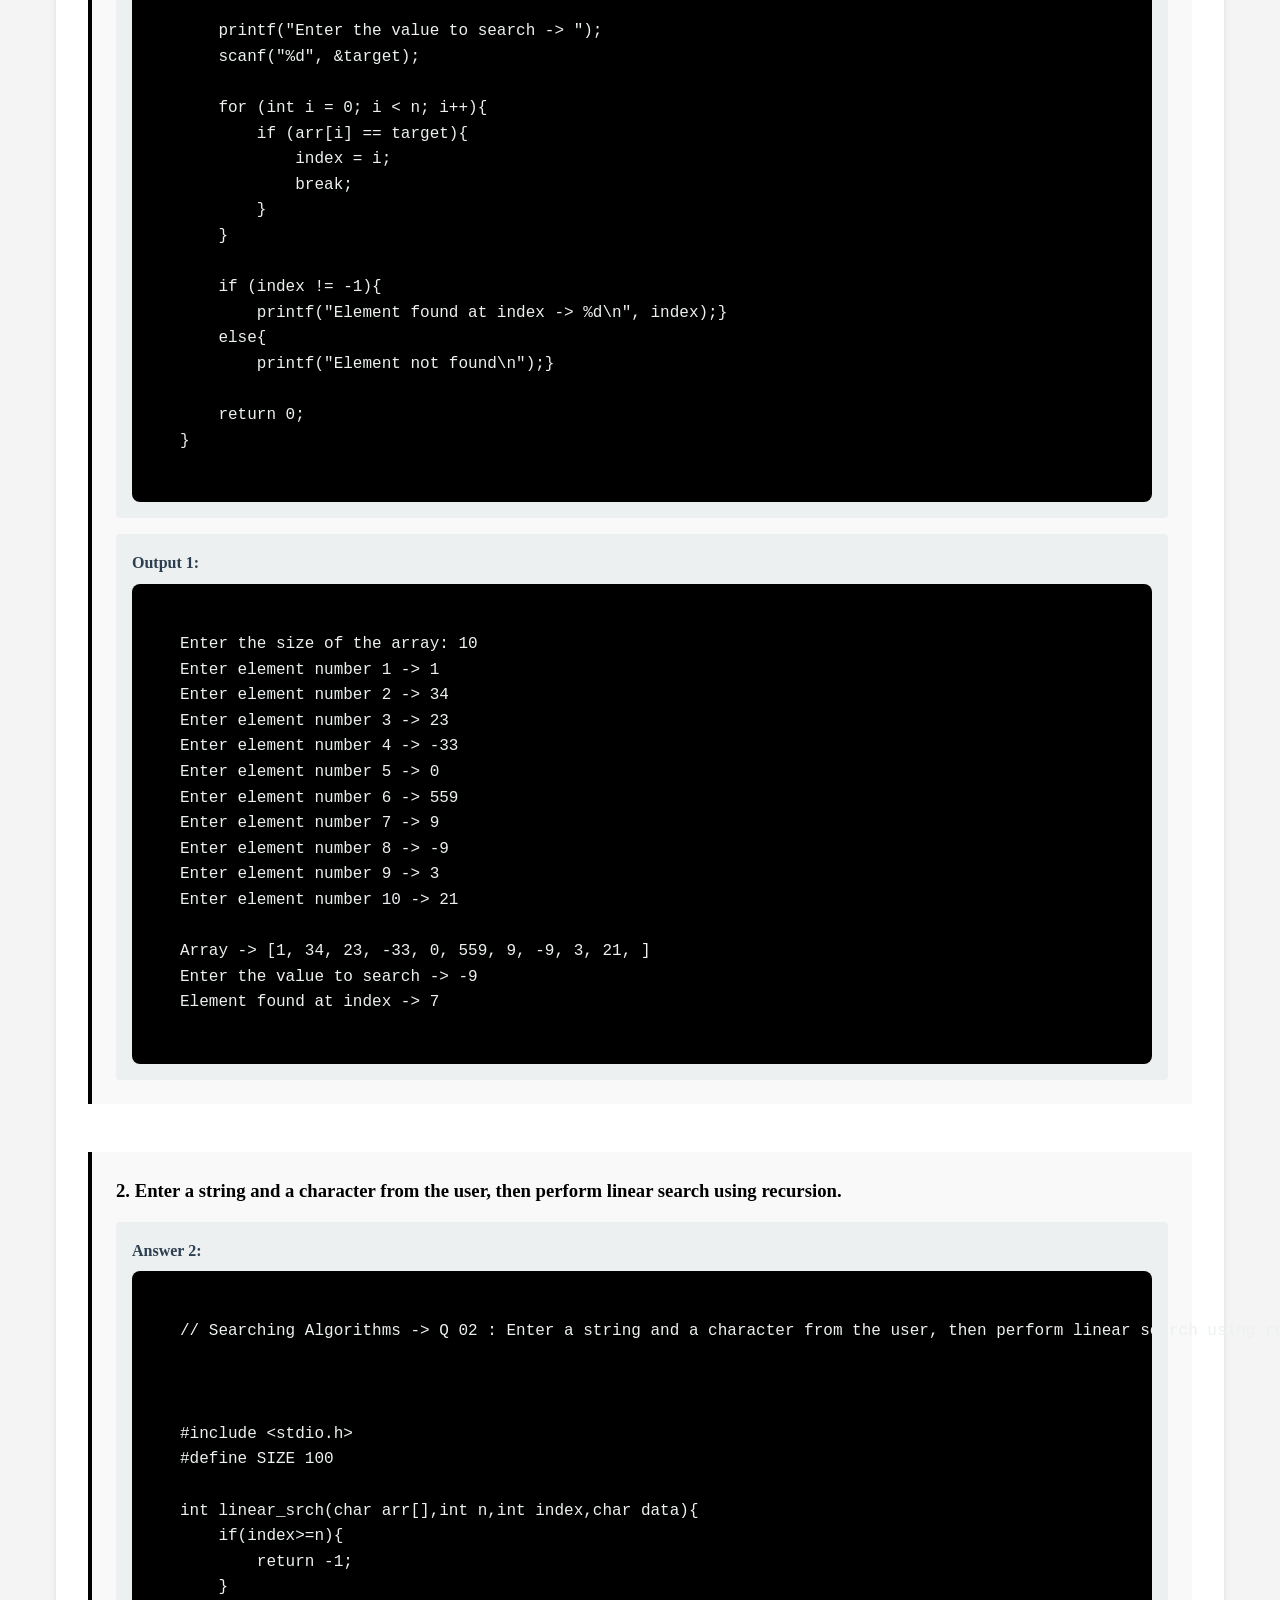
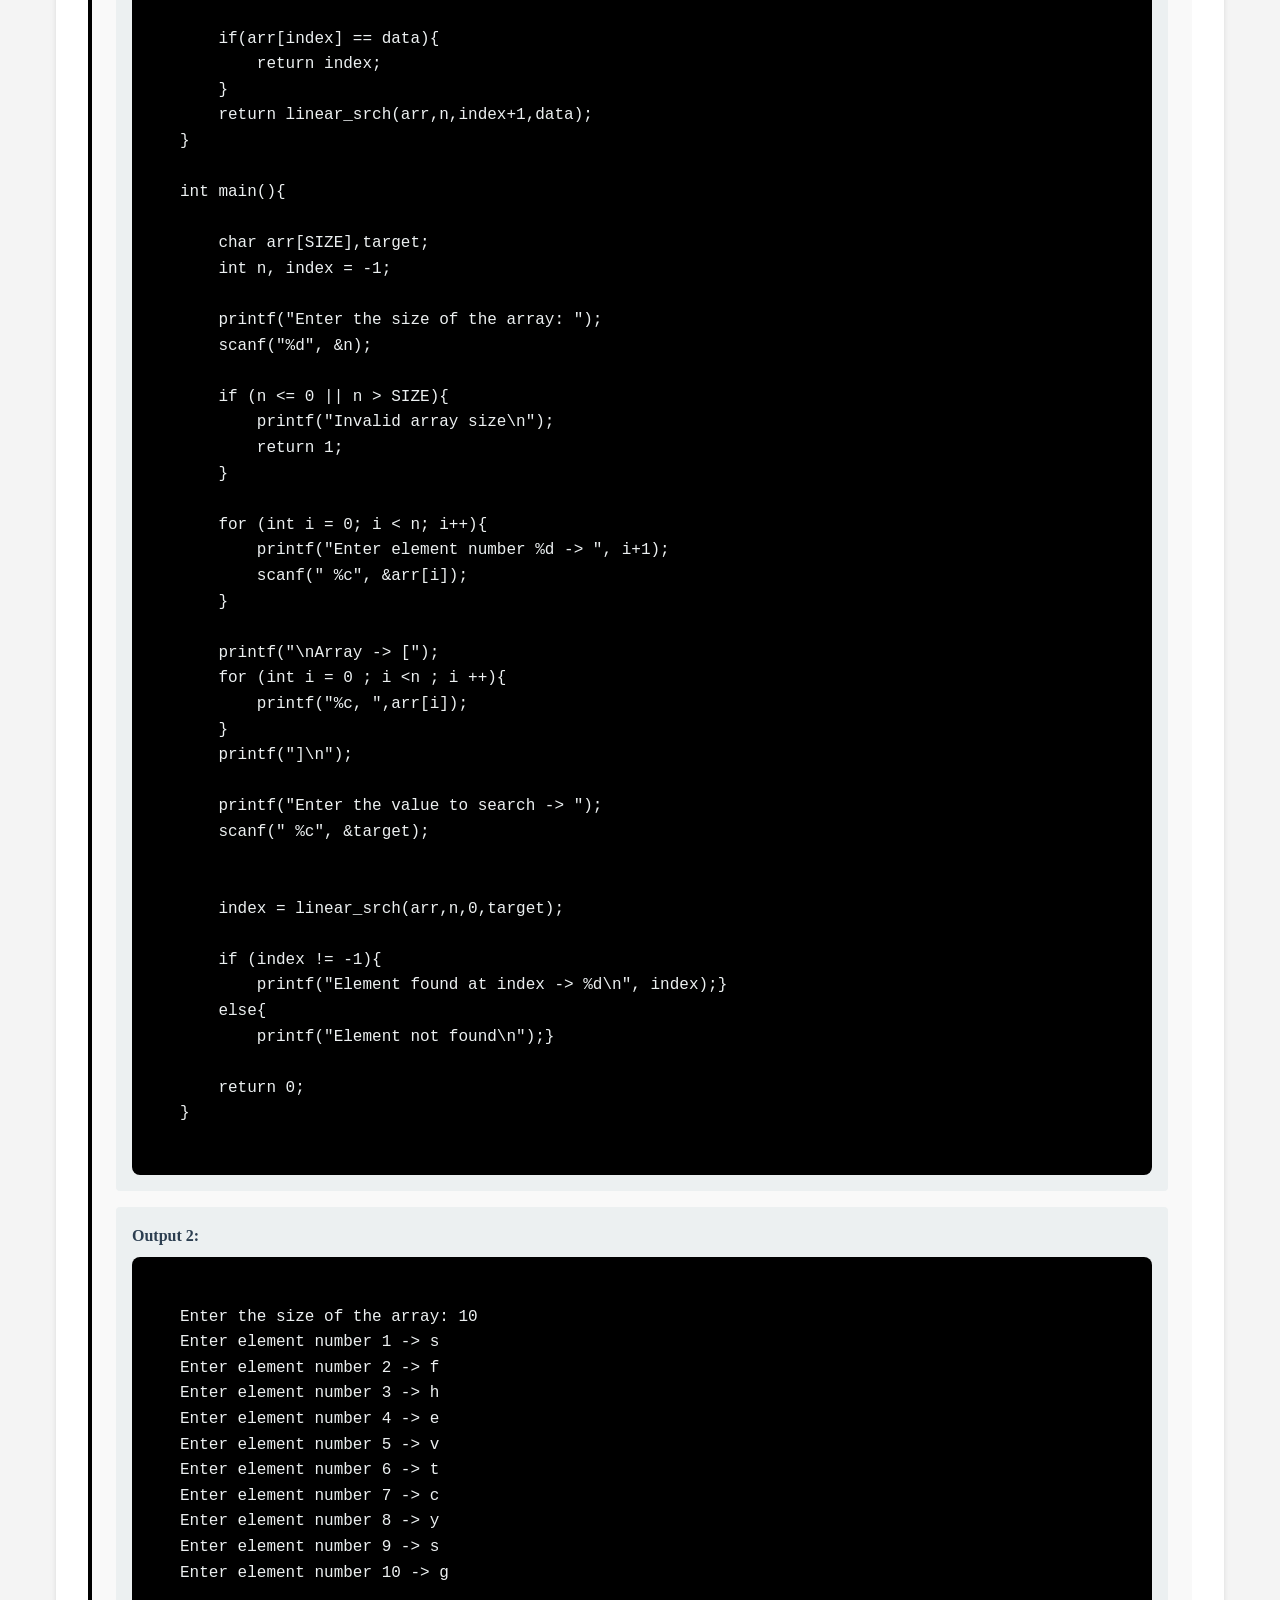
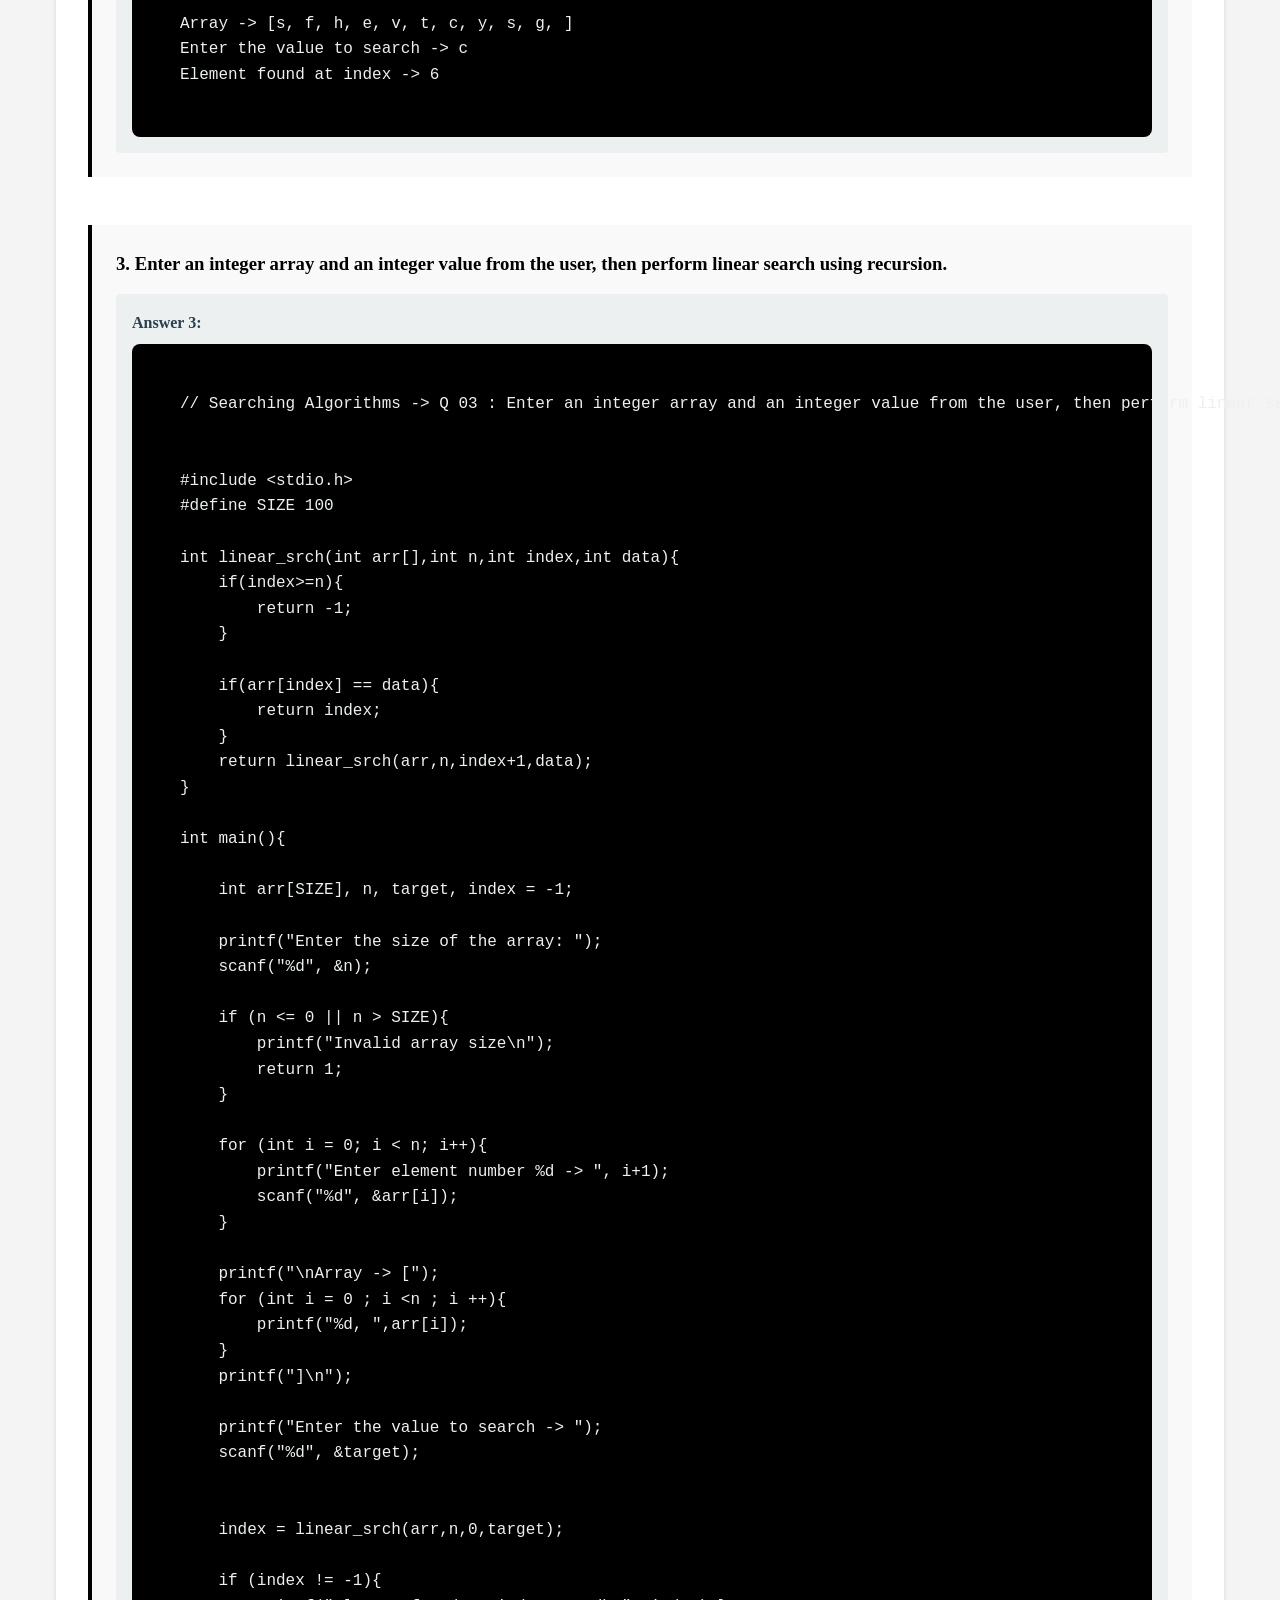
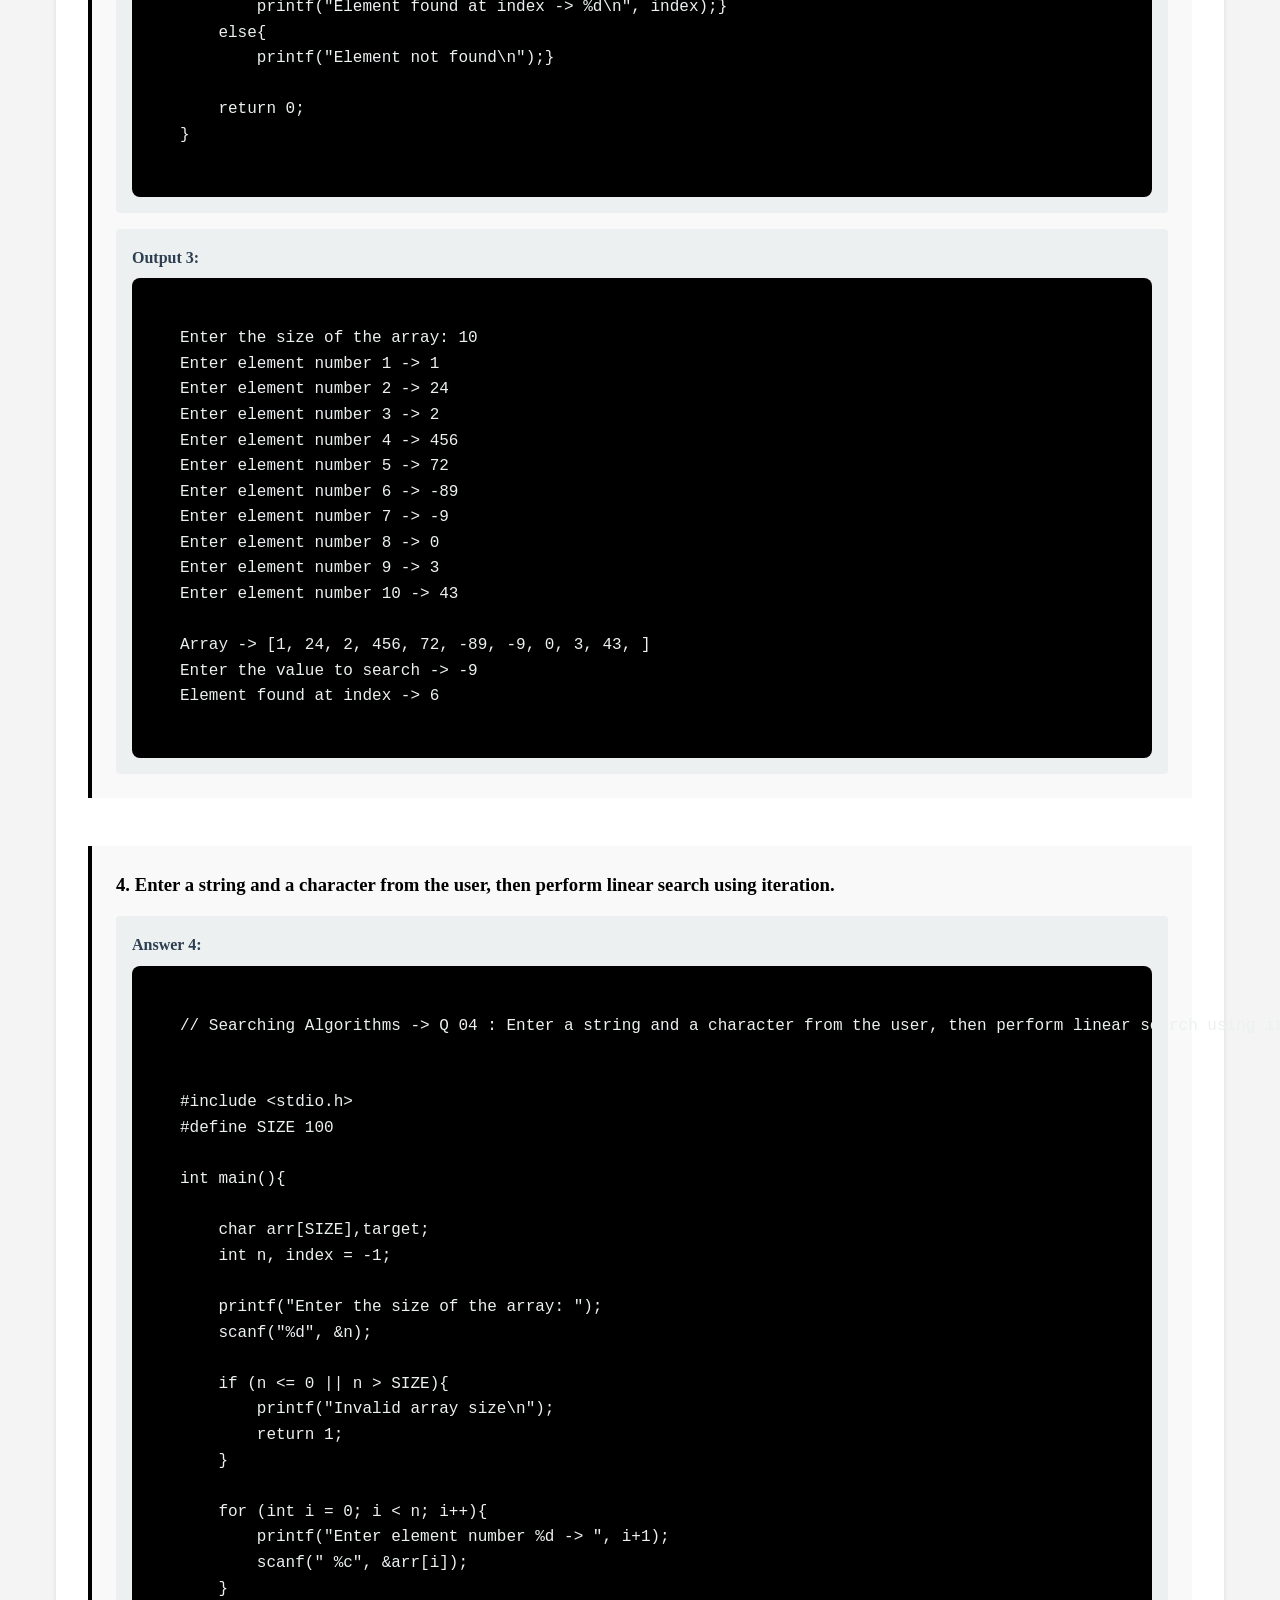
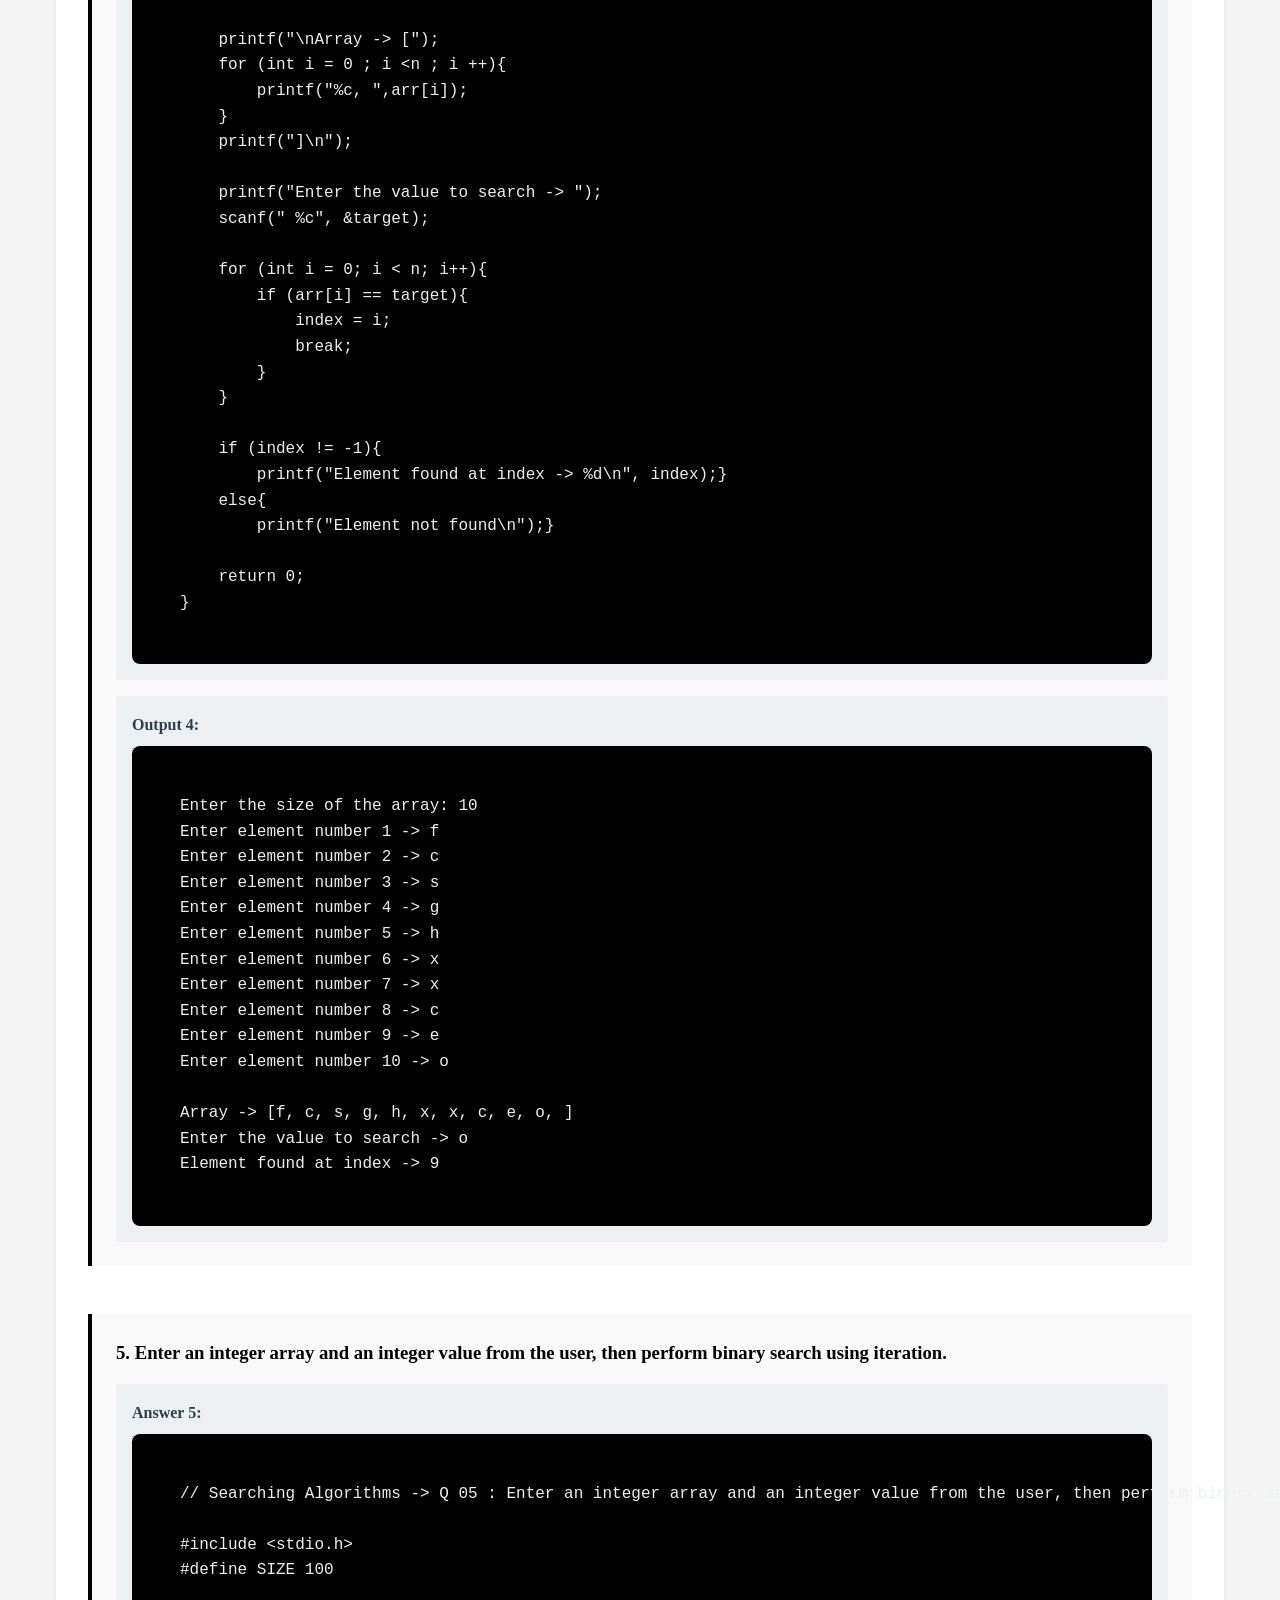
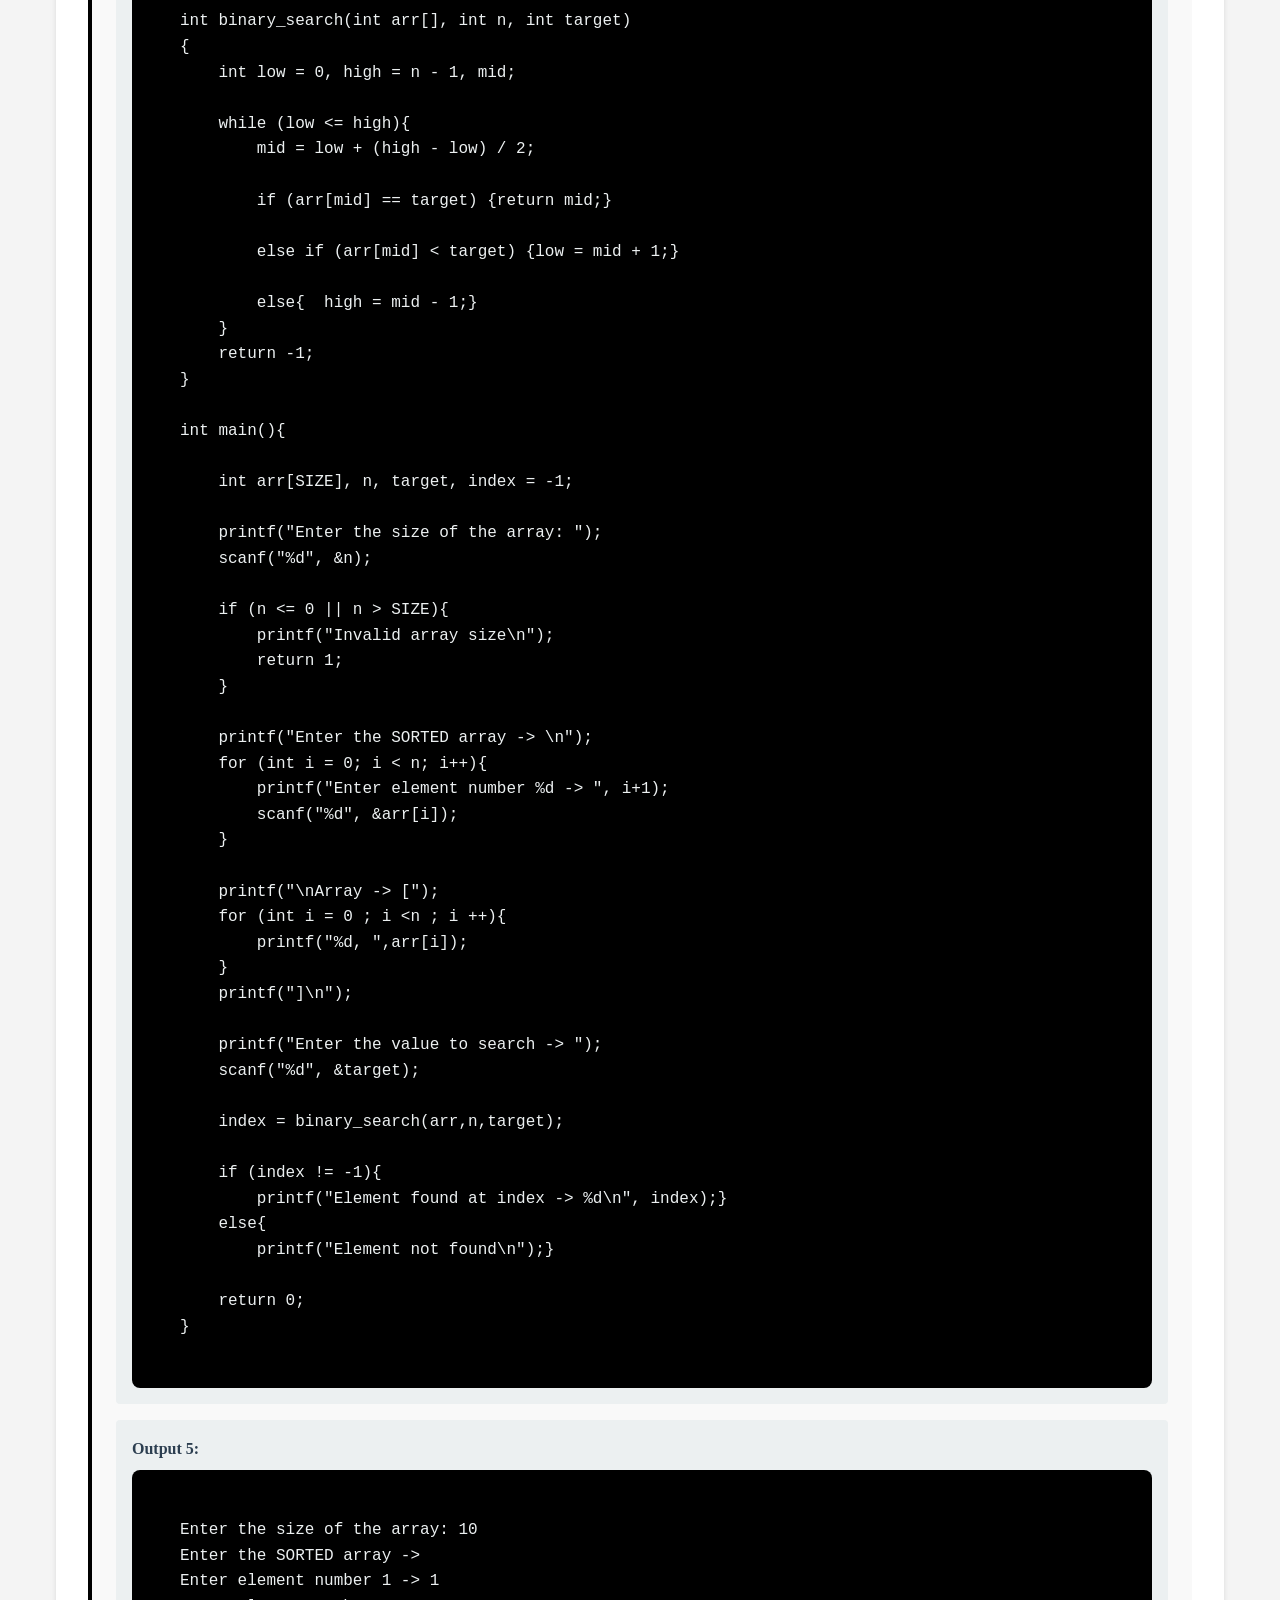
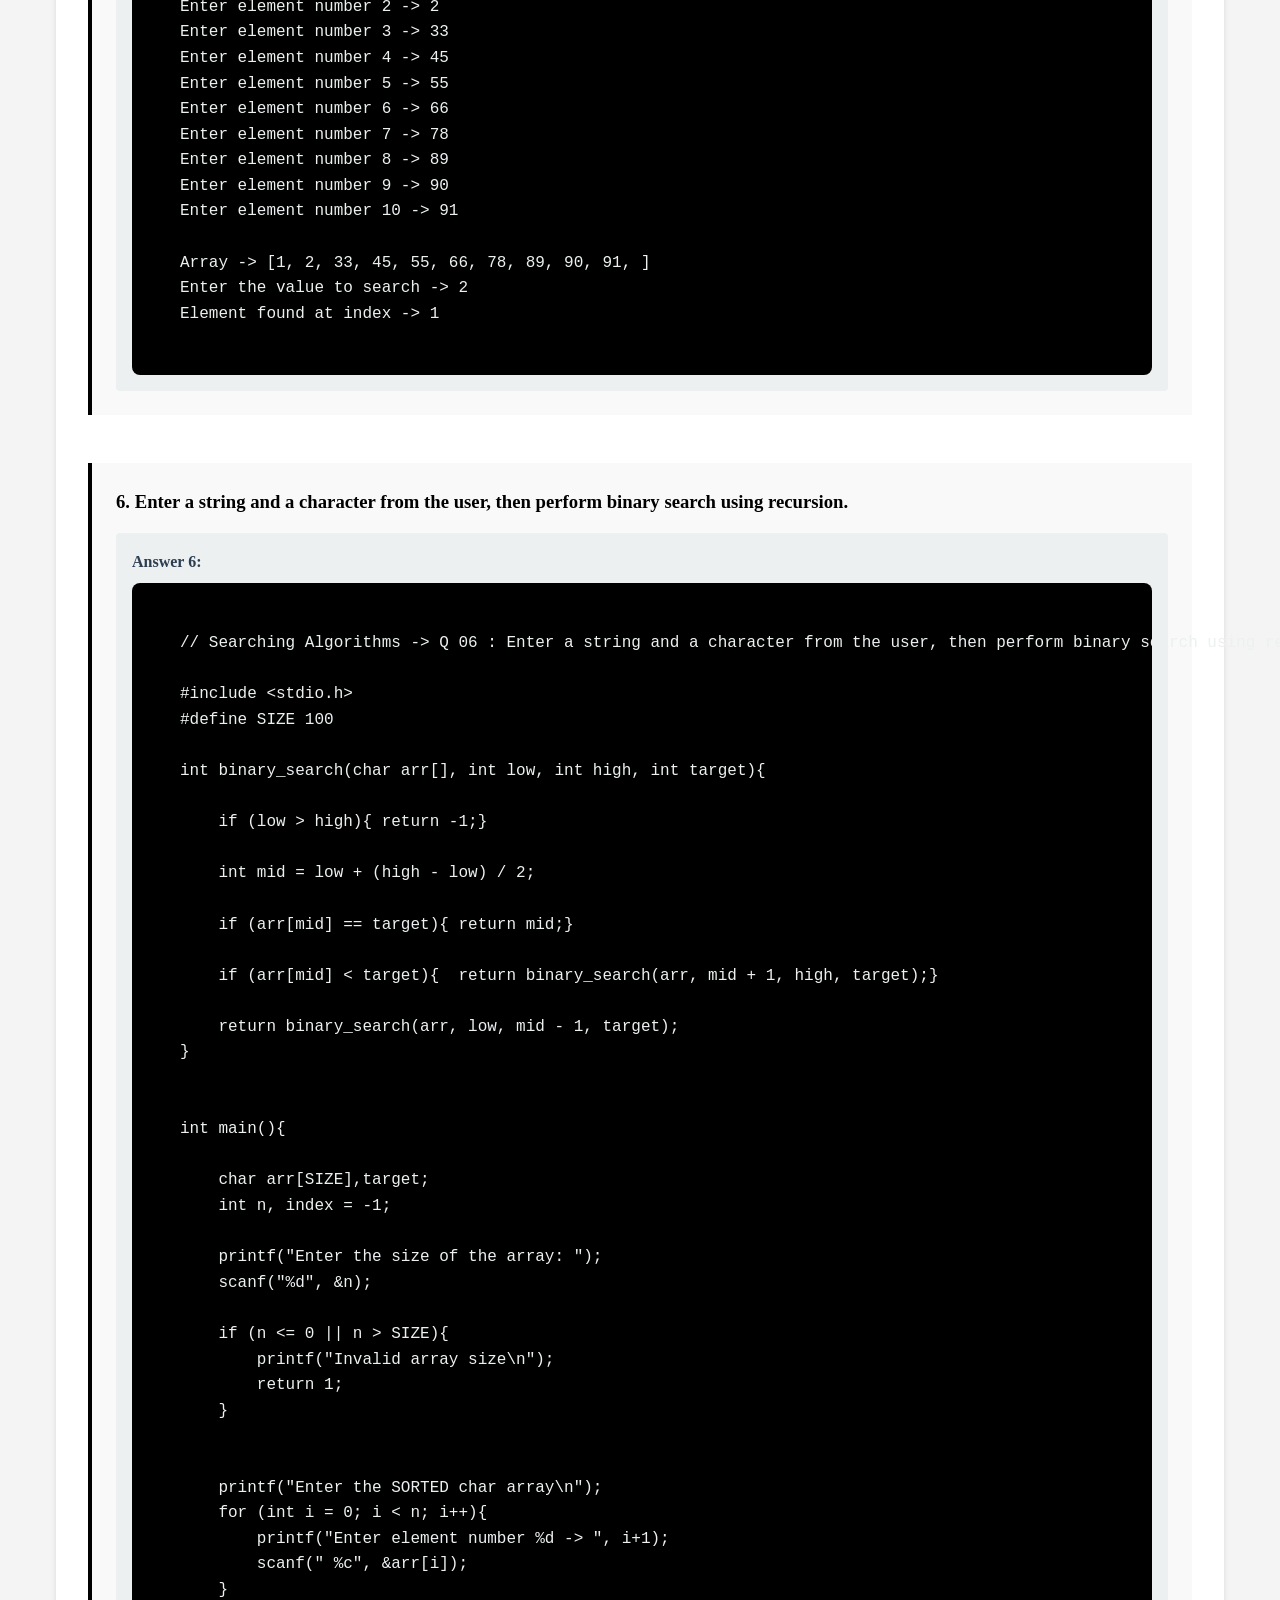
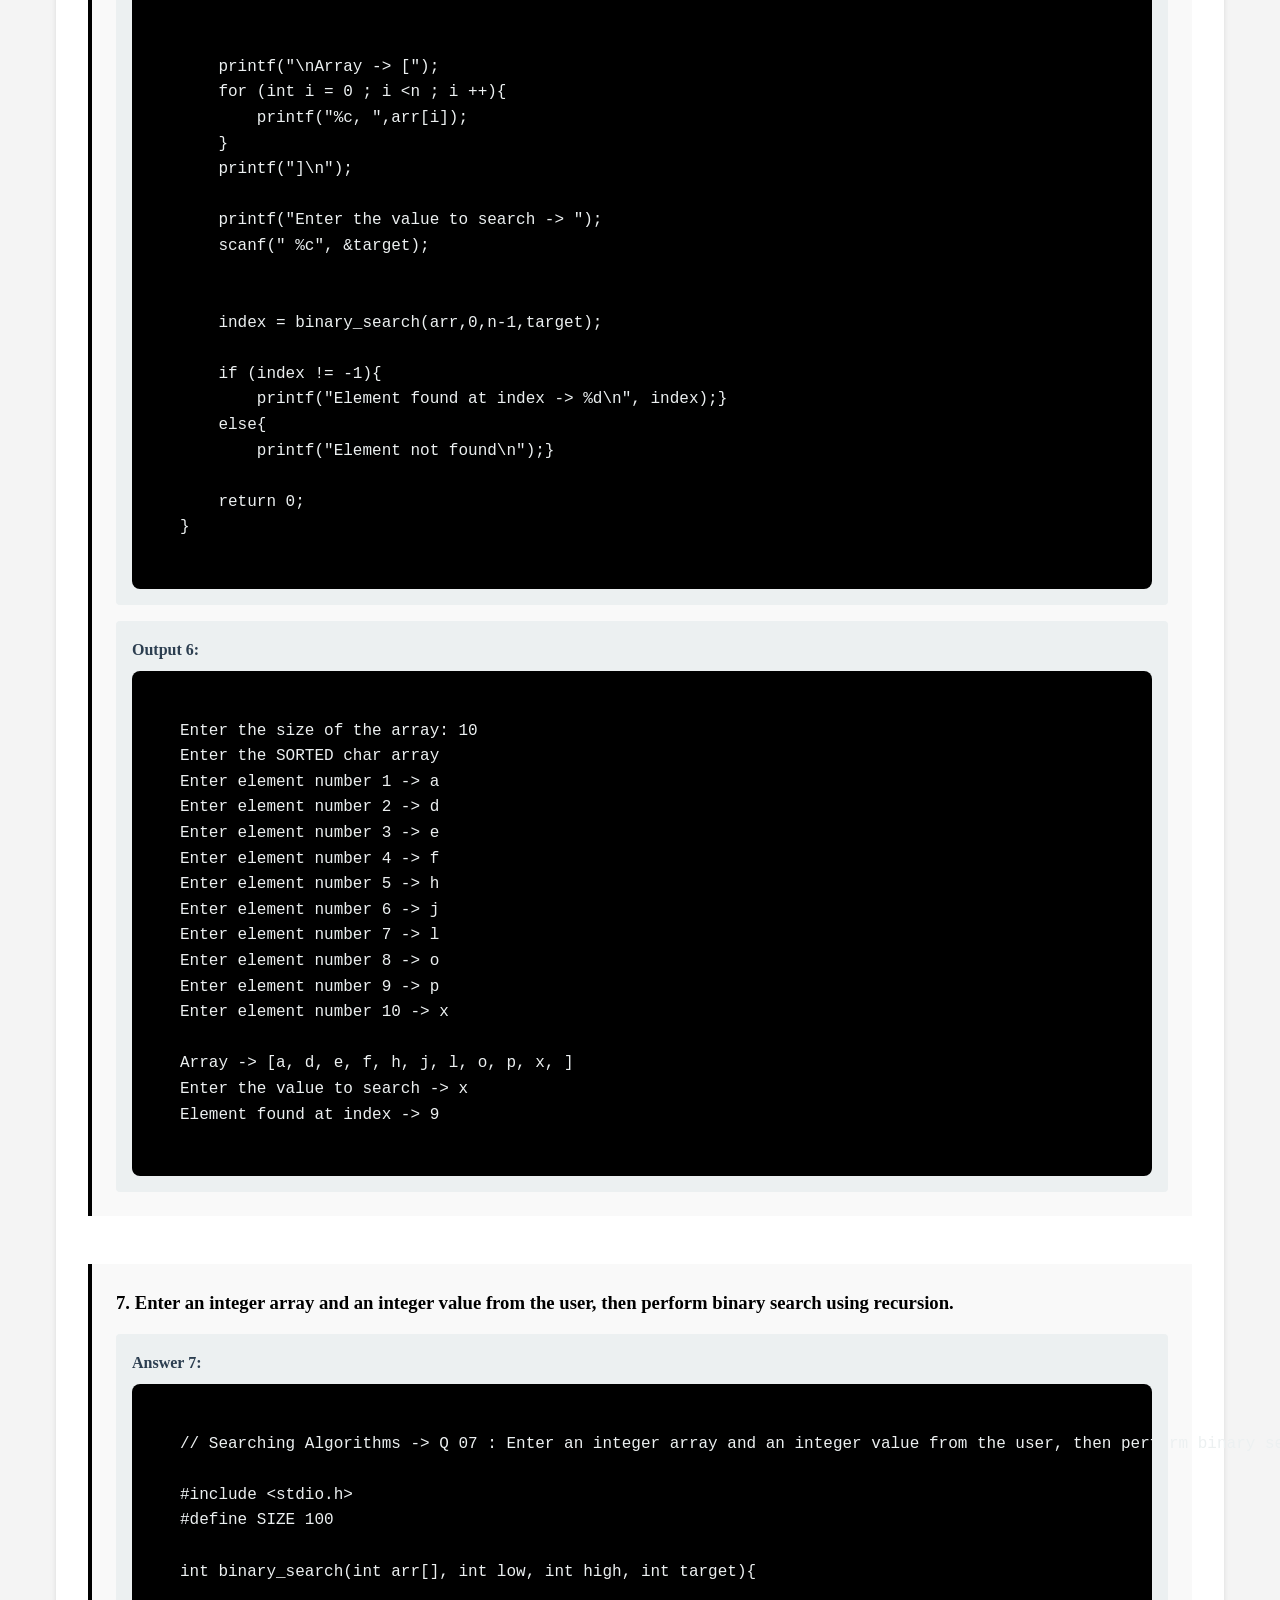
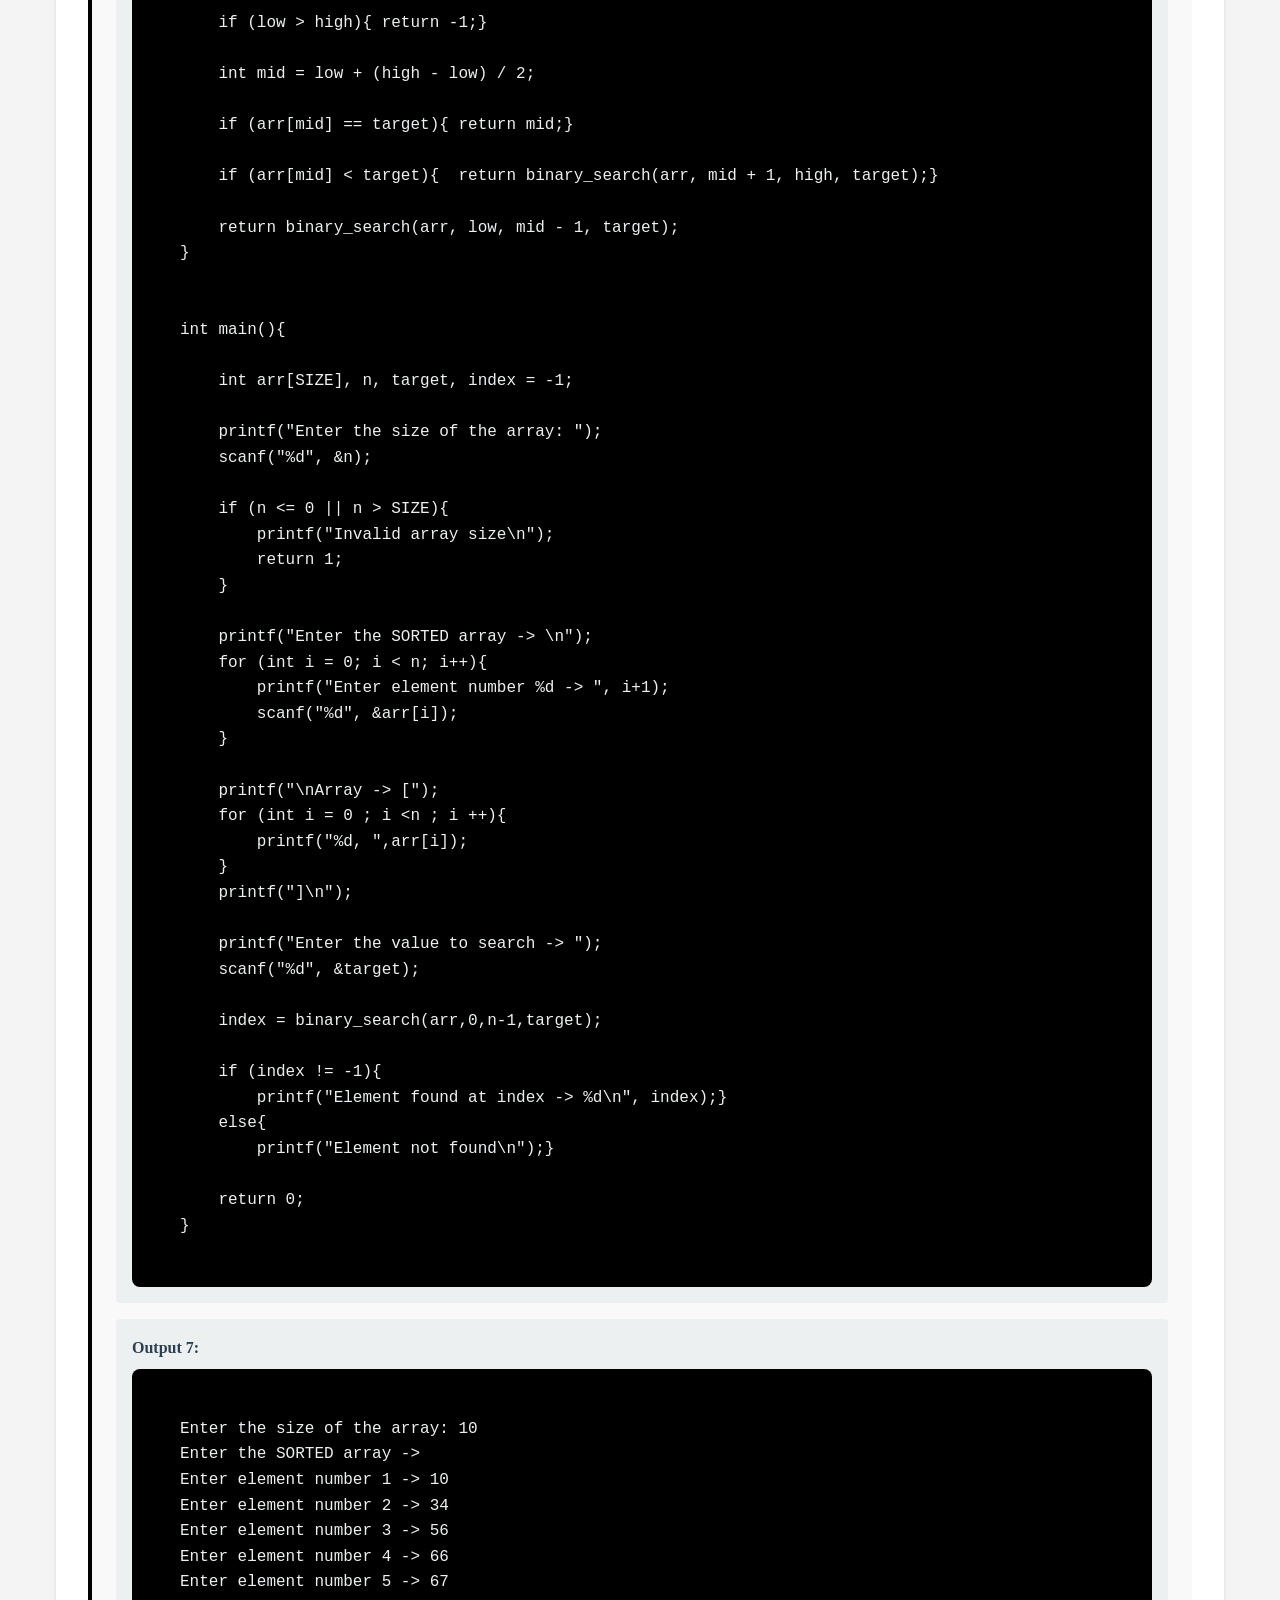
<file: web-pages/searching-algorithms.html>
<!DOCTYPE html>
<html lang="en">
<head>
    <meta charset="UTF-8">
    <meta name="viewport" content="width=device-width, initial-scale=1.0">
    <title>SEARCHING ALGORITHMS - BCA 4205/25 Daisy Dhiman</title>
    <link rel="stylesheet" href="style.css">
</head>
<body>
    <nav class="simple-nav">
        <div class="nav-logo"><a href="../index.html">Data Structures Questions</a></div>
    </nav>

    <div class="container">
        <a href="../index.html" class="back-link">&larr; Back to Home</a>

        <div class="questions-page">
            <h1>SEARCHING ALGORITHMS</h1>

            <div class="question-index">
                <h2>Questions List</h2>
                <ul>
                    <li><a href="#q1">1. Enter an integer array and an integer value from the user, then perform linear search using iteration.</a></li>
                    <li><a href="#q2">2. Enter a string and a character from the user, then perform linear search using recursion.</a></li>
                    <li><a href="#q3">3. Enter an integer array and an integer value from the user, then perform linear search using recursion.</a></li>
                    <li><a href="#q4">4. Enter a string and a character from the user, then perform linear search using iteration.</a></li>
                    <li><a href="#q5">5. Enter an integer array and an integer value from the user, then perform binary search using iteration.</a></li>
                    <li><a href="#q6">6. Enter a string and a character from the user, then perform binary search using recursion.</a></li>
                    <li><a href="#q7">7. Enter an integer array and an integer value from the user, then perform binary search using recursion.</a></li>
                    <li><a href="#q8">8. Enter a string and a character from the user, then perform binary search using iteration.</a></li>
                    <li><a href="#q9">9. Calculate the best-case and worst-case time complexity of linear search and measure its execution time on an integer array.</a></li>
                    <li><a href="#q10">10. Calculate the best-case and worst-case time complexity of binary search and measure its execution time on an integer array.</a></li>
                </ul>
            </div>

<div class="question-section" id="q1">
<h3>1. Enter an integer array and an integer value from the user, then perform linear search using iteration.</h3>
<div class="answer-box">
<h4>Answer 1:</h4>
<pre><code>// Searching Algorithms -&gt; Q 01 : Enter an integer array and an integer value from the user, then perform linear search using iteration.

#include &lt;stdio.h&gt;
#define SIZE 100

int main(){

    int arr[SIZE], n, target, index = -1;

    printf(&quot;Enter the size of the array: &quot;);
    scanf(&quot;%d&quot;, &amp;n);

    if (n &lt;= 0 || n &gt; SIZE){
        printf(&quot;Invalid array size\n&quot;);
        return 1;
    }

    for (int i = 0; i &lt; n; i++){
        printf(&quot;Enter element number %d -&gt; &quot;, i+1);
        scanf(&quot;%d&quot;, &amp;arr[i]);
    }

    printf(&quot;\nArray -&gt; [&quot;);
    for (int i = 0 ; i &lt;n ; i ++){
        printf(&quot;%d, &quot;,arr[i]);
    }
    printf(&quot;]\n&quot;);

    printf(&quot;Enter the value to search -&gt; &quot;);
    scanf(&quot;%d&quot;, &amp;target);

    for (int i = 0; i &lt; n; i++){
        if (arr[i] == target){
            index = i;
            break;
        }
    }

    if (index != -1){
        printf(&quot;Element found at index -&gt; %d\n&quot;, index);}
    else{
        printf(&quot;Element not found\n&quot;);}

    return 0;
}</code></pre>
</div>
<div class="answer-box">
<h4>Output 1:</h4>
<pre><code>Enter the size of the array: 10
Enter element number 1 -&gt; 1
Enter element number 2 -&gt; 34
Enter element number 3 -&gt; 23
Enter element number 4 -&gt; -33
Enter element number 5 -&gt; 0
Enter element number 6 -&gt; 559
Enter element number 7 -&gt; 9
Enter element number 8 -&gt; -9
Enter element number 9 -&gt; 3
Enter element number 10 -&gt; 21

Array -&gt; [1, 34, 23, -33, 0, 559, 9, -9, 3, 21, ]
Enter the value to search -&gt; -9
Element found at index -&gt; 7
</code></pre>
</div>
</div>

<div class="question-section" id="q2">
<h3>2. Enter a string and a character from the user, then perform linear search using recursion.</h3>
<div class="answer-box">
<h4>Answer 2:</h4>
<pre><code>// Searching Algorithms -&gt; Q 02 : Enter a string and a character from the user, then perform linear search using recursion.



#include &lt;stdio.h&gt;
#define SIZE 100

int linear_srch(char arr[],int n,int index,char data){
    if(index&gt;=n){
        return -1;
    }
    
    if(arr[index] == data){
        return index;
    }
    return linear_srch(arr,n,index+1,data);
}

int main(){

    char arr[SIZE],target;
    int n, index = -1;

    printf(&quot;Enter the size of the array: &quot;);
    scanf(&quot;%d&quot;, &amp;n);

    if (n &lt;= 0 || n &gt; SIZE){
        printf(&quot;Invalid array size\n&quot;);
        return 1;
    }

    for (int i = 0; i &lt; n; i++){
        printf(&quot;Enter element number %d -&gt; &quot;, i+1);
        scanf(&quot; %c&quot;, &amp;arr[i]);
    }

    printf(&quot;\nArray -&gt; [&quot;);
    for (int i = 0 ; i &lt;n ; i ++){
        printf(&quot;%c, &quot;,arr[i]);
    }
    printf(&quot;]\n&quot;);

    printf(&quot;Enter the value to search -&gt; &quot;);
    scanf(&quot; %c&quot;, &amp;target);


    index = linear_srch(arr,n,0,target);

    if (index != -1){
        printf(&quot;Element found at index -&gt; %d\n&quot;, index);}
    else{
        printf(&quot;Element not found\n&quot;);}

    return 0;
}
</code></pre>
</div>
<div class="answer-box">
<h4>Output 2:</h4>
<pre><code>Enter the size of the array: 10
Enter element number 1 -&gt; s
Enter element number 2 -&gt; f
Enter element number 3 -&gt; h
Enter element number 4 -&gt; e
Enter element number 5 -&gt; v
Enter element number 6 -&gt; t
Enter element number 7 -&gt; c
Enter element number 8 -&gt; y
Enter element number 9 -&gt; s
Enter element number 10 -&gt; g

Array -&gt; [s, f, h, e, v, t, c, y, s, g, ]
Enter the value to search -&gt; c
Element found at index -&gt; 6
</code></pre>
</div>
</div>

<div class="question-section" id="q3">
<h3>3. Enter an integer array and an integer value from the user, then perform linear search using recursion.</h3>
<div class="answer-box">
<h4>Answer 3:</h4>
<pre><code>// Searching Algorithms -&gt; Q 03 : Enter an integer array and an integer value from the user, then perform linear search using recursion.


#include &lt;stdio.h&gt;
#define SIZE 100

int linear_srch(int arr[],int n,int index,int data){
    if(index&gt;=n){
        return -1;
    }
    
    if(arr[index] == data){
        return index;
    }
    return linear_srch(arr,n,index+1,data);
}

int main(){

    int arr[SIZE], n, target, index = -1;

    printf(&quot;Enter the size of the array: &quot;);
    scanf(&quot;%d&quot;, &amp;n);

    if (n &lt;= 0 || n &gt; SIZE){
        printf(&quot;Invalid array size\n&quot;);
        return 1;
    }

    for (int i = 0; i &lt; n; i++){
        printf(&quot;Enter element number %d -&gt; &quot;, i+1);
        scanf(&quot;%d&quot;, &amp;arr[i]);
    }

    printf(&quot;\nArray -&gt; [&quot;);
    for (int i = 0 ; i &lt;n ; i ++){
        printf(&quot;%d, &quot;,arr[i]);
    }
    printf(&quot;]\n&quot;);

    printf(&quot;Enter the value to search -&gt; &quot;);
    scanf(&quot;%d&quot;, &amp;target);


    index = linear_srch(arr,n,0,target);

    if (index != -1){
        printf(&quot;Element found at index -&gt; %d\n&quot;, index);}
    else{
        printf(&quot;Element not found\n&quot;);}

    return 0;
}</code></pre>
</div>
<div class="answer-box">
<h4>Output 3:</h4>
<pre><code>Enter the size of the array: 10
Enter element number 1 -&gt; 1
Enter element number 2 -&gt; 24
Enter element number 3 -&gt; 2
Enter element number 4 -&gt; 456
Enter element number 5 -&gt; 72
Enter element number 6 -&gt; -89
Enter element number 7 -&gt; -9
Enter element number 8 -&gt; 0
Enter element number 9 -&gt; 3
Enter element number 10 -&gt; 43

Array -&gt; [1, 24, 2, 456, 72, -89, -9, 0, 3, 43, ]
Enter the value to search -&gt; -9
Element found at index -&gt; 6
</code></pre>
</div>
</div>

<div class="question-section" id="q4">
<h3>4. Enter a string and a character from the user, then perform linear search using iteration.</h3>
<div class="answer-box">
<h4>Answer 4:</h4>
<pre><code>// Searching Algorithms -&gt; Q 04 : Enter a string and a character from the user, then perform linear search using iteration.


#include &lt;stdio.h&gt;
#define SIZE 100

int main(){

    char arr[SIZE],target;
    int n, index = -1;

    printf(&quot;Enter the size of the array: &quot;);
    scanf(&quot;%d&quot;, &amp;n);

    if (n &lt;= 0 || n &gt; SIZE){
        printf(&quot;Invalid array size\n&quot;);
        return 1;
    }

    for (int i = 0; i &lt; n; i++){
        printf(&quot;Enter element number %d -&gt; &quot;, i+1);
        scanf(&quot; %c&quot;, &amp;arr[i]);
    }

    printf(&quot;\nArray -&gt; [&quot;);
    for (int i = 0 ; i &lt;n ; i ++){
        printf(&quot;%c, &quot;,arr[i]);
    }
    printf(&quot;]\n&quot;);

    printf(&quot;Enter the value to search -&gt; &quot;);
    scanf(&quot; %c&quot;, &amp;target);

    for (int i = 0; i &lt; n; i++){
        if (arr[i] == target){
            index = i;
            break;
        }
    }

    if (index != -1){
        printf(&quot;Element found at index -&gt; %d\n&quot;, index);}
    else{
        printf(&quot;Element not found\n&quot;);}

    return 0;
}</code></pre>
</div>
<div class="answer-box">
<h4>Output 4:</h4>
<pre><code>Enter the size of the array: 10
Enter element number 1 -&gt; f
Enter element number 2 -&gt; c
Enter element number 3 -&gt; s
Enter element number 4 -&gt; g
Enter element number 5 -&gt; h
Enter element number 6 -&gt; x
Enter element number 7 -&gt; x
Enter element number 8 -&gt; c
Enter element number 9 -&gt; e
Enter element number 10 -&gt; o

Array -&gt; [f, c, s, g, h, x, x, c, e, o, ]
Enter the value to search -&gt; o
Element found at index -&gt; 9
</code></pre>
</div>
</div>

<div class="question-section" id="q5">
<h3>5. Enter an integer array and an integer value from the user, then perform binary search using iteration.</h3>
<div class="answer-box">
<h4>Answer 5:</h4>
<pre><code>// Searching Algorithms -&gt; Q 05 : Enter an integer array and an integer value from the user, then perform binary search using iteration.

#include &lt;stdio.h&gt;
#define SIZE 100

int binary_search(int arr[], int n, int target)
{
    int low = 0, high = n - 1, mid;

    while (low &lt;= high){
        mid = low + (high - low) / 2;

        if (arr[mid] == target) {return mid;}

        else if (arr[mid] &lt; target) {low = mid + 1;}

        else{  high = mid - 1;}
    }
    return -1;
}

int main(){

    int arr[SIZE], n, target, index = -1;

    printf(&quot;Enter the size of the array: &quot;);
    scanf(&quot;%d&quot;, &amp;n);
    
    if (n &lt;= 0 || n &gt; SIZE){
        printf(&quot;Invalid array size\n&quot;);
        return 1;
    }
    
    printf(&quot;Enter the SORTED array -&gt; \n&quot;);
    for (int i = 0; i &lt; n; i++){
        printf(&quot;Enter element number %d -&gt; &quot;, i+1);
        scanf(&quot;%d&quot;, &amp;arr[i]);
    }

    printf(&quot;\nArray -&gt; [&quot;);
    for (int i = 0 ; i &lt;n ; i ++){
        printf(&quot;%d, &quot;,arr[i]);
    }
    printf(&quot;]\n&quot;);

    printf(&quot;Enter the value to search -&gt; &quot;);
    scanf(&quot;%d&quot;, &amp;target);

    index = binary_search(arr,n,target);

    if (index != -1){
        printf(&quot;Element found at index -&gt; %d\n&quot;, index);}
    else{
        printf(&quot;Element not found\n&quot;);}

    return 0;
}</code></pre>
</div>
<div class="answer-box">
<h4>Output 5:</h4>
<pre><code>Enter the size of the array: 10
Enter the SORTED array -&gt; 
Enter element number 1 -&gt; 1
Enter element number 2 -&gt; 2
Enter element number 3 -&gt; 33
Enter element number 4 -&gt; 45
Enter element number 5 -&gt; 55
Enter element number 6 -&gt; 66
Enter element number 7 -&gt; 78
Enter element number 8 -&gt; 89
Enter element number 9 -&gt; 90
Enter element number 10 -&gt; 91

Array -&gt; [1, 2, 33, 45, 55, 66, 78, 89, 90, 91, ]
Enter the value to search -&gt; 2
Element found at index -&gt; 1
</code></pre>
</div>
</div>

<div class="question-section" id="q6">
<h3>6. Enter a string and a character from the user, then perform binary search using recursion.</h3>
<div class="answer-box">
<h4>Answer 6:</h4>
<pre><code>// Searching Algorithms -&gt; Q 06 : Enter a string and a character from the user, then perform binary search using recursion.

#include &lt;stdio.h&gt;
#define SIZE 100

int binary_search(char arr[], int low, int high, int target){
    
    if (low &gt; high){ return -1;}

    int mid = low + (high - low) / 2;

    if (arr[mid] == target){ return mid;}

    if (arr[mid] &lt; target){  return binary_search(arr, mid + 1, high, target);}

    return binary_search(arr, low, mid - 1, target);
}


int main(){

    char arr[SIZE],target;
    int n, index = -1;

    printf(&quot;Enter the size of the array: &quot;);
    scanf(&quot;%d&quot;, &amp;n);
    
    if (n &lt;= 0 || n &gt; SIZE){
        printf(&quot;Invalid array size\n&quot;);
        return 1;
    }
    
    
    printf(&quot;Enter the SORTED char array\n&quot;);
    for (int i = 0; i &lt; n; i++){
        printf(&quot;Enter element number %d -&gt; &quot;, i+1);
        scanf(&quot; %c&quot;, &amp;arr[i]);
    }


    printf(&quot;\nArray -&gt; [&quot;);
    for (int i = 0 ; i &lt;n ; i ++){
        printf(&quot;%c, &quot;,arr[i]);
    }
    printf(&quot;]\n&quot;);

    printf(&quot;Enter the value to search -&gt; &quot;);
    scanf(&quot; %c&quot;, &amp;target);


    index = binary_search(arr,0,n-1,target);

    if (index != -1){
        printf(&quot;Element found at index -&gt; %d\n&quot;, index);}
    else{
        printf(&quot;Element not found\n&quot;);}

    return 0;
}
</code></pre>
</div>
<div class="answer-box">
<h4>Output 6:</h4>
<pre><code>Enter the size of the array: 10
Enter the SORTED char array
Enter element number 1 -&gt; a
Enter element number 2 -&gt; d
Enter element number 3 -&gt; e
Enter element number 4 -&gt; f
Enter element number 5 -&gt; h
Enter element number 6 -&gt; j
Enter element number 7 -&gt; l
Enter element number 8 -&gt; o
Enter element number 9 -&gt; p
Enter element number 10 -&gt; x

Array -&gt; [a, d, e, f, h, j, l, o, p, x, ]
Enter the value to search -&gt; x
Element found at index -&gt; 9
</code></pre>
</div>
</div>

<div class="question-section" id="q7">
<h3>7. Enter an integer array and an integer value from the user, then perform binary search using recursion.</h3>
<div class="answer-box">
<h4>Answer 7:</h4>
<pre><code>// Searching Algorithms -&gt; Q 07 : Enter an integer array and an integer value from the user, then perform binary search using recursion.

#include &lt;stdio.h&gt;
#define SIZE 100

int binary_search(int arr[], int low, int high, int target){
    
    if (low &gt; high){ return -1;}

    int mid = low + (high - low) / 2;

    if (arr[mid] == target){ return mid;}

    if (arr[mid] &lt; target){  return binary_search(arr, mid + 1, high, target);}

    return binary_search(arr, low, mid - 1, target);
}


int main(){

    int arr[SIZE], n, target, index = -1;

    printf(&quot;Enter the size of the array: &quot;);
    scanf(&quot;%d&quot;, &amp;n);
    
    if (n &lt;= 0 || n &gt; SIZE){
        printf(&quot;Invalid array size\n&quot;);
        return 1;
    }
    
    printf(&quot;Enter the SORTED array -&gt; \n&quot;);
    for (int i = 0; i &lt; n; i++){
        printf(&quot;Enter element number %d -&gt; &quot;, i+1);
        scanf(&quot;%d&quot;, &amp;arr[i]);
    }

    printf(&quot;\nArray -&gt; [&quot;);
    for (int i = 0 ; i &lt;n ; i ++){
        printf(&quot;%d, &quot;,arr[i]);
    }
    printf(&quot;]\n&quot;);

    printf(&quot;Enter the value to search -&gt; &quot;);
    scanf(&quot;%d&quot;, &amp;target);

    index = binary_search(arr,0,n-1,target);

    if (index != -1){
        printf(&quot;Element found at index -&gt; %d\n&quot;, index);}
    else{
        printf(&quot;Element not found\n&quot;);}

    return 0;
}</code></pre>
</div>
<div class="answer-box">
<h4>Output 7:</h4>
<pre><code>Enter the size of the array: 10
Enter the SORTED array -&gt; 
Enter element number 1 -&gt; 10
Enter element number 2 -&gt; 34
Enter element number 3 -&gt; 56
Enter element number 4 -&gt; 66
Enter element number 5 -&gt; 67
Enter element number 6 -&gt; 90
Enter element number 7 -&gt; 91
Enter element number 8 -&gt; 101
Enter element number 9 -&gt; 109
Enter element number 10 -&gt; 200

Array -&gt; [10, 34, 56, 66, 67, 90, 91, 101, 109, 200, ]
Enter the value to search -&gt; 10
Element found at index -&gt; 0
</code></pre>
</div>
</div>

<div class="question-section" id="q8">
<h3>8. Enter a string and a character from the user, then perform binary search using iteration.</h3>
<div class="answer-box">
<h4>Answer 8:</h4>
<pre><code>// Searching Algorithms -&gt; Q 08 : Enter a string and a character from the user, then perform binary search using iteration.

#include &lt;stdio.h&gt;
#define SIZE 100

int binary_search(char arr[], int n, char target)
{
    int low = 0, high = n - 1, mid;

    while (low &lt;= high){
        mid = low + (high - low) / 2;

        if (arr[mid] == target) {return mid;}

        else if (arr[mid] &lt; target) {low = mid + 1;}

        else{  high = mid - 1;}
    }
    return -1;
}


int main(){

    char arr[SIZE],target;
    int n, index = -1;

    printf(&quot;Enter the size of the array: &quot;);
    scanf(&quot;%d&quot;, &amp;n);
    
    if (n &lt;= 0 || n &gt; SIZE){
        printf(&quot;Invalid array size\n&quot;);
        return 1;
    }
    
    
    printf(&quot;Enter the SORTED char array\n&quot;);
    for (int i = 0; i &lt; n; i++){
        printf(&quot;Enter element number %d -&gt; &quot;, i+1);
        scanf(&quot; %c&quot;, &amp;arr[i]);
    }


    printf(&quot;\nArray -&gt; [&quot;);
    for (int i = 0 ; i &lt;n ; i ++){
        printf(&quot;%c, &quot;,arr[i]);
    }
    printf(&quot;]\n&quot;);

    printf(&quot;Enter the value to search -&gt; &quot;);
    scanf(&quot; %c&quot;, &amp;target);


    index = binary_search(arr,n,target);

    if (index != -1){
        printf(&quot;Element found at index -&gt; %d\n&quot;, index);}
    else{
        printf(&quot;Element not found\n&quot;);}

    return 0;
}
</code></pre>
</div>
<div class="answer-box">
<h4>Output 8:</h4>
<pre><code>Enter the size of the array: 10
Enter the SORTED char array
Enter element number 1 -&gt; a
Enter element number 2 -&gt; d
Enter element number 3 -&gt; e
Enter element number 4 -&gt; f
Enter element number 5 -&gt; h
Enter element number 6 -&gt; j
Enter element number 7 -&gt; l
Enter element number 8 -&gt; o
Enter element number 9 -&gt; p
Enter element number 10 -&gt; x

Array -&gt; [a, d, e, f, h, j, l, o, p, x, ]
Enter the value to search -&gt; x
Element found at index -&gt; 9
</code></pre>
</div>
</div>

<div class="question-section" id="q9">
<h3>9. Calculate the best-case and worst-case time complexity of linear search and measure its execution time on an integer array.</h3>
<div class="answer-box">
<h4>Answer 9:</h4>
<pre><code>// Searching Algorithms -&gt; Q 09 : Calculate the best-case and worst-case time complexity of linear search and measure its execution time on an integer array.

#include &lt;stdio.h&gt;
#define SIZE 100

int main(){

    int arr[SIZE], n, target, index = -1;

    int steps = 0;

    printf(&quot;Enter the size of the array: &quot;);
    scanf(&quot;%d&quot;, &amp;n);

    if (n &lt;= 0 || n &gt; SIZE){
        printf(&quot;Invalid array size\n&quot;);
        return 1;
    }

    for (int i = 0; i &lt; n; i++){
        printf(&quot;Enter element number %d -&gt; &quot;, i+1);
        scanf(&quot;%d&quot;, &amp;arr[i]);
    }

    printf(&quot;\nArray -&gt; [&quot;);
    for (int i = 0 ; i &lt;n ; i ++){
        printf(&quot;%d, &quot;,arr[i]);
    }
    printf(&quot;]\n&quot;);

    printf(&quot;Enter the value to search -&gt; &quot;);
    scanf(&quot;%d&quot;, &amp;target);

    for (int i = 0; i &lt; n; i++){
        steps++;
        if (arr[i] == target){
            index = i;
            break;
        }
    }

    if (index != -1){
        printf(&quot;Element found at index -&gt; %d\n&quot;, index);}
    else{
        printf(&quot;Element not found\n&quot;);}


    printf(&quot;Steps taken -&gt; %d\n&quot;, steps);

    printf(&quot;\nTime Complexity -&gt;\n&quot;);
    printf(&quot;Best case -&gt; O(1) -&gt; 1 step\n&quot;);
    printf(&quot;Worst case -&gt; O(n) -&gt; up to %d steps\n&quot;, n);

    return 0;
}</code></pre>
</div>
<div class="answer-box">
<h4>Output 9:</h4>
<pre><code>Enter the size of the array: 10
Enter element number 1 -&gt; 223
Enter element number 2 -&gt; 34
Enter element number 3 -&gt; 53
Enter element number 4 -&gt; 68
Enter element number 5 -&gt; 3
Enter element number 6 -&gt; 9
Enter element number 7 -&gt; 3
Enter element number 8 -&gt; 29
Enter element number 9 -&gt; -9
Enter element number 10 -&gt; 32

Array -&gt; [223, 34, 53, 68, 3, 9, 3, 29, -9, 32, ]
Enter the value to search -&gt; -9
Element found at index -&gt; 8
Steps taken -&gt; 9

Time Complexity -&gt;
Best case -&gt; O(1) -&gt; 1 step
Worst case -&gt; O(n) -&gt; up to 10 steps
</code></pre>
</div>
</div>

<div class="question-section" id="q10">
<h3>10. Calculate the best-case and worst-case time complexity of binary search and measure its execution time on an integer array.</h3>
<div class="answer-box">
<h4>Answer 10:</h4>
<pre><code>// Searching Algorithms -&gt; Q 10 : Calculate the best-case and worst-case time complexity of binary search and measure its execution time on an integer array.

#include &lt;stdio.h&gt;
#define SIZE 100

int binary_search(int arr[], int n, int target, int * steps)
{
    int low = 0, high = n - 1, mid;

    while (low &lt;= high){
        mid = low + (high - low) / 2;
        (*steps)++;

        if (arr[mid] == target) {return mid;}

        else if (arr[mid] &lt; target) {low = mid + 1;}

        else{  high = mid - 1;}
    }
    return -1;
}

int main(){

    int arr[SIZE], n, target, index = -1;
    int steps = 0;

    printf(&quot;Enter the size of the array: &quot;);
    scanf(&quot;%d&quot;, &amp;n);
    
    if (n &lt;= 0 || n &gt; SIZE){
        printf(&quot;Invalid array size\n&quot;);
        return 1;
    }
    
    printf(&quot;Enter the SORTED array -&gt; \n&quot;);
    for (int i = 0; i &lt; n; i++){
        printf(&quot;Enter element number %d -&gt; &quot;, i+1);
        scanf(&quot;%d&quot;, &amp;arr[i]);
    }

    printf(&quot;\nArray -&gt; [&quot;);
    for (int i = 0 ; i &lt;n ; i ++){
        printf(&quot;%d, &quot;,arr[i]);
    }
    printf(&quot;]\n&quot;);

    printf(&quot;Enter the value to search -&gt; &quot;);
    scanf(&quot;%d&quot;, &amp;target);

    index = binary_search(arr,n,target,&amp;steps);

    if (index != -1){
        printf(&quot;Element found at index -&gt; %d\n&quot;, index);}
    else{
        printf(&quot;Element not found\n&quot;);}

    
    printf(&quot;Steps taken in Binary Search -&gt; %d\n&quot;, steps);

    printf(&quot;\nTime Complexity -&gt;\n&quot;);
    printf(&quot;Best case -&gt; O(1)\n&quot;);
    printf(&quot;Worst case -&gt; O(log(n))\n&quot;);


    return 0;
}</code></pre>
</div>
<div class="answer-box">
<h4>Output 10:</h4>
<pre><code>Enter the size of the array: 10
Enter the SORTED array -&gt; 
Enter element number 1 -&gt; 12
Enter element number 2 -&gt; 34
Enter element number 3 -&gt; 42
Enter element number 4 -&gt; 56
Enter element number 5 -&gt; 58
Enter element number 6 -&gt; 89
Enter element number 7 -&gt; 90
Enter element number 8 -&gt; 100
Enter element number 9 -&gt; 234
Enter element number 10 -&gt; 300

Array -&gt; [12, 34, 42, 56, 58, 89, 90, 100, 234, 300, ]
Enter the value to search -&gt; 100
Element found at index -&gt; 7
Steps taken in Binary Search -&gt; 2

Time Complexity -&gt;
Best case -&gt; O(1)
Worst case -&gt; O(log(n))
</code></pre>
</div>
</div>
        </div>
    </div>

    <footer>
        <p>DAISY DHIMAN BCA 4205/25 SEC A</p>
    </footer>
</body>
</html>
</file>
<file: web-pages/style.css>
.simple-nav {
    background-color: #fff;           
    color: #111;                  
    display: flex;
    align-items: center;
    justify-content: center;        
    height: 60px;
  
  }
  
  .simple-nav a {
    text-decoration: none;
    color: #111;
    font-weight: 600;
    font-size: 1.1rem;
 
  }
  
  .simple-nav a:hover {
    color: #3498db;
    
  }
  
* {
    margin: 0;
    padding: 0;
    box-sizing: border-box;
}

body {
    font-family: "Cascadia Code";
    line-height: 1.6;
    background-color: #f4f4f4;
    color: #333;
}



.container {
    max-width: 1200px;
    margin: 2rem auto;
    padding: 0 1rem;
}

.hero-section {
    text-align: center;
    background-color: white;
    padding: 2rem;
    margin-bottom: 2rem;
    border-radius: 8px;
    box-shadow: 0 2px 5px rgba(0,0,0,0.1);
}

.hero-image {
    /* hero image styling */
    width: 100%;
    height: auto;
    margin-bottom: 1rem;
}

.topics-grid {
    display: grid;
    gap: 1.5rem;
    margin-top: 2rem;
}

.topic-card {
    background-color: white;
    padding: 1.5rem;
    border-radius: 8px;
    box-shadow: 0 2px 5px rgba(0,0,0,0.1);
    /* transition: transform 1s ease; */
}

.references{
    text-align: center;
    background-color: white;
    padding: 1.5rem;
    border-radius: 8px;
    box-shadow: 0 2px 5px rgba(0,0,0,0.1);
    transition: transform 1s ease;

}

/* .topic-card:hover {
    transform: translateY(-10px);
} */

.topic-card a {
    text-decoration: none;
    color: #2c3e50;
    font-size: 1.1rem;
    font-weight: bold;
    display: block;
}

.topic-card a:hover {
    color: #3498db;
}

.back-link {
    display: inline-block;
    margin-bottom: 1rem;
    padding: 0.5rem 1rem;
    background-color: #000000;
    color: white;
    text-decoration: none;
    border-radius: 4px;
}

.back-link:hover {
    color: #000000;
    background-color: #ffffff;
    transform: translateY(-2px);
}

.questions-page {
    background-color: white;
    padding: 2rem;
    border-radius: 8px;
    box-shadow: 0 2px 5px rgba(0,0,0,0.1);
}

.questions-page h1 {
    color: #2c3e50;
    margin-bottom: 2rem;
    text-align: center;
}

.question-index {
    background-color: #ecf0f1;
    padding: 1.5rem;
    margin-bottom: 2rem;
    border-radius: 8px;
}

.question-index h2 {
    margin-bottom: 1rem;
    color: #000000;
}

.question-index ul {
    list-style-type: none;
}

.question-index li {
    margin-bottom: 0.5rem;
}

.question-index a {
    color: #463939;
    text-decoration: none;
}

.question-index a:hover {
    color: #2980b9;
}

.question-section {
    margin-bottom: 3rem;
    padding: 1.5rem;
    border-left: 4px solid #000000;
    background-color: #f9f9f9;
}

.question-section h3 {
    color: #000000;
    margin-bottom: 1rem;
}

.answer-box {
    background-color: #ecf0f1;
    padding: 1rem;
    margin-top: 1rem;
    border-radius: 4px;
}

.answer-box h4 {
    margin-bottom: 0.5rem;
    color: #2c3e50;
}

pre {
    background-color: #000000;
    color: #ecf0f1;
    padding: 3rem;
    border-radius: 8px;
}

code {
    font-family: 'Courier New';
}

footer {
    background-color: #fff;         
    display: flex;
    align-items: center;
    justify-content: center;       
    height: 60px;

  }
</file>
